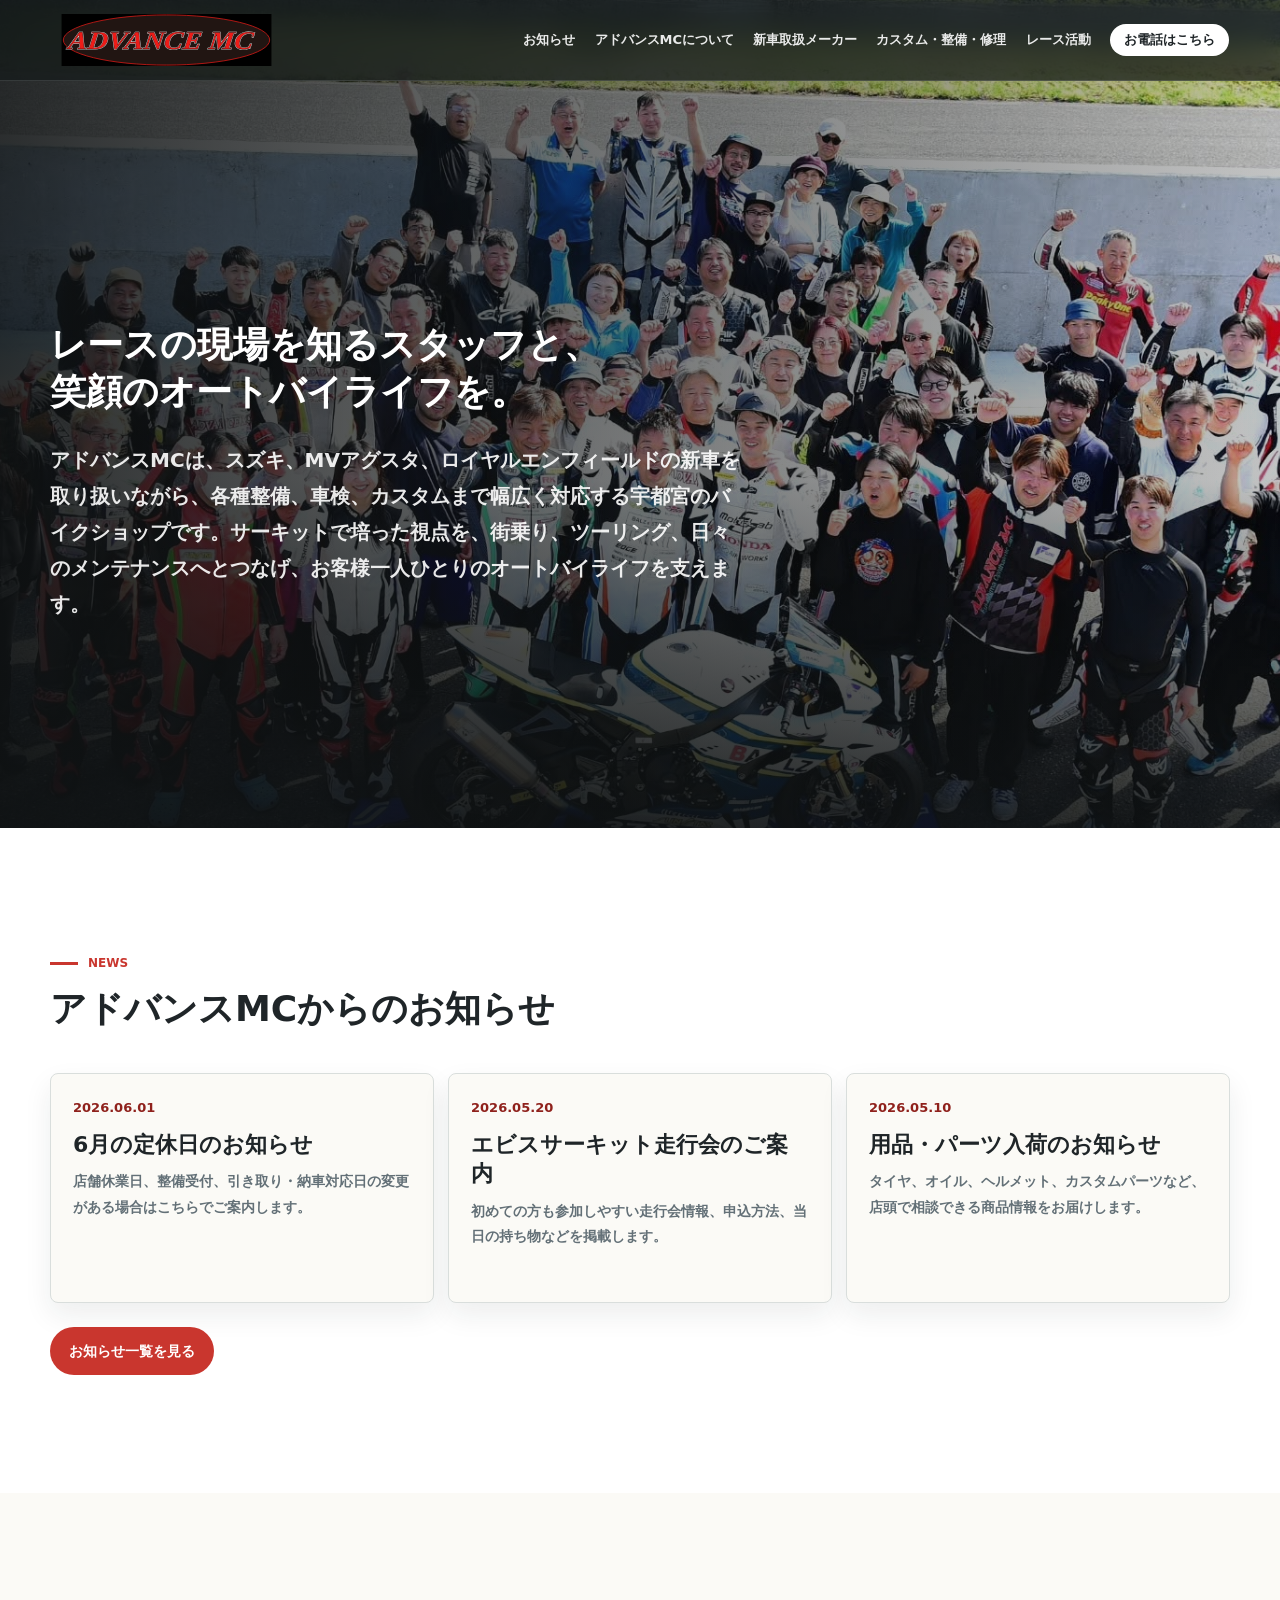
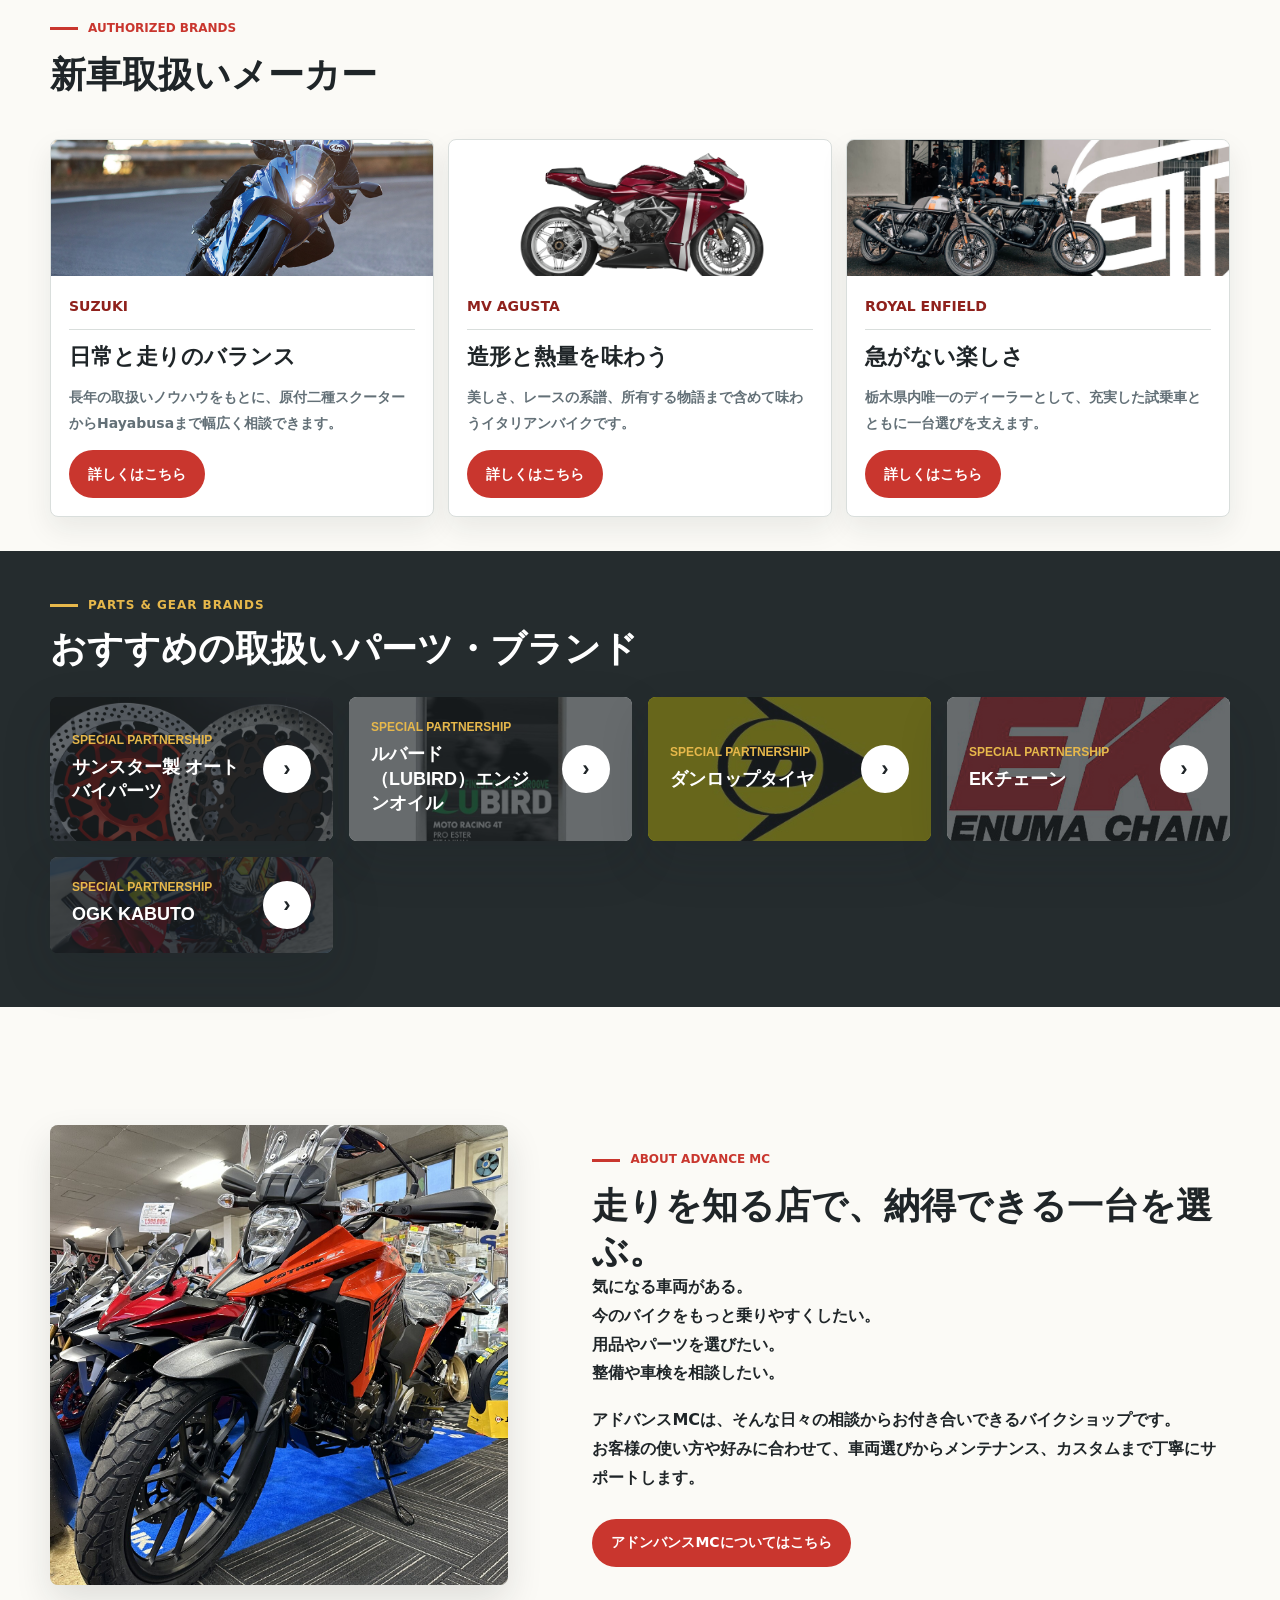
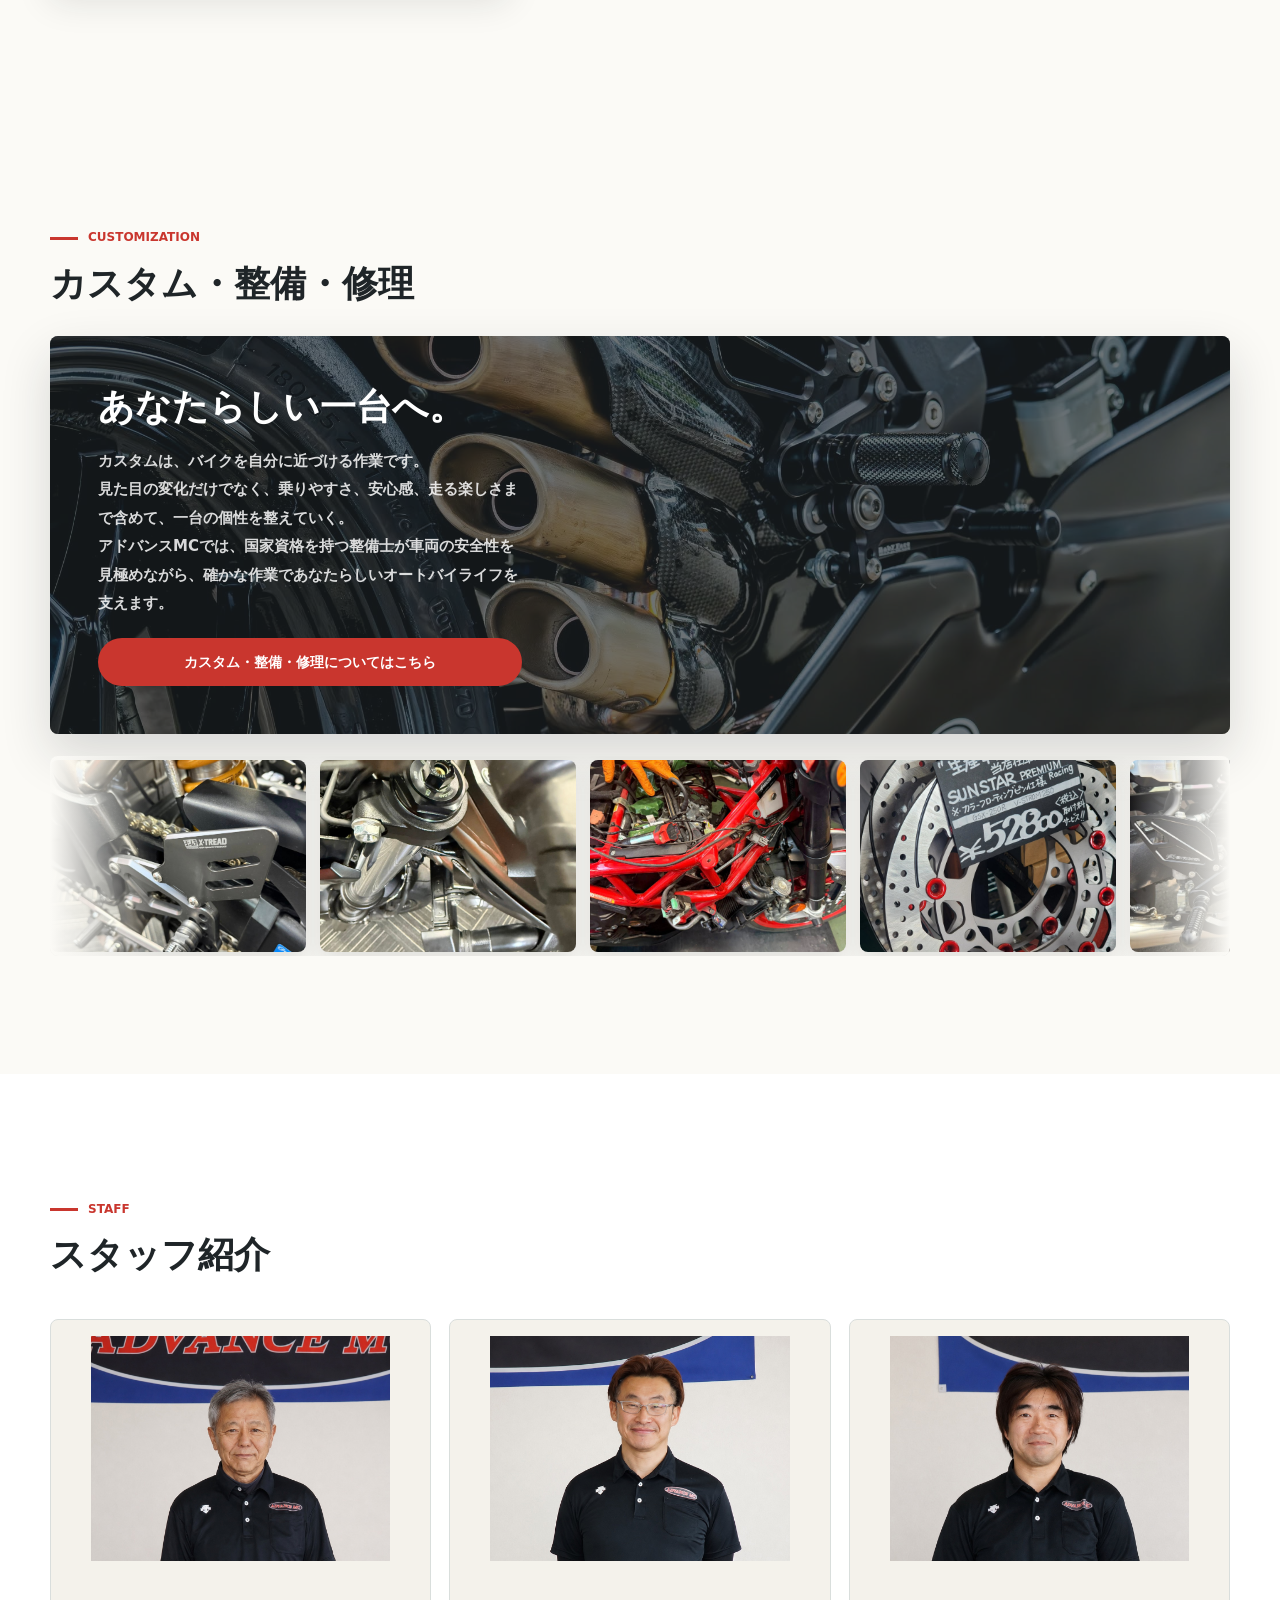
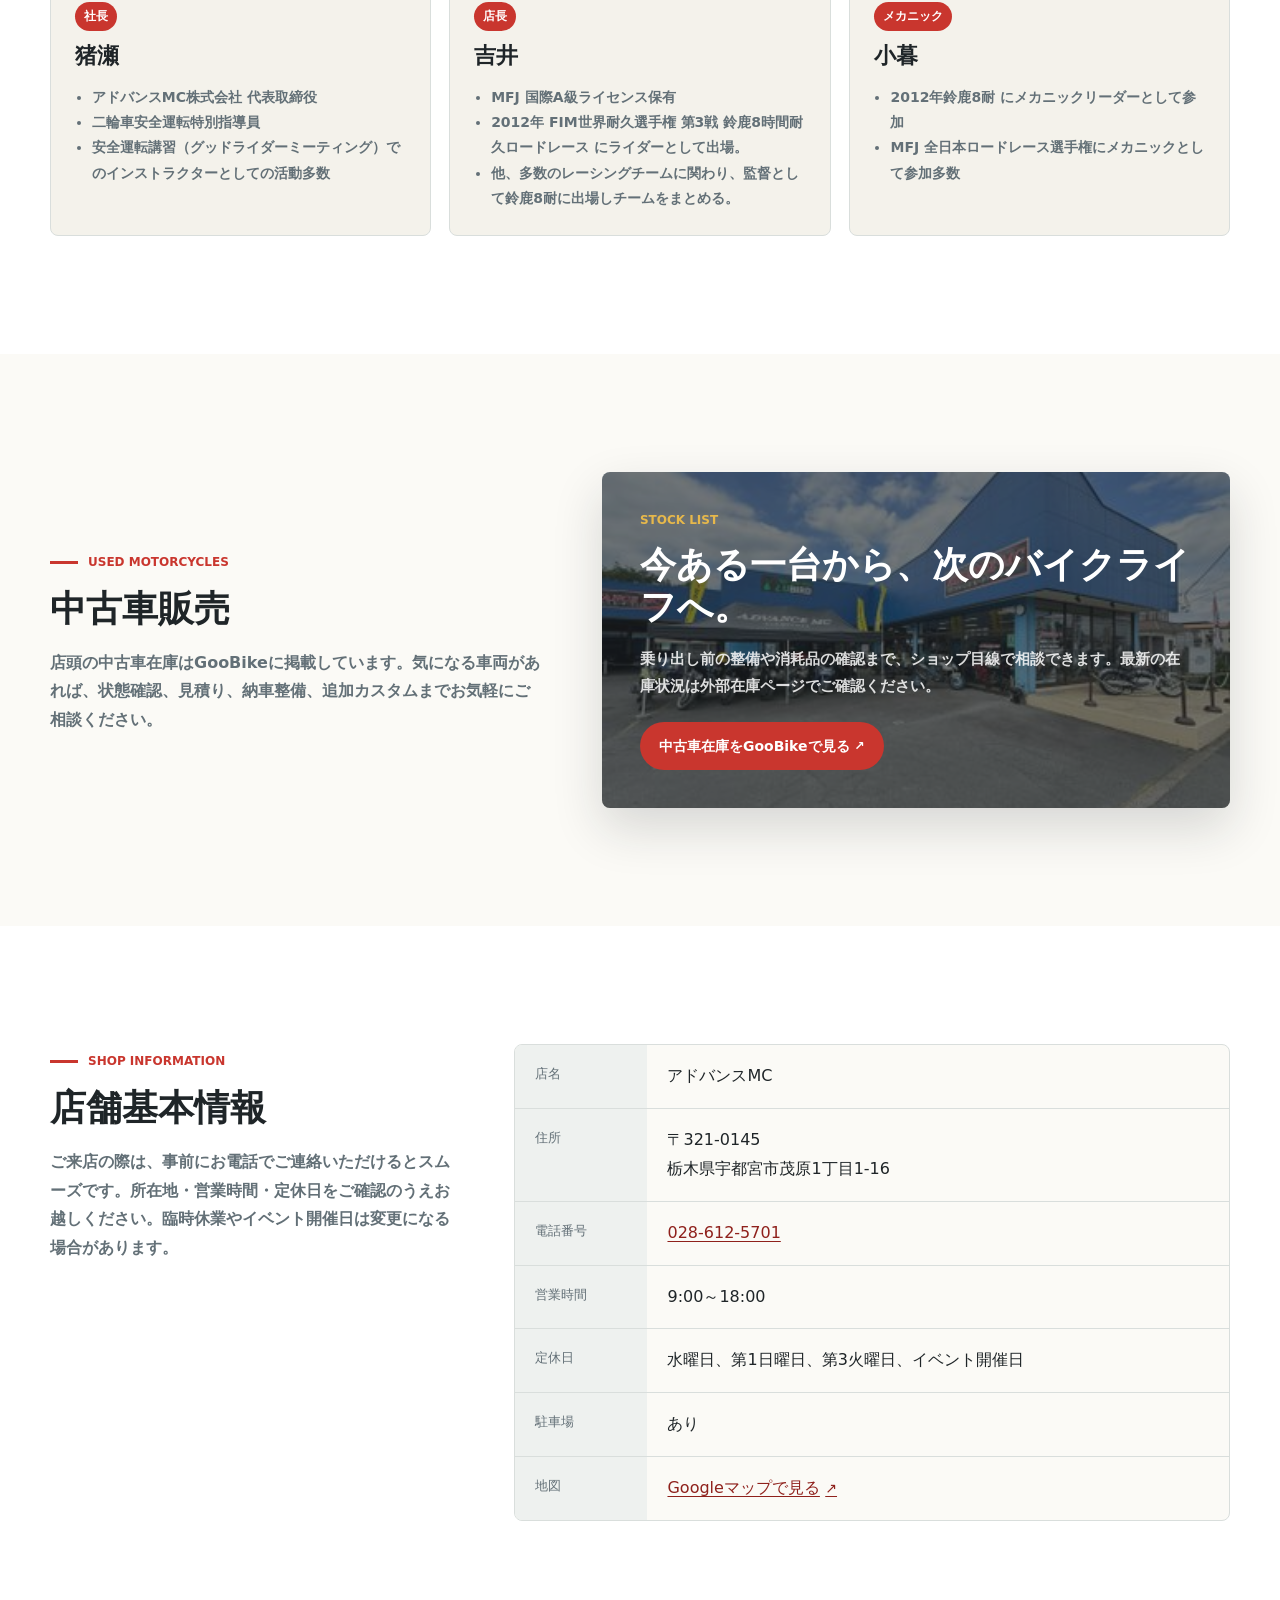
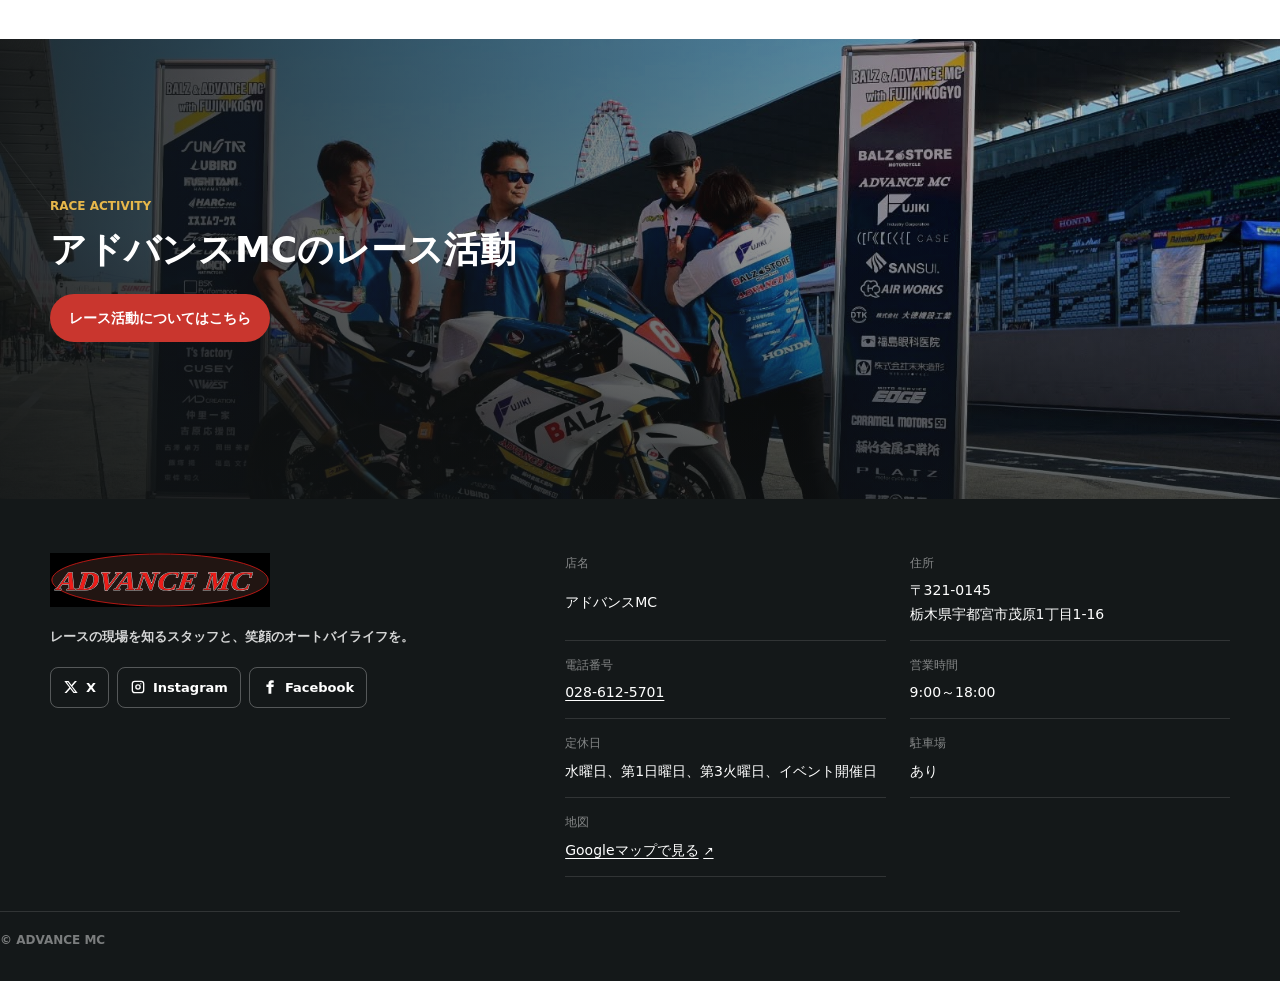
<file: index.html>
<!doctype html>
<html lang="ja">
<head>
  <meta charset="utf-8">
  <meta name="viewport" content="width=device-width, initial-scale=1">
  <title>アドバンスMC | レースの現場を知るスタッフと、笑顔のオートバイライフを。</title>
  <meta name="description" content="栃木県宇都宮市のバイクショップ、アドバンスMCのトップページデザイン案。レース経験を日常のバイクライフへつなげる、相談しやすい地域のショップです。">
  <link rel="icon" href="data:image/svg+xml,%3Csvg xmlns='http://www.w3.org/2000/svg' viewBox='0 0 64 64'%3E%3Ccircle cx='32' cy='32' r='30' fill='%23c9362e'/%3E%3Ctext x='32' y='38' text-anchor='middle' font-family='Arial,sans-serif' font-size='18' font-weight='700' fill='white'%3EMC%3C/text%3E%3C/svg%3E">
  <link rel="stylesheet" href="assets/site.css">
</head>
<body>
  <header class="site-header">
    <a class="brand" href="#top" aria-label="アドバンスMC トップへ">
      <img class="brand-logo" src="assets/advance-mc-logo.svg" alt="ADVANCE MC">
    </a>
    <button class="menu-toggle" type="button" aria-expanded="false" aria-controls="site-nav" aria-label="メニューを開く">
      <span></span>
      <span></span>
      <span></span>
    </button>
    <nav class="nav" id="site-nav" aria-label="主要ナビゲーション">
      <a href="info.html">お知らせ</a>
      <a href="about.html">アドバンスMCについて</a>
      <a href="#makers">新車取扱メーカー</a>
      <a href="service.html">カスタム・整備・修理</a>
      <a href="race.html">レース活動</a>
      <a class="tel" href="tel:0286125701">お電話はこちら</a>
    </nav>
  </header>

  <main id="top">
    <section class="hero" aria-label="アドバンスMC メインビジュアル">
      <div class="hero-slideshow" aria-hidden="true">
        <img class="hero-slide is-active" src="assets/hero-slide-1.jpg" alt="">
        <img class="hero-slide" src="assets/hero-slide-2.jpg" alt="">
        <img class="hero-slide" src="assets/hero-slide-3.jpg" alt="">
        <img class="hero-slide" src="assets/hero-slide-4.jpg" alt="">
        <img class="hero-slide" src="assets/hero-slide-5.jpg" alt="">
      </div>
      <div class="hero-inner">
        <h1>レースの現場を知るスタッフと、<br>笑顔のオートバイライフを。</h1>
        <p class="hero-lead">
          アドバンスMCは、スズキ、MVアグスタ、ロイヤルエンフィールドの新車を取り扱いながら、各種整備、車検、カスタムまで幅広く対応する宇都宮のバイクショップです。サーキットで培った視点を、街乗り、ツーリング、日々のメンテナンスへとつなげ、お客様一人ひとりのオートバイライフを支えます。
        </p>
      </div>
    </section>

    <section class="news" id="news">
      <div class="wrap">
        <div class="section-head news-head">
          <div>
            <span class="section-label">NEWS</span>
            <h2>アドバンスMCからのお知らせ</h2>
          </div>
        </div>
        <div class="news-list" aria-label="最新のお知らせ">
          <article class="news-card">
            <time datetime="2026-06-01">2026.06.01</time>
            <h3><a href="info-20260601.html">6月の定休日のお知らせ</a></h3>
            <p>店舗休業日、整備受付、引き取り・納車対応日の変更がある場合はこちらでご案内します。</p>
          </article>
          <article class="news-card">
            <time datetime="2026-05-20">2026.05.20</time>
            <h3><a href="info-20260520.html">エビスサーキット走行会のご案内</a></h3>
            <p>初めての方も参加しやすい走行会情報、申込方法、当日の持ち物などを掲載します。</p>
          </article>
          <article class="news-card">
            <time datetime="2026-05-10">2026.05.10</time>
            <h3><a href="info-20260510.html">用品・パーツ入荷のお知らせ</a></h3>
            <p>タイヤ、オイル、ヘルメット、カスタムパーツなど、店頭で相談できる商品情報をお届けします。</p>
          </article>
        </div>
        <a class="button news-link" href="info.html">お知らせ一覧を見る</a>
      </div>
    </section>

    <section class="makers" id="makers">
      <div class="wrap">
        <div class="section-head">
          <div>
            <span class="section-label">AUTHORIZED BRANDS</span>
            <h2>新車取扱いメーカー</h2>
          </div>
        </div>
        <div class="maker-grid">
          <article class="maker-card">
            <a class="maker-image-link" href="suzuki.html" aria-label="SUZUKIの詳細を見る">
              <img src="assets/maker-suzuki.jpg" alt="SUZUKI GSX-8F">
            </a>
            <div>
              <span class="maker-tag">SUZUKI</span>
              <h3>日常と走りのバランス</h3>
              <p>長年の取扱いノウハウをもとに、原付二種スクーターからHayabusaまで幅広く相談できます。</p>
              <a class="button maker-link" href="suzuki.html">詳しくはこちら</a>
            </div>
          </article>
          <article class="maker-card">
            <a class="maker-image-link" href="mv-agusta.html" aria-label="MV AGUSTAの詳細を見る">
              <img src="assets/maker-mv-agusta.png" alt="MV AGUSTA Superveloce">
            </a>
            <div>
              <span class="maker-tag">MV AGUSTA</span>
              <h3>造形と熱量を味わう</h3>
              <p>美しさ、レースの系譜、所有する物語まで含めて味わうイタリアンバイクです。</p>
              <a class="button maker-link" href="mv-agusta.html">詳しくはこちら</a>
            </div>
          </article>
          <article class="maker-card">
            <a class="maker-image-link" href="royal-enfield.html" aria-label="ROYAL ENFIELDの詳細を見る">
              <img src="assets/maker-royal-enfield.jpg" alt="ROYAL ENFIELD Continental GT 650">
            </a>
            <div>
              <span class="maker-tag">ROYAL ENFIELD</span>
              <h3>急がない楽しさ</h3>
              <p>栃木県内唯一のディーラーとして、充実した試乗車とともに一台選びを支えます。</p>
              <a class="button maker-link" href="royal-enfield.html">詳しくはこちら</a>
            </div>
          </article>
        </div>
      </div>
    </section>

    <div class="partnership-link">
      <div class="partnership-head">
        <span>PARTS & GEAR BRANDS</span>
        <h2>おすすめの取扱いパーツ・ブランド</h2>
      </div>
      <div class="partnership-item">
        <button class="partnership-card is-sunstar" type="button" aria-expanded="false" aria-controls="partnership-sunstar">
          <div>
            <span>SPECIAL PARTNERSHIP</span>
            <strong>サンスター製 オートバイパーツ</strong>
          </div>
          <span class="partnership-arrow" aria-hidden="true">›</span>
        </button>
      </div>
      <div class="partnership-item">
        <button class="partnership-card is-lubird" type="button" aria-expanded="false" aria-controls="partnership-lubird">
          <div>
            <span>SPECIAL PARTNERSHIP</span>
            <strong>ルバード（LUBIRD）エンジンオイル</strong>
          </div>
          <span class="partnership-arrow" aria-hidden="true">›</span>
        </button>
      </div>
      <div class="partnership-item">
        <button class="partnership-card is-dunlop" type="button" aria-expanded="false" aria-controls="partnership-dunlop">
          <div>
            <span>SPECIAL PARTNERSHIP</span>
            <strong>ダンロップタイヤ</strong>
          </div>
          <span class="partnership-arrow" aria-hidden="true">›</span>
        </button>
      </div>
      <div class="partnership-item">
        <button class="partnership-card is-ek" type="button" aria-expanded="false" aria-controls="partnership-ek">
          <div>
            <span>SPECIAL PARTNERSHIP</span>
            <strong>EKチェーン</strong>
          </div>
          <span class="partnership-arrow" aria-hidden="true">›</span>
        </button>
      </div>
      <div class="partnership-item">
        <button class="partnership-card is-ogk" type="button" aria-expanded="false" aria-controls="partnership-ogk">
          <div>
            <span>SPECIAL PARTNERSHIP</span>
            <strong>OGK KABUTO</strong>
          </div>
          <span class="partnership-arrow" aria-hidden="true">›</span>
        </button>
      </div>
      <div class="partnership-detail" id="partnership-sunstar" hidden>
        <img src="assets/kunimi-sunstar-banner.jpg" alt="サンスター製ブレーキディスク">
        <div class="partnership-detail-body">
          <h3>制動まわりを、安心して楽しめる状態へ。</h3>
          <p>街乗りやツーリングでも、ブレーキのタッチや安心感は走る楽しさに直結します。車両や使い方に合わせて、サンスター製ブレーキディスクの販売・取付を提案します。</p>
          <p>純正交換だけでなく、使用環境、走行距離、パッドとの相性、今後のメンテナンス性まで確認しながら、無理のないアップデートとして案内します。</p>
          <a class="button partnership-detail-link" href="https://www.sunstar-kc.jp/" target="_blank" rel="noopener">ブランド公式サイトへ</a>
        </div>
      </div>
      <div class="partnership-detail" id="partnership-lubird" hidden>
        <img src="assets/lubird-engine-oil-banner.jpg" alt="ルバードエンジンオイル">
        <div class="partnership-detail-body">
          <h3>エンジンを守ることから、走る気持ちよさを考える。</h3>
          <p>日常の街乗りからスポーツ走行まで、使い方に合わせたオイル選びはバイクとの付き合い方を変えます。交換時期や走行環境も含めて相談できます。</p>
          <p>通勤、ツーリング、サーキット走行など、熱の入り方や回転域は人によって異なります。車両状態を見ながら、安心して続けられる交換サイクルも含めて提案します。</p>
          <a class="button partnership-detail-link" href="https://www.ftkoil.com/" target="_blank" rel="noopener">ブランド公式サイトへ</a>
        </div>
      </div>
      <div class="partnership-detail" id="partnership-dunlop" hidden>
        <img src="assets/dunlop-tire-banner.jpg" alt="ダンロップ二輪タイヤ">
        <div class="partnership-detail-body">
          <h3>走り方に合わせて、タイヤの選択肢を広げる。</h3>
          <p>ツーリング、スポーツ走行、アドベンチャー、オフロードまで、タイヤは一台の性格を大きく左右します。走る場所とペースに合わせて選びます。</p>
          <p>グリップ、ライフ、雨天時の安心感、乗り心地のバランスを確認し、今の使い方に合う銘柄を一緒に絞り込みます。交換後の空気圧管理も含めて相談できます。</p>
          <a class="button partnership-detail-link" href="https://dunlop-motorcycletyres.com/" target="_blank" rel="noopener">ブランド公式サイトへ</a>
        </div>
      </div>
      <div class="partnership-detail" id="partnership-ek" hidden>
        <img src="assets/hero-slide-4.jpg" alt="ドライブチェーンと駆動まわりの整備提案">
        <div class="partnership-detail-body">
          <h3>駆動まわりを整えて、走りの気持ちよさを保つ。</h3>
          <p>チェーンはエンジンの力を後輪へ伝える大切な部品です。摩耗や張り、給油状態まで含めて確認し、車両や走り方に合うチェーン選びと交換を提案します。</p>
          <p>スプロケットの摩耗、清掃・給油の頻度、走行音や加減速時の違和感も確認しながら、駆動系全体で気持ちよく走れる状態を整えます。</p>
          <a class="button partnership-detail-link" href="https://www.enuma.co.jp/" target="_blank" rel="noopener">ブランド公式サイトへ</a>
        </div>
      </div>
      <div class="partnership-detail" id="partnership-ogk" hidden>
        <img src="assets/ogk-kabuto-slide.jpg" alt="ヘルメットとライディング用品の提案">
        <div class="partnership-detail-body">
          <h3>かぶり心地と安心感を、ライディングの土台に。</h3>
          <p>ヘルメットは安全性だけでなく、長時間の快適さや視界、空力も大切です。街乗りからスポーツ走行まで、使い方に合う選択を支えます。</p>
          <p>サイズ感、頬まわりのフィット、メガネやインカムとの相性など、実際の使い勝手も大切にしながら、無理なく使い続けられる一品を案内します。</p>
          <a class="button partnership-detail-link" href="https://www.ogkkabuto.co.jp/motorcycle/" target="_blank" rel="noopener">ブランド公式サイトへ</a>
        </div>
      </div>
    </div>

    <section class="story" id="concept">
      <div class="wrap story-grid">
        <div class="photo-stack" aria-label="店舗とスタッフの写真イメージ">
          <figure class="photo photo-large">
            <img src="assets/about-bike-selection.jpg" alt="店内に並ぶアドバンスMC取扱いバイク">
          </figure>
        </div>
        <div class="story-body">
          <span class="section-label">ABOUT ADVANCE MC</span>
          <h2>走りを知る店で、納得できる一台を選ぶ。</h2>
          <p>
            気になる車両がある。<br>
            今のバイクをもっと乗りやすくしたい。<br>
            用品やパーツを選びたい。<br>
            整備や車検を相談したい。
          </p>
          <p>
            アドバンスMCは、そんな日々の相談からお付き合いできるバイクショップです。<br>
            お客様の使い方や好みに合わせて、車両選びからメンテナンス、カスタムまで丁寧にサポートします。
          </p>
          <a class="button story-link" href="about.html">アドンバンスMCについてはこちら</a>
        </div>
      </div>
    </section>

    <section class="parts" id="parts">
      <div class="wrap">
        <div class="customization-head">
          <div>
            <span class="section-label">CUSTOMIZATION</span>
            <h2>カスタム・整備・修理</h2>
          </div>
        </div>
        <a class="custom-link-panel" href="service.html">
          <img src="assets/customization-main.jpg" alt="カスタム作業中のオートバイ">
          <div class="custom-link-content">
            <strong>あなたらしい一台へ。</strong>
            <p>
              カスタムは、バイクを自分に近づける作業です。<br>
              見た目の変化だけでなく、乗りやすさ、安心感、走る楽しさまで含めて、一台の個性を整えていく。<br>
              アドバンスMCでは、国家資格を持つ整備士が車両の安全性を見極めながら、確かな作業であなたらしいオートバイライフを支えます。
            </p>
            <span class="button custom-link-button">カスタム・整備・修理についてはこちら</span>
          </div>
        </a>
        <div class="custom-thumbnail-loop" aria-label="カスタムされたバイクのイメージ">
          <div class="custom-thumbnail-track">
            <img src="assets/custom-fb-1.jpg" alt="アドバンスMCのカスタムバイク写真">
            <img src="assets/custom-fb-2.jpg" alt="アドバンスMCのカスタムバイク写真">
            <img src="assets/custom-fb-3.jpg" alt="アドバンスMCのカスタムバイク写真">
            <img src="assets/custom-fb-4.jpg" alt="アドバンスMCのカスタムバイク写真">
            <img src="assets/custom-fb-5.jpg" alt="アドバンスMCのカスタムバイク写真">
            <img src="assets/custom-fb-6.jpg" alt="アドバンスMCのカスタムバイク写真">
            <img src="assets/custom-loop-1.jpg" alt="カスタムされたカフェレーサーの全体像">
            <img src="assets/custom-loop-2.jpg" alt="カスタムされたバイクのサイドビュー">
            <img src="assets/custom-loop-3.jpg" alt="クラシックなカスタムバイクの全体像">
            <img src="assets/custom-loop-4.jpg" alt="カフェレーサースタイルのバイク">
            <img src="assets/custom-loop-5.jpg" alt="カスタムバイクの横姿">
            <img src="assets/custom-loop-6.jpg" alt="レーサー仕様のクラシックバイク">
            <img src="assets/custom-fb-1.jpg" alt="" aria-hidden="true">
            <img src="assets/custom-fb-2.jpg" alt="" aria-hidden="true">
            <img src="assets/custom-fb-3.jpg" alt="" aria-hidden="true">
            <img src="assets/custom-fb-4.jpg" alt="" aria-hidden="true">
            <img src="assets/custom-fb-5.jpg" alt="" aria-hidden="true">
            <img src="assets/custom-fb-6.jpg" alt="" aria-hidden="true">
            <img src="assets/custom-loop-1.jpg" alt="" aria-hidden="true">
            <img src="assets/custom-loop-2.jpg" alt="" aria-hidden="true">
            <img src="assets/custom-loop-3.jpg" alt="" aria-hidden="true">
            <img src="assets/custom-loop-4.jpg" alt="" aria-hidden="true">
            <img src="assets/custom-loop-5.jpg" alt="" aria-hidden="true">
            <img src="assets/custom-loop-6.jpg" alt="" aria-hidden="true">
          </div>
        </div>
      </div>
    </section>

    <section class="staff" id="staff">
      <div class="wrap">
        <div class="section-head">
          <div>
            <span class="section-label">STAFF</span>
            <h2>スタッフ紹介</h2>
          </div>
        </div>
        <div class="staff-grid">
          <article class="staff-card">
            <figure class="staff-photo">
              <img src="assets/staff-inose.jpg?v=20260610" alt="社長 猪瀬の顔写真">
            </figure>
            <div class="staff-profile">
              <span class="staff-role">社長</span>
              <h3>猪瀬</h3>
              <ul>
                <li>アドバンスMC株式会社 代表取締役</li>
                <li>二輪車安全運転特別指導員</li>
                <li>安全運転講習（グッドライダーミーティング）でのインストラクターとしての活動多数</li>
              </ul>
            </div>
          </article>
          <article class="staff-card">
            <figure class="staff-photo">
              <img src="assets/staff-yoshii.jpg?v=20260610" alt="店長 吉井の顔写真">
            </figure>
            <div class="staff-profile">
              <span class="staff-role">店長</span>
              <h3>吉井</h3>
              <ul>
                <li>MFJ 国際A級ライセンス保有</li>
                <li>2012年 FIM世界耐久選手権 第3戦 鈴鹿8時間耐久ロードレース にライダーとして出場。</li>
                <li>他、多数のレーシングチームに関わり、監督として鈴鹿8耐に出場しチームをまとめる。</li>
              </ul>
            </div>
          </article>
          <article class="staff-card">
            <figure class="staff-photo">
              <img src="assets/staff-kogure.jpg?v=20260610" alt="メカニック 小暮の顔写真">
            </figure>
            <div class="staff-profile">
              <span class="staff-role">メカニック</span>
              <h3>小暮</h3>
              <ul>
                <li>2012年鈴鹿8耐 にメカニックリーダーとして参加</li>
                <li>MFJ 全日本ロードレース選手権にメカニックとして参加多数</li>
              </ul>
            </div>
          </article>
        </div>
      </div>
    </section>

    <section class="used-bikes" id="used-bikes">
      <div class="wrap used-bikes-layout">
        <div>
          <span class="section-label">USED MOTORCYCLES</span>
          <h2>中古車販売</h2>
          <p>
            店頭の中古車在庫はGooBikeに掲載しています。気になる車両があれば、状態確認、見積り、納車整備、追加カスタムまでお気軽にご相談ください。
          </p>
        </div>
        <a class="used-bikes-panel" href="https://www.goobike.com/shop/client_8400844/zaiko.html" target="_blank" rel="noopener">
          <span>STOCK LIST</span>
          <strong>今ある一台から、次のバイクライフへ。</strong>
          <p>
            乗り出し前の整備や消耗品の確認まで、ショップ目線で相談できます。最新の在庫状況は外部在庫ページでご確認ください。
          </p>
          <span class="button used-bikes-link">中古車在庫をGooBikeで見る</span>
        </a>
      </div>
    </section>

    <section class="shop-info" id="shop-info">
      <div class="wrap shop-info-layout">
        <div>
          <span class="section-label">SHOP INFORMATION</span>
          <h2>店舗基本情報</h2>
          <p class="info-lead">
            ご来店の際は、事前にお電話でご連絡いただけるとスムーズです。所在地・営業時間・定休日をご確認のうえお越しください。臨時休業やイベント開催日は変更になる場合があります。
          </p>
        </div>
        <div>
          <dl class="info-table">
            <div class="info-row">
              <dt>店名</dt>
              <dd>アドバンスMC</dd>
            </div>
            <div class="info-row">
              <dt>住所</dt>
              <dd>〒321-0145<br>栃木県宇都宮市茂原1丁目1-16</dd>
            </div>
            <div class="info-row">
              <dt>電話番号</dt>
              <dd><a href="tel:0286125701">028-612-5701</a></dd>
            </div>
            <div class="info-row">
              <dt>営業時間</dt>
              <dd>9:00～18:00</dd>
            </div>
            <div class="info-row">
              <dt>定休日</dt>
              <dd>水曜日、第1日曜日、第3火曜日、イベント開催日</dd>
            </div>
            <div class="info-row">
              <dt>駐車場</dt>
              <dd>あり</dd>
            </div>
            <div class="info-row">
              <dt>地図</dt>
              <dd><a href="https://www.google.com/maps/search/?api=1&query=36.4797133017,139.871395081" target="_blank" rel="noopener">Googleマップで見る</a></dd>
            </div>
          </dl>
        </div>
      </div>
    </section>

    <section class="race-activity" id="race" aria-label="アドバンスMCのレース活動">
      <a class="race-activity-band" href="race.html">
        <img src="assets/race-activity-main.jpg" alt="アドバンスMCのレース活動">
        <span>RACE ACTIVITY</span>
        <strong>アドバンスMCのレース活動</strong>
        <span class="button race-activity-link">レース活動についてはこちら</span>
      </a>
    </section>

    <footer class="site-footer">
      <div class="wrap footer-inner">
        <div>
          <img class="footer-logo" src="assets/advance-mc-logo.svg" alt="ADVANCE MC">
          <p class="footer-copy">
            レースの現場を知るスタッフと、笑顔のオートバイライフを。
          </p>
          <div class="footer-social" aria-label="SNSリンク">
            <a href="https://x.com/advancemc4ce?lang=ja" target="_blank" rel="noopener">
              <svg aria-hidden="true" viewBox="0 0 24 24">
                <path d="M17.8 3h3.1l-6.8 7.8L22 21h-6.2l-4.9-6.4L5.3 21H2.2l7.3-8.4L2 3h6.3l4.4 5.9L17.8 3Zm-1.1 16.2h1.7L7.4 4.7H5.6l11.1 14.5Z"/>
              </svg>
              X
            </a>
            <a href="https://www.instagram.com/advance_mc/" target="_blank" rel="noopener">
              <svg aria-hidden="true" viewBox="0 0 24 24">
                <path d="M7.2 2.5h9.6a4.7 4.7 0 0 1 4.7 4.7v9.6a4.7 4.7 0 0 1-4.7 4.7H7.2a4.7 4.7 0 0 1-4.7-4.7V7.2a4.7 4.7 0 0 1 4.7-4.7Zm0 2A2.7 2.7 0 0 0 4.5 7.2v9.6a2.7 2.7 0 0 0 2.7 2.7h9.6a2.7 2.7 0 0 0 2.7-2.7V7.2a2.7 2.7 0 0 0-2.7-2.7H7.2Zm4.8 3.3a4.2 4.2 0 1 1 0 8.4 4.2 4.2 0 0 1 0-8.4Zm0 2a2.2 2.2 0 1 0 0 4.4 2.2 2.2 0 0 0 0-4.4Zm5.2-2.6a1 1 0 1 1-2 0 1 1 0 0 1 2 0Z"/>
              </svg>
              Instagram
            </a>
            <a href="https://www.facebook.com/advancemc?locale=ja_JP" target="_blank" rel="noopener">
              <svg aria-hidden="true" viewBox="0 0 24 24">
                <path d="M14 8.1V6.6c0-.7.5-.9 1-.9h2.6V2.2L14.5 2c-3.1 0-4.8 1.9-4.8 5v1.1H6.6v3.9h3.1V22H14v-10h3.2l.5-3.9H14Z"/>
              </svg>
              Facebook
            </a>
          </div>
        </div>
        <dl class="footer-info">
          <div>
            <dt>店名</dt>
            <dd>アドバンスMC</dd>
          </div>
          <div>
            <dt>住所</dt>
            <dd>〒321-0145<br>栃木県宇都宮市茂原1丁目1-16</dd>
          </div>
          <div>
            <dt>電話番号</dt>
            <dd><a href="tel:0286125701">028-612-5701</a></dd>
          </div>
          <div>
            <dt>営業時間</dt>
            <dd>9:00～18:00</dd>
          </div>
          <div>
            <dt>定休日</dt>
            <dd>水曜日、第1日曜日、第3火曜日、イベント開催日</dd>
          </div>
          <div>
            <dt>駐車場</dt>
            <dd>あり</dd>
          </div>
          <div>
            <dt>地図</dt>
            <dd><a href="https://www.google.com/maps/search/?api=1&query=36.4797133017,139.871395081" target="_blank" rel="noopener">Googleマップで見る</a></dd>
          </div>
        </dl>
      </div>
      <p class="wrap copyright">© ADVANCE MC</p>
    </footer>
  </main>

  <script src="assets/site.js"></script>
</body>
</html>
</file>
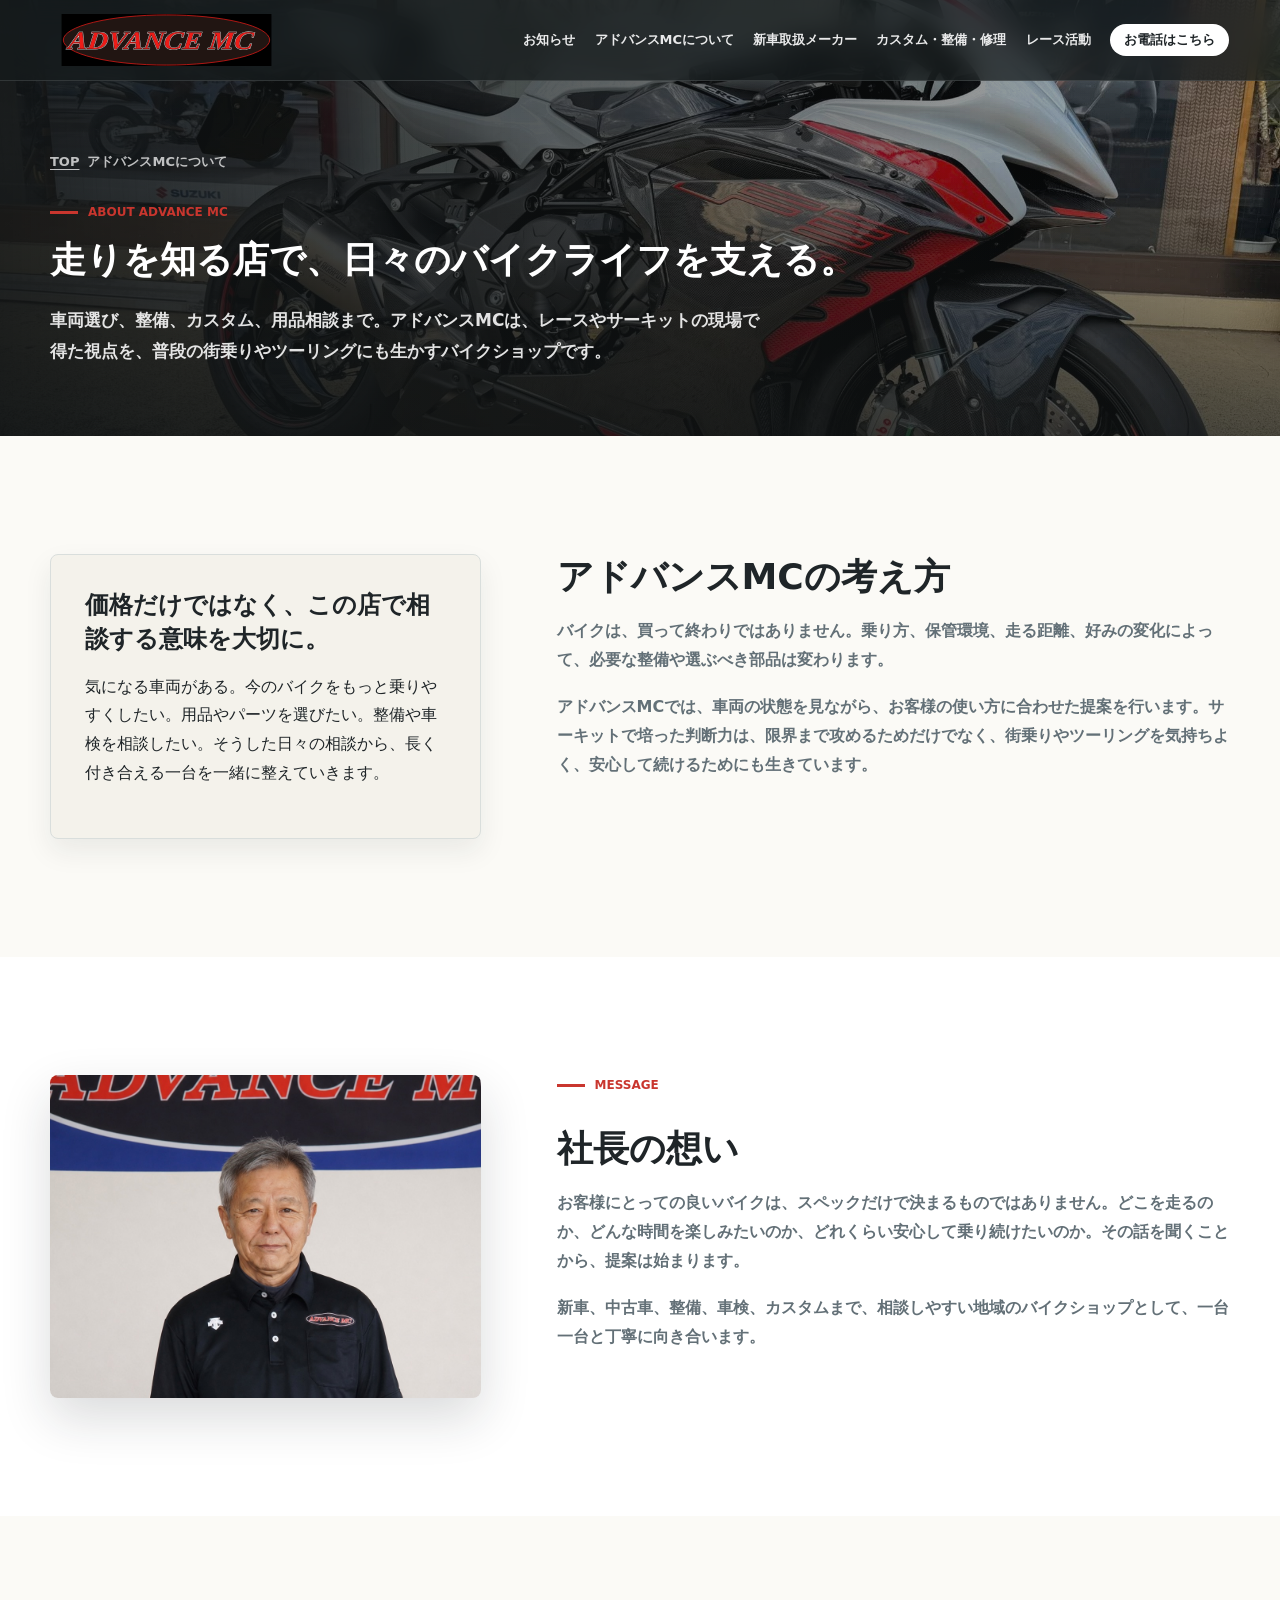
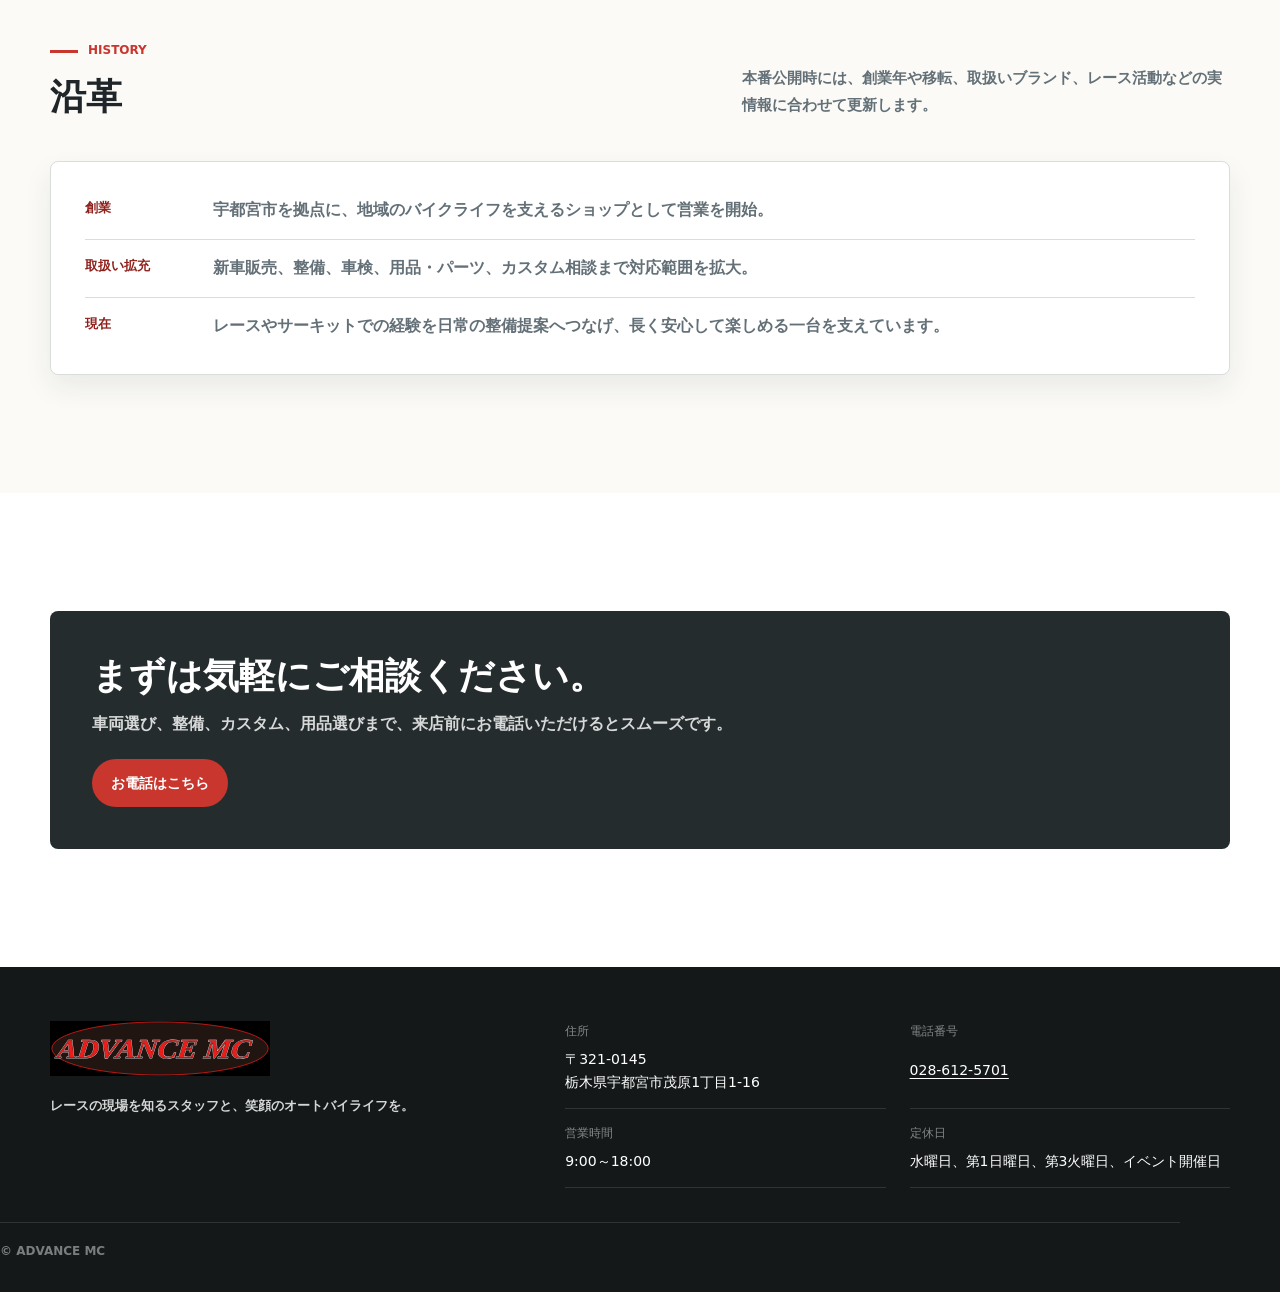
<file: about.html>
<!doctype html>
<html lang="ja">
<head>
  <meta charset="utf-8">
  <meta name="viewport" content="width=device-width, initial-scale=1">
  <title>アドバンスMCについて | アドバンスMC</title>
  <meta name="description" content="宇都宮市のバイクショップ、アドバンスMCのコンセプト、社長の想い、店舗の歩みを紹介します。">
  <link rel="icon" href="data:image/svg+xml,%3Csvg xmlns='http://www.w3.org/2000/svg' viewBox='0 0 64 64'%3E%3Ccircle cx='32' cy='32' r='30' fill='%23c9362e'/%3E%3Ctext x='32' y='38' text-anchor='middle' font-family='Arial,sans-serif' font-size='18' font-weight='700' fill='white'%3EMC%3C/text%3E%3C/svg%3E">
  <link rel="stylesheet" href="assets/site.css">
</head>
<body>
  <header class="site-header">
    <a class="brand" href="index.html" aria-label="アドバンスMC トップへ">
      <img class="brand-logo" src="assets/advance-mc-logo.svg" alt="ADVANCE MC">
    </a>
    <button class="menu-toggle" type="button" aria-expanded="false" aria-controls="site-nav" aria-label="メニューを開く">
      <span></span><span></span><span></span>
    </button>
    <nav class="nav" id="site-nav" aria-label="主要ナビゲーション">
      <a href="info.html">お知らせ</a>
      <a href="about.html">アドバンスMCについて</a>
      <a href="index.html#makers">新車取扱メーカー</a>
      <a href="service.html">カスタム・整備・修理</a>
      <a href="race.html">レース活動</a>
      <a class="tel" href="tel:0286125701">お電話はこちら</a>
    </nav>
  </header>

  <main>
    <section class="page-hero">
      <img src="assets/hero-slide-5.jpg" alt="アドバンスMCの店舗とオートバイ">
      <div class="wrap">
        <div class="breadcrumb"><a href="index.html">TOP</a><span>アドバンスMCについて</span></div>
        <span class="section-label">ABOUT ADVANCE MC</span>
        <h1>走りを知る店で、日々のバイクライフを支える。</h1>
        <p>車両選び、整備、カスタム、用品相談まで。アドバンスMCは、レースやサーキットの現場で得た視点を、普段の街乗りやツーリングにも生かすバイクショップです。</p>
      </div>
    </section>

    <section class="page-section">
      <div class="wrap content-grid">
        <div class="lead-card">
          <strong>価格だけではなく、この店で相談する意味を大切に。</strong>
          <p>気になる車両がある。今のバイクをもっと乗りやすくしたい。用品やパーツを選びたい。整備や車検を相談したい。そうした日々の相談から、長く付き合える一台を一緒に整えていきます。</p>
        </div>
        <div class="content-block">
          <h2>アドバンスMCの考え方</h2>
          <p>バイクは、買って終わりではありません。乗り方、保管環境、走る距離、好みの変化によって、必要な整備や選ぶべき部品は変わります。</p>
          <p>アドバンスMCでは、車両の状態を見ながら、お客様の使い方に合わせた提案を行います。サーキットで培った判断力は、限界まで攻めるためだけでなく、街乗りやツーリングを気持ちよく、安心して続けるためにも生きています。</p>
        </div>
      </div>
    </section>

    <section class="page-section is-white">
      <div class="wrap content-grid">
        <div class="feature-image">
          <img src="assets/staff-inose.jpg?v=20260610" alt="アドバンスMC代表 猪瀬">
        </div>
        <div class="content-block">
          <span class="section-label">MESSAGE</span>
          <h2>社長の想い</h2>
          <p>お客様にとっての良いバイクは、スペックだけで決まるものではありません。どこを走るのか、どんな時間を楽しみたいのか、どれくらい安心して乗り続けたいのか。その話を聞くことから、提案は始まります。</p>
          <p>新車、中古車、整備、車検、カスタムまで、相談しやすい地域のバイクショップとして、一台一台と丁寧に向き合います。</p>
        </div>
      </div>
    </section>

    <section class="page-section">
      <div class="wrap">
        <div class="section-head">
          <div>
            <span class="section-label">HISTORY</span>
            <h2>沿革</h2>
          </div>
          <p class="section-copy">本番公開時には、創業年や移転、取扱いブランド、レース活動などの実情報に合わせて更新します。</p>
        </div>
        <dl class="timeline timeline-card">
          <div><dt>創業</dt><dd>宇都宮市を拠点に、地域のバイクライフを支えるショップとして営業を開始。</dd></div>
          <div><dt>取扱い拡充</dt><dd>新車販売、整備、車検、用品・パーツ、カスタム相談まで対応範囲を拡大。</dd></div>
          <div><dt>現在</dt><dd>レースやサーキットでの経験を日常の整備提案へつなげ、長く安心して楽しめる一台を支えています。</dd></div>
        </dl>
      </div>
    </section>

    <section class="page-section is-white">
      <div class="wrap cta-band">
        <h2>まずは気軽にご相談ください。</h2>
        <p>車両選び、整備、カスタム、用品選びまで、来店前にお電話いただけるとスムーズです。</p>
        <a class="button" href="tel:0286125701">お電話はこちら</a>
      </div>
    </section>
  </main>

  <footer class="site-footer">
    <div class="wrap footer-inner">
      <div>
        <img class="footer-logo" src="assets/advance-mc-logo.svg" alt="ADVANCE MC">
        <p class="footer-copy">レースの現場を知るスタッフと、笑顔のオートバイライフを。</p>
      </div>
      <dl class="footer-info">
        <div><dt>住所</dt><dd>〒321-0145<br>栃木県宇都宮市茂原1丁目1-16</dd></div>
        <div><dt>電話番号</dt><dd><a href="tel:0286125701">028-612-5701</a></dd></div>
        <div><dt>営業時間</dt><dd>9:00～18:00</dd></div>
        <div><dt>定休日</dt><dd>水曜日、第1日曜日、第3火曜日、イベント開催日</dd></div>
      </dl>
    </div>
    <p class="wrap copyright">© ADVANCE MC</p>
  </footer>
  <script src="assets/site.js"></script>
</body>
</html>
</file>
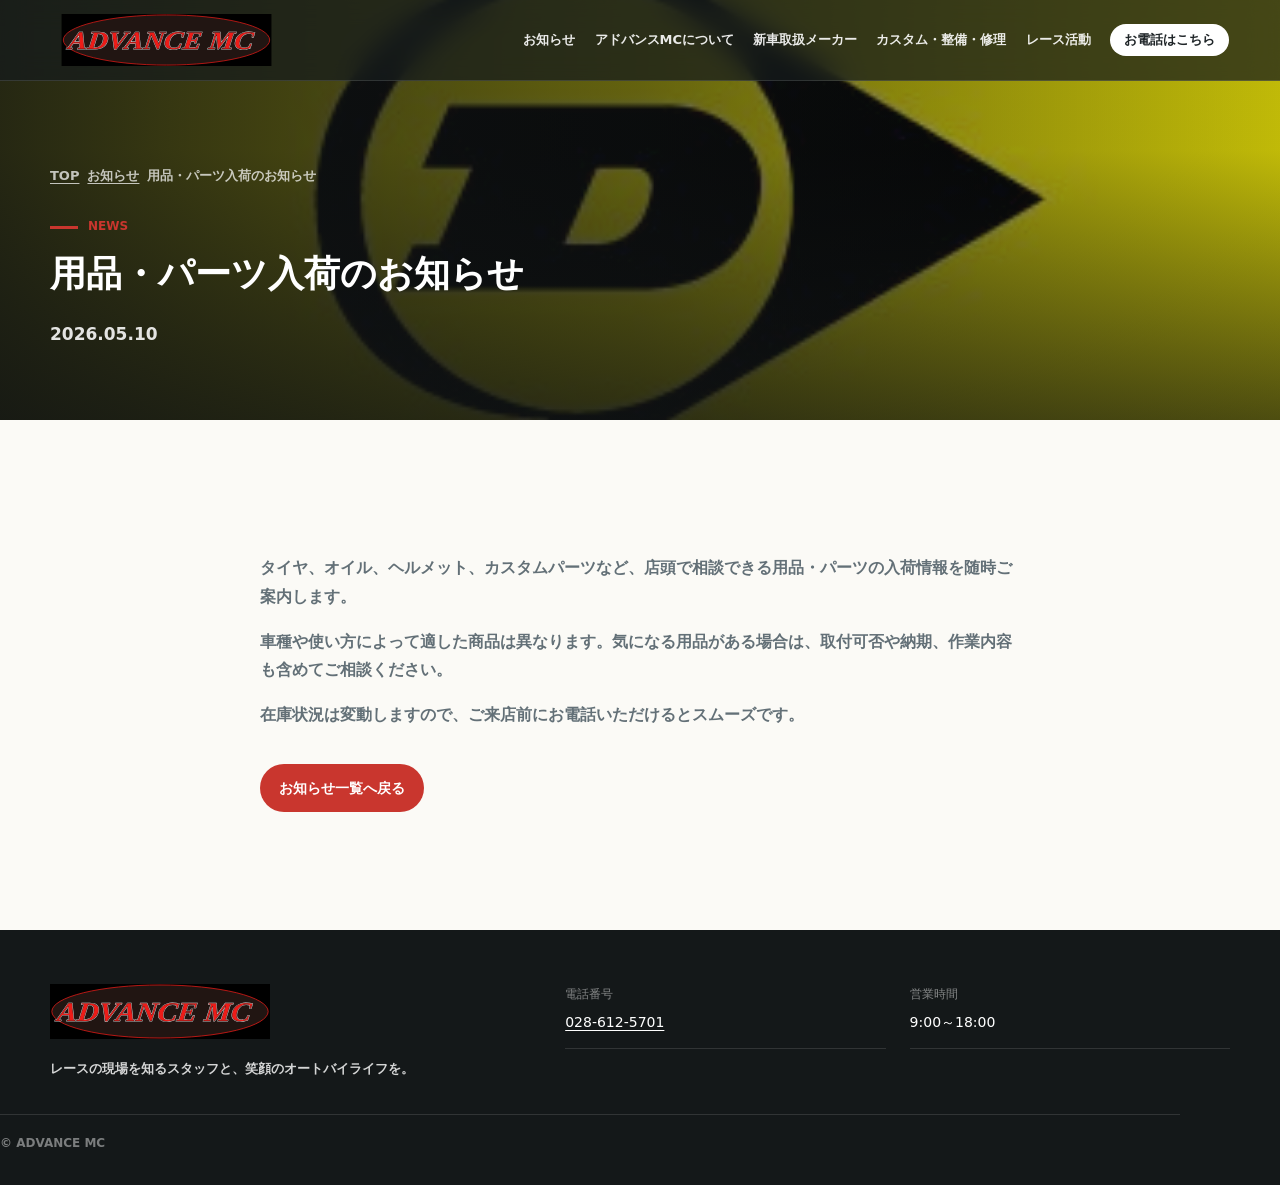
<file: info-20260510.html>
<!doctype html>
<html lang="ja">
<head>
  <meta charset="utf-8">
  <meta name="viewport" content="width=device-width, initial-scale=1">
  <title>用品・パーツ入荷のお知らせ | アドバンスMC</title>
  <meta name="description" content="用品、パーツ、タイヤ、オイル、ヘルメットなどの入荷情報についてのお知らせです。">
  <link rel="icon" href="data:image/svg+xml,%3Csvg xmlns='http://www.w3.org/2000/svg' viewBox='0 0 64 64'%3E%3Ccircle cx='32' cy='32' r='30' fill='%23c9362e'/%3E%3Ctext x='32' y='38' text-anchor='middle' font-family='Arial,sans-serif' font-size='18' font-weight='700' fill='white'%3EMC%3C/text%3E%3C/svg%3E">
  <link rel="stylesheet" href="assets/site.css">
</head>
<body>
  <header class="site-header"><a class="brand" href="index.html" aria-label="アドバンスMC トップへ"><img class="brand-logo" src="assets/advance-mc-logo.svg" alt="ADVANCE MC"></a><button class="menu-toggle" type="button" aria-expanded="false" aria-controls="site-nav" aria-label="メニューを開く"><span></span><span></span><span></span></button><nav class="nav" id="site-nav" aria-label="主要ナビゲーション"><a href="info.html">お知らせ</a><a href="about.html">アドバンスMCについて</a><a href="index.html#makers">新車取扱メーカー</a><a href="service.html">カスタム・整備・修理</a><a href="race.html">レース活動</a><a class="tel" href="tel:0286125701">お電話はこちら</a></nav></header>
  <main>
    <section class="page-hero"><img src="assets/dunlop-tire-banner.jpg" alt="タイヤと用品のイメージ"><div class="wrap"><div class="breadcrumb"><a href="index.html">TOP</a><a href="info.html">お知らせ</a><span>用品・パーツ入荷のお知らせ</span></div><span class="section-label">NEWS</span><h1>用品・パーツ入荷のお知らせ</h1><p class="article-date">2026.05.10</p></div></section>
    <section class="page-section"><div class="wrap article-body"><p>タイヤ、オイル、ヘルメット、カスタムパーツなど、店頭で相談できる用品・パーツの入荷情報を随時ご案内します。</p><p>車種や使い方によって適した商品は異なります。気になる用品がある場合は、取付可否や納期、作業内容も含めてご相談ください。</p><p>在庫状況は変動しますので、ご来店前にお電話いただけるとスムーズです。</p><a class="button" href="info.html">お知らせ一覧へ戻る</a></div></section>
  </main>
  <footer class="site-footer"><div class="wrap footer-inner"><div><img class="footer-logo" src="assets/advance-mc-logo.svg" alt="ADVANCE MC"><p class="footer-copy">レースの現場を知るスタッフと、笑顔のオートバイライフを。</p></div><dl class="footer-info"><div><dt>電話番号</dt><dd><a href="tel:0286125701">028-612-5701</a></dd></div><div><dt>営業時間</dt><dd>9:00～18:00</dd></div></dl></div><p class="wrap copyright">© ADVANCE MC</p></footer>
  <script src="assets/site.js"></script>
</body>
</html>
</file>
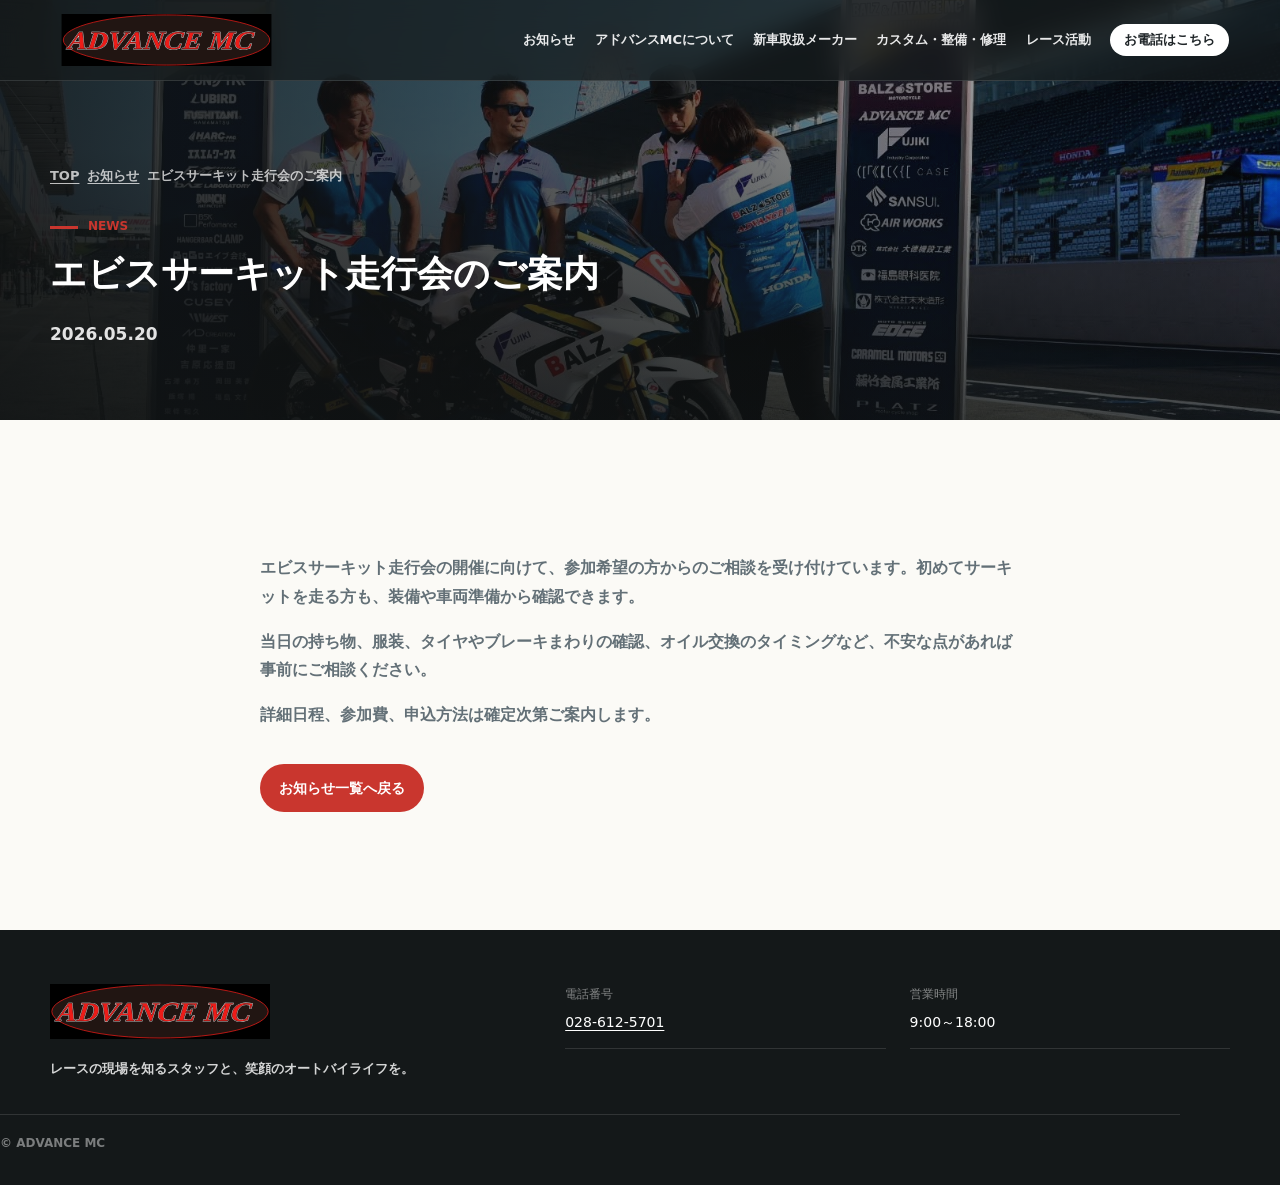
<file: info-20260520.html>
<!doctype html>
<html lang="ja">
<head>
  <meta charset="utf-8">
  <meta name="viewport" content="width=device-width, initial-scale=1">
  <title>エビスサーキット走行会のご案内 | アドバンスMC</title>
  <meta name="description" content="エビスサーキット走行会の開催案内、参加相談、持ち物についてのお知らせです。">
  <link rel="icon" href="data:image/svg+xml,%3Csvg xmlns='http://www.w3.org/2000/svg' viewBox='0 0 64 64'%3E%3Ccircle cx='32' cy='32' r='30' fill='%23c9362e'/%3E%3Ctext x='32' y='38' text-anchor='middle' font-family='Arial,sans-serif' font-size='18' font-weight='700' fill='white'%3EMC%3C/text%3E%3C/svg%3E">
  <link rel="stylesheet" href="assets/site.css">
</head>
<body>
  <header class="site-header"><a class="brand" href="index.html" aria-label="アドバンスMC トップへ"><img class="brand-logo" src="assets/advance-mc-logo.svg" alt="ADVANCE MC"></a><button class="menu-toggle" type="button" aria-expanded="false" aria-controls="site-nav" aria-label="メニューを開く"><span></span><span></span><span></span></button><nav class="nav" id="site-nav" aria-label="主要ナビゲーション"><a href="info.html">お知らせ</a><a href="about.html">アドバンスMCについて</a><a href="index.html#makers">新車取扱メーカー</a><a href="service.html">カスタム・整備・修理</a><a href="race.html">レース活動</a><a class="tel" href="tel:0286125701">お電話はこちら</a></nav></header>
  <main>
    <section class="page-hero"><img src="assets/race-activity-main.jpg" alt="レース活動の写真"><div class="wrap"><div class="breadcrumb"><a href="index.html">TOP</a><a href="info.html">お知らせ</a><span>エビスサーキット走行会のご案内</span></div><span class="section-label">NEWS</span><h1>エビスサーキット走行会のご案内</h1><p class="article-date">2026.05.20</p></div></section>
    <section class="page-section"><div class="wrap article-body"><p>エビスサーキット走行会の開催に向けて、参加希望の方からのご相談を受け付けています。初めてサーキットを走る方も、装備や車両準備から確認できます。</p><p>当日の持ち物、服装、タイヤやブレーキまわりの確認、オイル交換のタイミングなど、不安な点があれば事前にご相談ください。</p><p>詳細日程、参加費、申込方法は確定次第ご案内します。</p><a class="button" href="info.html">お知らせ一覧へ戻る</a></div></section>
  </main>
  <footer class="site-footer"><div class="wrap footer-inner"><div><img class="footer-logo" src="assets/advance-mc-logo.svg" alt="ADVANCE MC"><p class="footer-copy">レースの現場を知るスタッフと、笑顔のオートバイライフを。</p></div><dl class="footer-info"><div><dt>電話番号</dt><dd><a href="tel:0286125701">028-612-5701</a></dd></div><div><dt>営業時間</dt><dd>9:00～18:00</dd></div></dl></div><p class="wrap copyright">© ADVANCE MC</p></footer>
  <script src="assets/site.js"></script>
</body>
</html>
</file>
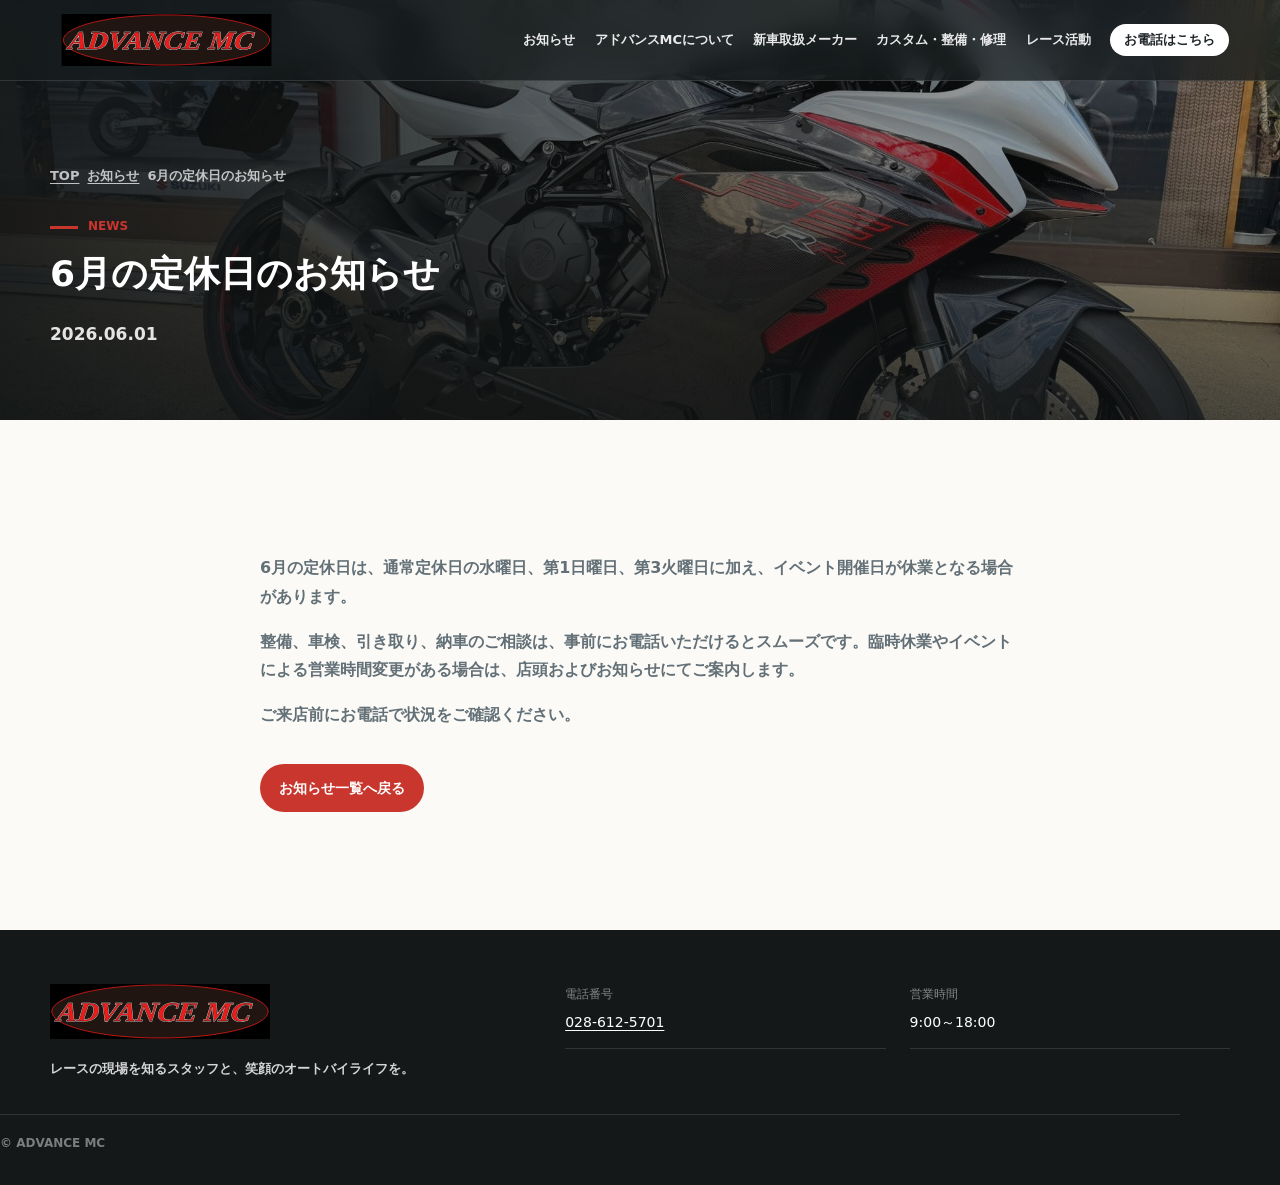
<file: info-20260601.html>
<!doctype html>
<html lang="ja">
<head>
  <meta charset="utf-8">
  <meta name="viewport" content="width=device-width, initial-scale=1">
  <title>6月の定休日のお知らせ | アドバンスMC</title>
  <meta name="description" content="アドバンスMCの6月の定休日、整備受付、来店前連絡についてのお知らせです。">
  <link rel="icon" href="data:image/svg+xml,%3Csvg xmlns='http://www.w3.org/2000/svg' viewBox='0 0 64 64'%3E%3Ccircle cx='32' cy='32' r='30' fill='%23c9362e'/%3E%3Ctext x='32' y='38' text-anchor='middle' font-family='Arial,sans-serif' font-size='18' font-weight='700' fill='white'%3EMC%3C/text%3E%3C/svg%3E">
  <link rel="stylesheet" href="assets/site.css">
</head>
<body>
  <header class="site-header"><a class="brand" href="index.html" aria-label="アドバンスMC トップへ"><img class="brand-logo" src="assets/advance-mc-logo.svg" alt="ADVANCE MC"></a><button class="menu-toggle" type="button" aria-expanded="false" aria-controls="site-nav" aria-label="メニューを開く"><span></span><span></span><span></span></button><nav class="nav" id="site-nav" aria-label="主要ナビゲーション"><a href="info.html">お知らせ</a><a href="about.html">アドバンスMCについて</a><a href="index.html#makers">新車取扱メーカー</a><a href="service.html">カスタム・整備・修理</a><a href="race.html">レース活動</a><a class="tel" href="tel:0286125701">お電話はこちら</a></nav></header>
  <main>
    <section class="page-hero"><img src="assets/hero-slide-5.jpg" alt="アドバンスMCの店舗"><div class="wrap"><div class="breadcrumb"><a href="index.html">TOP</a><a href="info.html">お知らせ</a><span>6月の定休日のお知らせ</span></div><span class="section-label">NEWS</span><h1>6月の定休日のお知らせ</h1><p class="article-date">2026.06.01</p></div></section>
    <section class="page-section"><div class="wrap article-body"><p>6月の定休日は、通常定休日の水曜日、第1日曜日、第3火曜日に加え、イベント開催日が休業となる場合があります。</p><p>整備、車検、引き取り、納車のご相談は、事前にお電話いただけるとスムーズです。臨時休業やイベントによる営業時間変更がある場合は、店頭およびお知らせにてご案内します。</p><p>ご来店前にお電話で状況をご確認ください。</p><a class="button" href="info.html">お知らせ一覧へ戻る</a></div></section>
  </main>
  <footer class="site-footer"><div class="wrap footer-inner"><div><img class="footer-logo" src="assets/advance-mc-logo.svg" alt="ADVANCE MC"><p class="footer-copy">レースの現場を知るスタッフと、笑顔のオートバイライフを。</p></div><dl class="footer-info"><div><dt>電話番号</dt><dd><a href="tel:0286125701">028-612-5701</a></dd></div><div><dt>営業時間</dt><dd>9:00～18:00</dd></div></dl></div><p class="wrap copyright">© ADVANCE MC</p></footer>
  <script src="assets/site.js"></script>
</body>
</html>
</file>
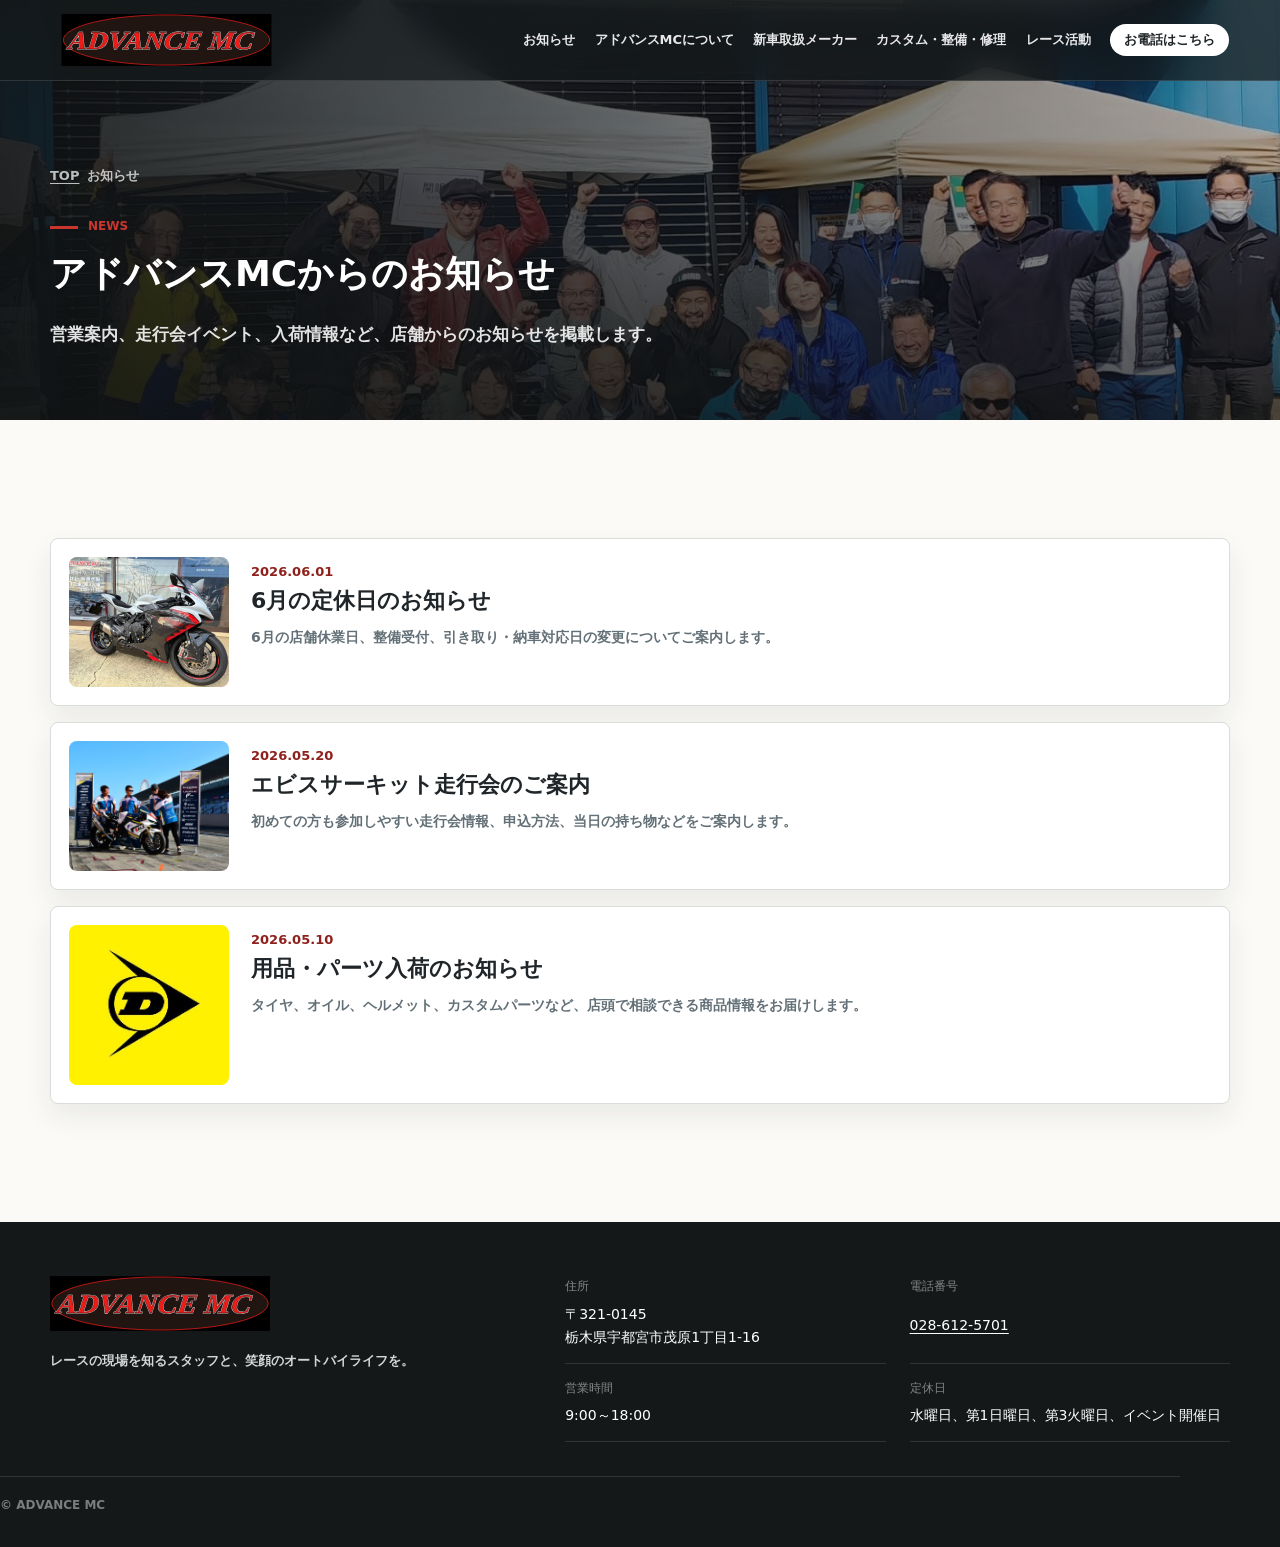
<file: info.html>
<!doctype html>
<html lang="ja">
<head>
  <meta charset="utf-8">
  <meta name="viewport" content="width=device-width, initial-scale=1">
  <title>お知らせ一覧 | アドバンスMC</title>
  <meta name="description" content="アドバンスMCからのお知らせ一覧。定休日、走行会、入荷情報などを掲載します。">
  <link rel="icon" href="data:image/svg+xml,%3Csvg xmlns='http://www.w3.org/2000/svg' viewBox='0 0 64 64'%3E%3Ccircle cx='32' cy='32' r='30' fill='%23c9362e'/%3E%3Ctext x='32' y='38' text-anchor='middle' font-family='Arial,sans-serif' font-size='18' font-weight='700' fill='white'%3EMC%3C/text%3E%3C/svg%3E">
  <link rel="stylesheet" href="assets/site.css">
</head>
<body>
  <header class="site-header">
    <a class="brand" href="index.html" aria-label="アドバンスMC トップへ"><img class="brand-logo" src="assets/advance-mc-logo.svg" alt="ADVANCE MC"></a>
    <button class="menu-toggle" type="button" aria-expanded="false" aria-controls="site-nav" aria-label="メニューを開く"><span></span><span></span><span></span></button>
    <nav class="nav" id="site-nav" aria-label="主要ナビゲーション"><a href="info.html">お知らせ</a><a href="about.html">アドバンスMCについて</a><a href="index.html#makers">新車取扱メーカー</a><a href="service.html">カスタム・整備・修理</a><a href="race.html">レース活動</a><a class="tel" href="tel:0286125701">お電話はこちら</a></nav>
  </header>
  <main>
    <section class="page-hero">
      <img src="assets/hero-slide-2.jpg" alt="アドバンスMC店内のオートバイ">
      <div class="wrap"><div class="breadcrumb"><a href="index.html">TOP</a><span>お知らせ</span></div><span class="section-label">NEWS</span><h1>アドバンスMCからのお知らせ</h1><p>営業案内、走行会イベント、入荷情報など、店舗からのお知らせを掲載します。</p></div>
    </section>
    <section class="page-section">
      <div class="wrap article-list">
        <article class="article-card">
          <a class="article-thumb" href="info-20260601.html"><img src="assets/hero-slide-5.jpg" alt="店舗外観とオートバイ"></a>
          <div><time datetime="2026-06-01">2026.06.01</time><h3><a href="info-20260601.html">6月の定休日のお知らせ</a></h3><p>6月の店舗休業日、整備受付、引き取り・納車対応日の変更についてご案内します。</p></div>
        </article>
        <article class="article-card">
          <a class="article-thumb" href="info-20260520.html"><img src="assets/race-activity-main.jpg" alt="レース活動の写真"></a>
          <div><time datetime="2026-05-20">2026.05.20</time><h3><a href="info-20260520.html">エビスサーキット走行会のご案内</a></h3><p>初めての方も参加しやすい走行会情報、申込方法、当日の持ち物などをご案内します。</p></div>
        </article>
        <article class="article-card">
          <a class="article-thumb" href="info-20260510.html"><img src="assets/dunlop-tire-banner.jpg" alt="タイヤと用品のイメージ"></a>
          <div><time datetime="2026-05-10">2026.05.10</time><h3><a href="info-20260510.html">用品・パーツ入荷のお知らせ</a></h3><p>タイヤ、オイル、ヘルメット、カスタムパーツなど、店頭で相談できる商品情報をお届けします。</p></div>
        </article>
      </div>
    </section>
  </main>
  <footer class="site-footer"><div class="wrap footer-inner"><div><img class="footer-logo" src="assets/advance-mc-logo.svg" alt="ADVANCE MC"><p class="footer-copy">レースの現場を知るスタッフと、笑顔のオートバイライフを。</p></div><dl class="footer-info"><div><dt>住所</dt><dd>〒321-0145<br>栃木県宇都宮市茂原1丁目1-16</dd></div><div><dt>電話番号</dt><dd><a href="tel:0286125701">028-612-5701</a></dd></div><div><dt>営業時間</dt><dd>9:00～18:00</dd></div><div><dt>定休日</dt><dd>水曜日、第1日曜日、第3火曜日、イベント開催日</dd></div></dl></div><p class="wrap copyright">© ADVANCE MC</p></footer>
  <script src="assets/site.js"></script>
</body>
</html>
</file>
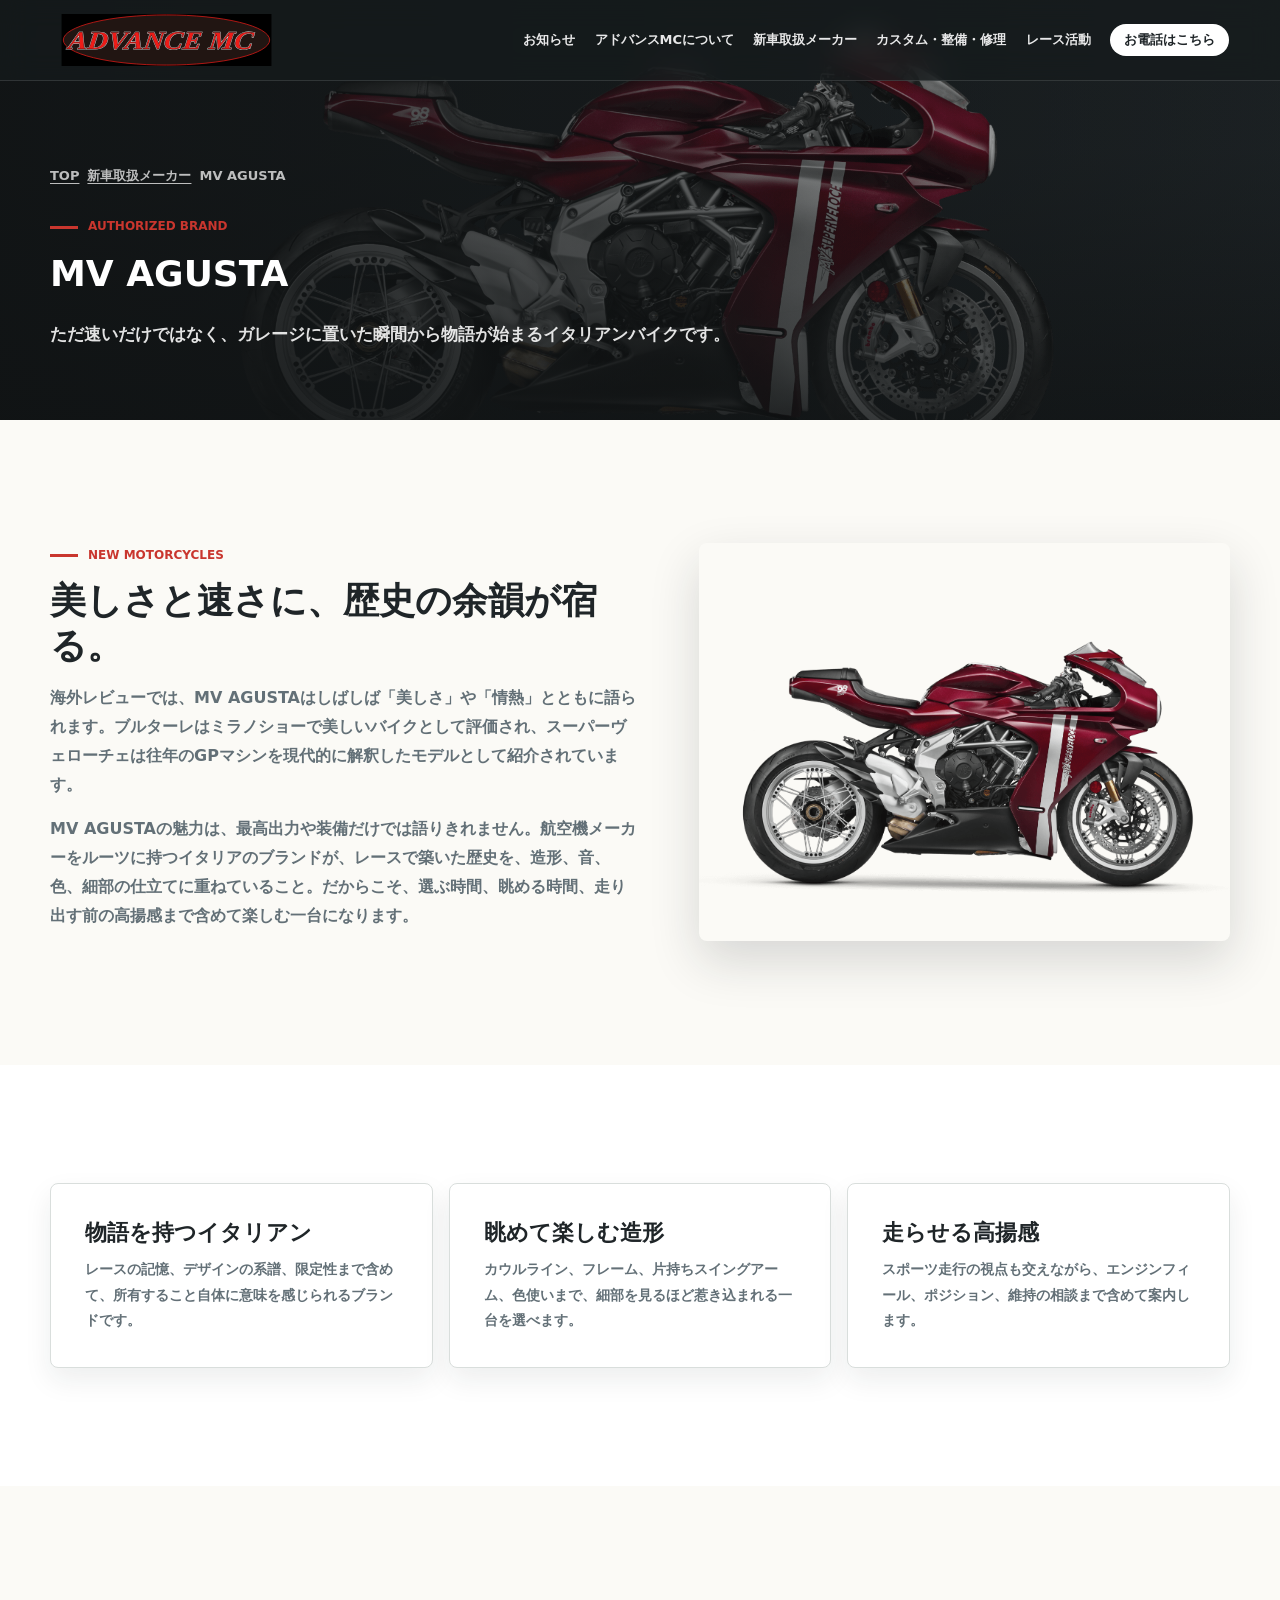
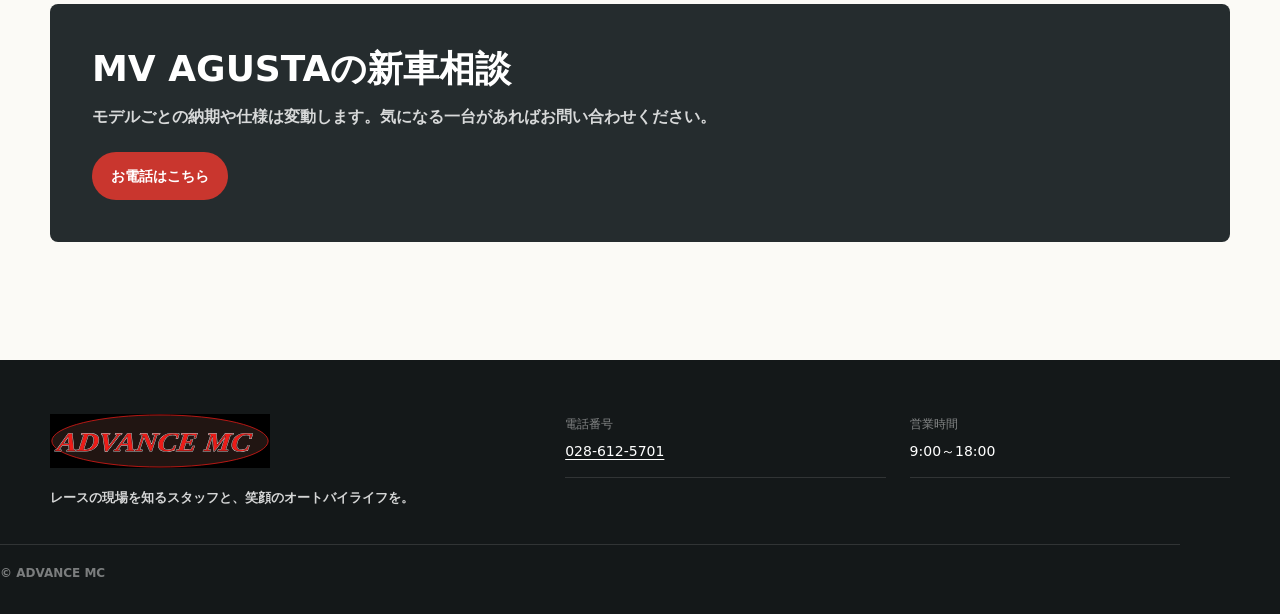
<file: mv-agusta.html>
<!doctype html>
<html lang="ja">
<head>
  <meta charset="utf-8">
  <meta name="viewport" content="width=device-width, initial-scale=1">
  <title>MV AGUSTA 新車取扱い | アドバンスMC</title>
  <meta name="description" content="アドバンスMCのMV AGUSTA新車取扱い紹介。イタリアンバイクらしい造形美、レーシングヘリテージ、所有する物語まで含めて相談できます。">
  <link rel="icon" href="data:image/svg+xml,%3Csvg xmlns='http://www.w3.org/2000/svg' viewBox='0 0 64 64'%3E%3Ccircle cx='32' cy='32' r='30' fill='%23c9362e'/%3E%3Ctext x='32' y='38' text-anchor='middle' font-family='Arial,sans-serif' font-size='18' font-weight='700' fill='white'%3EMC%3C/text%3E%3C/svg%3E">
  <link rel="stylesheet" href="assets/site.css">
</head>
<body>
  <header class="site-header"><a class="brand" href="index.html" aria-label="アドバンスMC トップへ"><img class="brand-logo" src="assets/advance-mc-logo.svg" alt="ADVANCE MC"></a><button class="menu-toggle" type="button" aria-expanded="false" aria-controls="site-nav" aria-label="メニューを開く"><span></span><span></span><span></span></button><nav class="nav" id="site-nav" aria-label="主要ナビゲーション"><a href="info.html">お知らせ</a><a href="about.html">アドバンスMCについて</a><a href="index.html#makers">新車取扱メーカー</a><a href="service.html">カスタム・整備・修理</a><a href="race.html">レース活動</a><a class="tel" href="tel:0286125701">お電話はこちら</a></nav></header>
  <main>
    <section class="page-hero"><img src="assets/maker-mv-agusta.png" alt="MV AGUSTA Superveloce"><div class="wrap"><div class="breadcrumb"><a href="index.html">TOP</a><a href="index.html#makers">新車取扱メーカー</a><span>MV AGUSTA</span></div><span class="section-label">AUTHORIZED BRAND</span><h1>MV AGUSTA</h1><p>ただ速いだけではなく、ガレージに置いた瞬間から物語が始まるイタリアンバイクです。</p></div></section>
    <section class="page-section"><div class="wrap maker-detail"><div class="maker-detail-copy"><span class="section-label">NEW MOTORCYCLES</span><h2>美しさと速さに、歴史の余韻が宿る。</h2><p>海外レビューでは、MV AGUSTAはしばしば「美しさ」や「情熱」とともに語られます。ブルターレはミラノショーで美しいバイクとして評価され、スーパーヴェローチェは往年のGPマシンを現代的に解釈したモデルとして紹介されています。</p><p>MV AGUSTAの魅力は、最高出力や装備だけでは語りきれません。航空機メーカーをルーツに持つイタリアのブランドが、レースで築いた歴史を、造形、音、色、細部の仕立てに重ねていること。だからこそ、選ぶ時間、眺める時間、走り出す前の高揚感まで含めて楽しむ一台になります。</p></div><div class="feature-image"><img src="assets/maker-mv-agusta.png" alt="MV AGUSTAの新車イメージ"></div></div></section>
    <section class="page-section is-white"><div class="wrap card-grid"><article class="plain-card"><h3>物語を持つイタリアン</h3><p>レースの記憶、デザインの系譜、限定性まで含めて、所有すること自体に意味を感じられるブランドです。</p></article><article class="plain-card"><h3>眺めて楽しむ造形</h3><p>カウルライン、フレーム、片持ちスイングアーム、色使いまで、細部を見るほど惹き込まれる一台を選べます。</p></article><article class="plain-card"><h3>走らせる高揚感</h3><p>スポーツ走行の視点も交えながら、エンジンフィール、ポジション、維持の相談まで含めて案内します。</p></article></div></section>
    <section class="page-section"><div class="wrap cta-band"><h2>MV AGUSTAの新車相談</h2><p>モデルごとの納期や仕様は変動します。気になる一台があればお問い合わせください。</p><a class="button" href="tel:0286125701">お電話はこちら</a></div></section>
  </main>
  <footer class="site-footer"><div class="wrap footer-inner"><div><img class="footer-logo" src="assets/advance-mc-logo.svg" alt="ADVANCE MC"><p class="footer-copy">レースの現場を知るスタッフと、笑顔のオートバイライフを。</p></div><dl class="footer-info"><div><dt>電話番号</dt><dd><a href="tel:0286125701">028-612-5701</a></dd></div><div><dt>営業時間</dt><dd>9:00～18:00</dd></div></dl></div><p class="wrap copyright">© ADVANCE MC</p></footer>
  <script src="assets/site.js"></script>
</body>
</html>
</file>
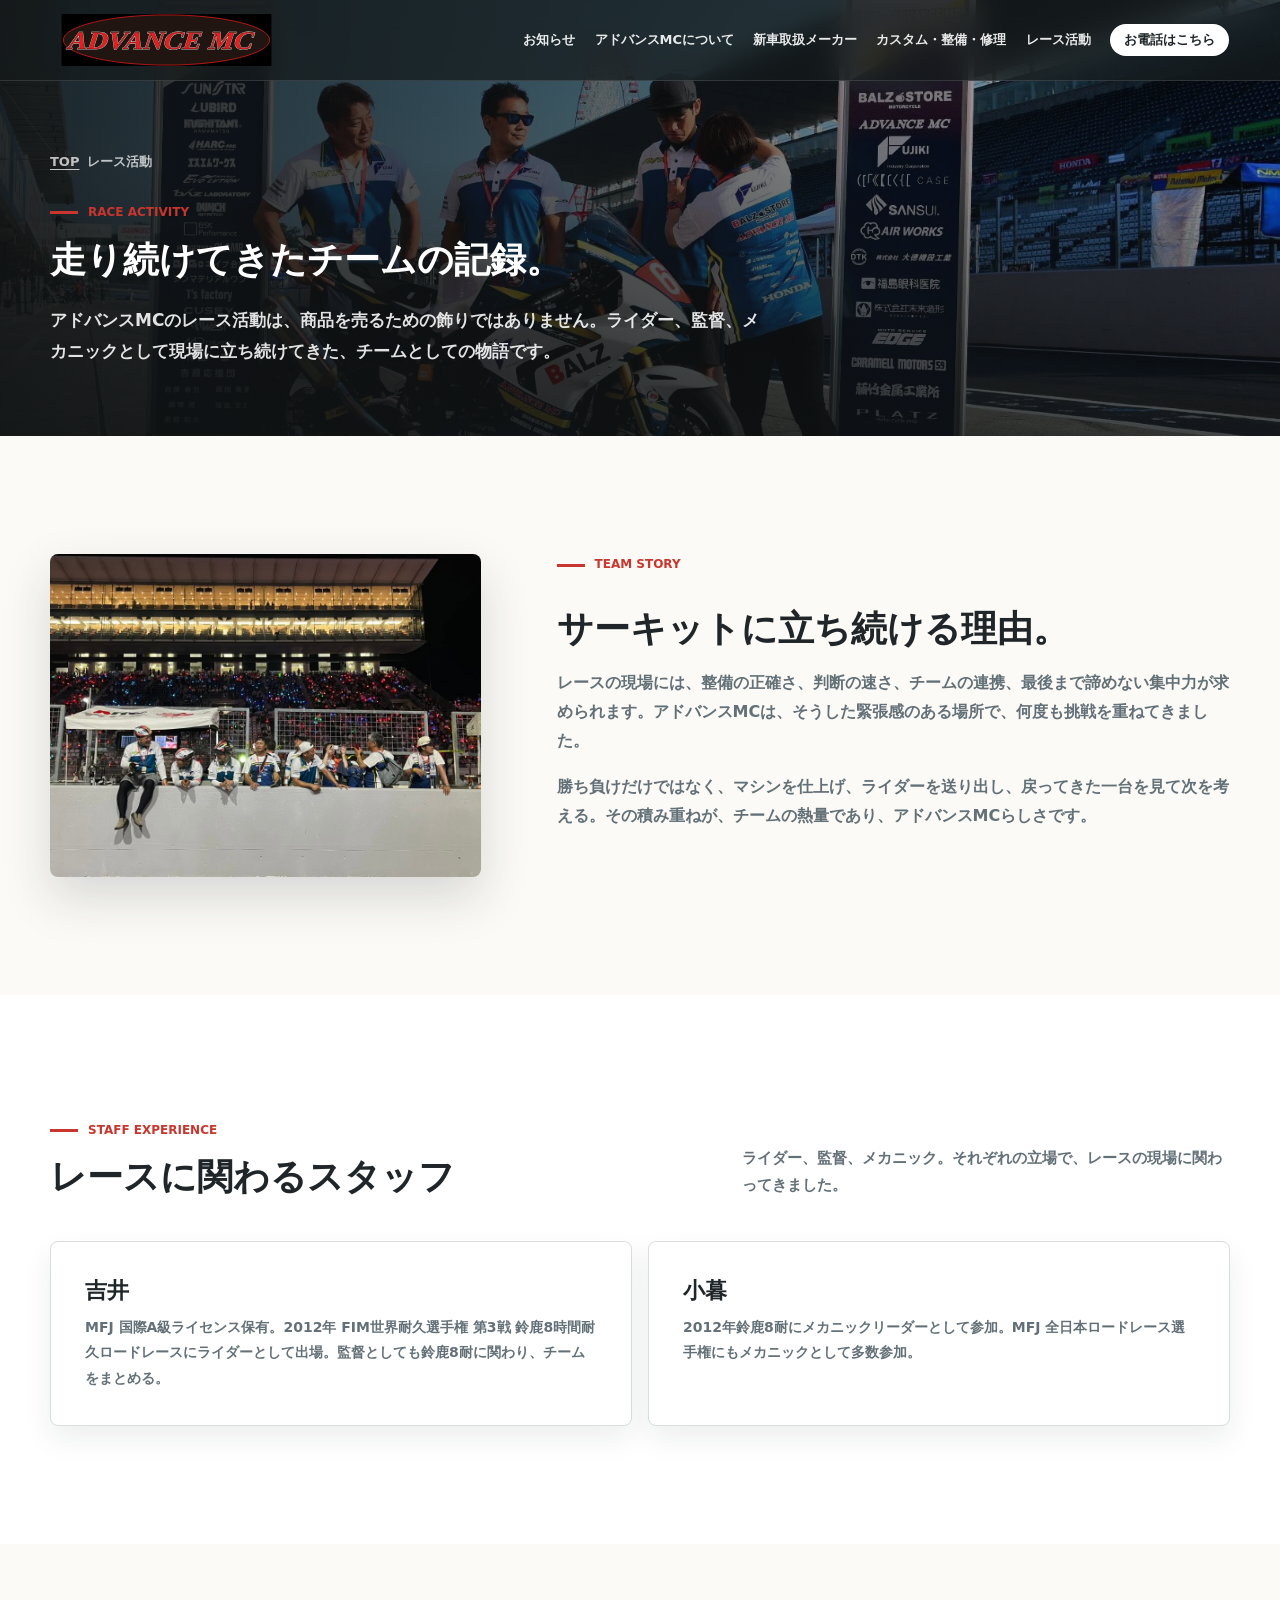
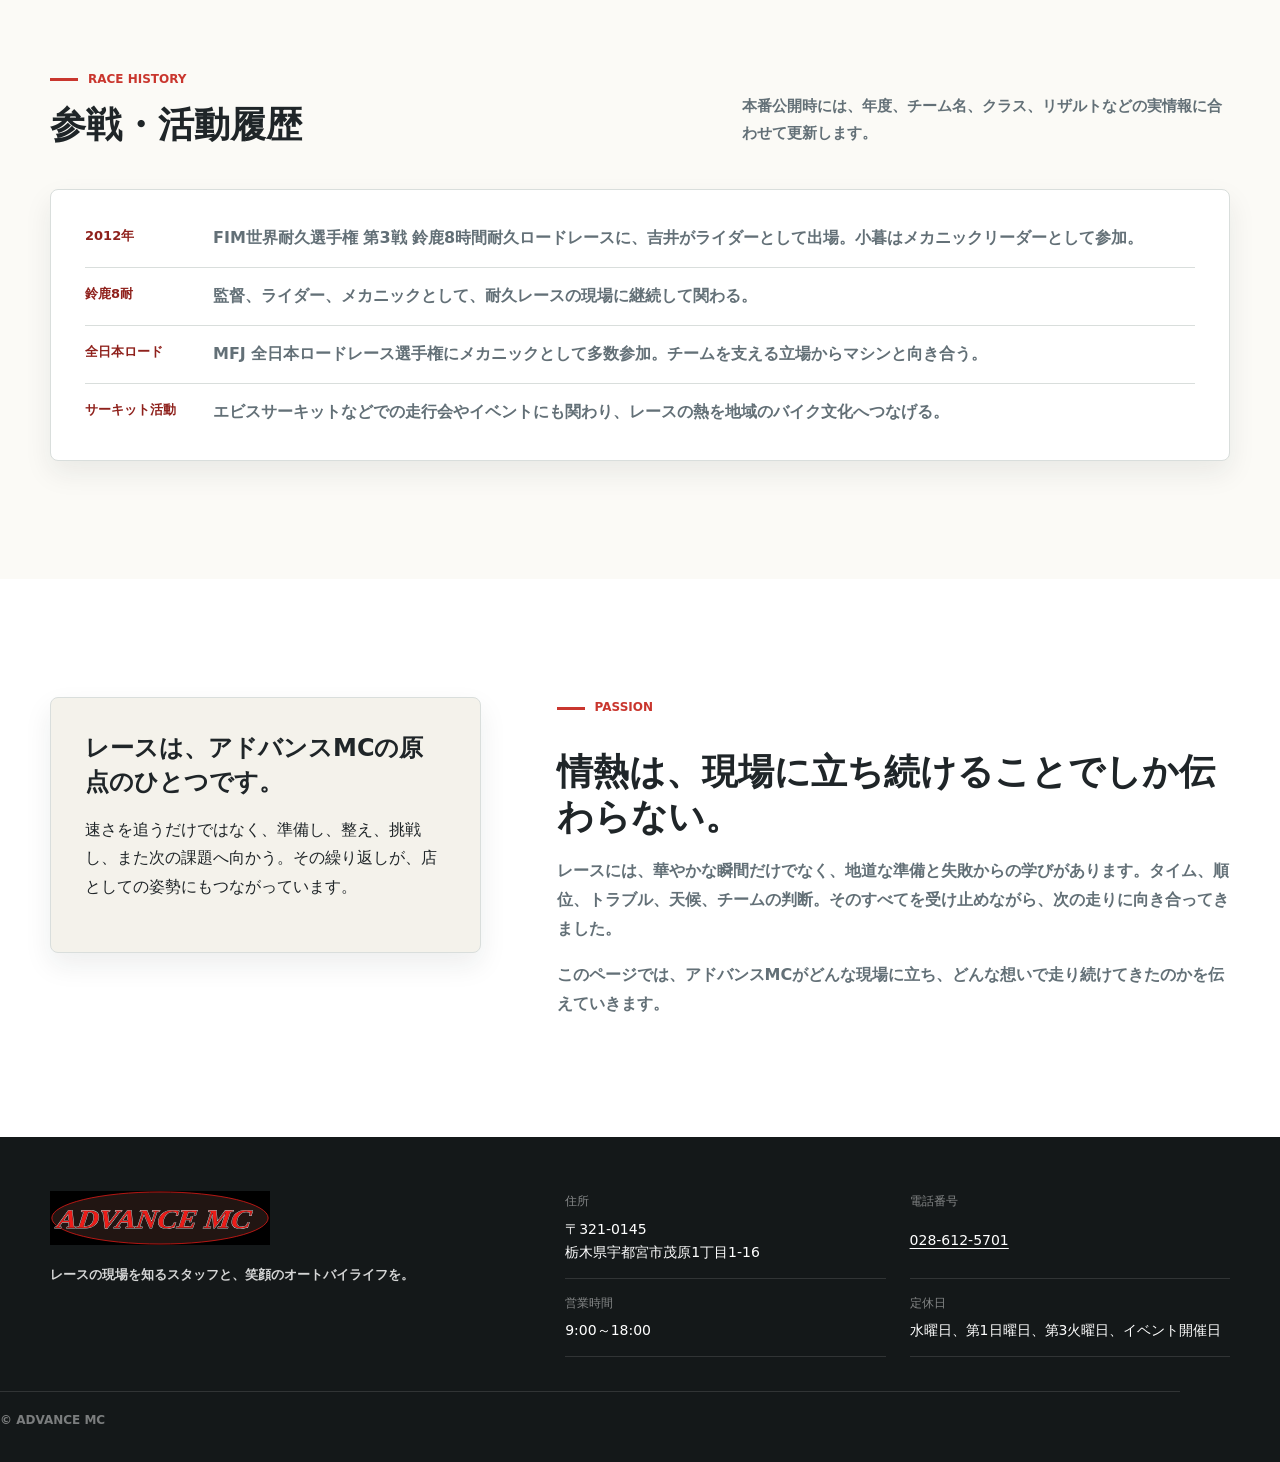
<file: race.html>
<!doctype html>
<html lang="ja">
<head>
  <meta charset="utf-8">
  <meta name="viewport" content="width=device-width, initial-scale=1">
  <title>レース活動 | アドバンスMC</title>
  <meta name="description" content="アドバンスMCのレーシングチームとしての活動、参戦履歴、スタッフ実績、レースへの情熱を紹介します。">
  <link rel="icon" href="data:image/svg+xml,%3Csvg xmlns='http://www.w3.org/2000/svg' viewBox='0 0 64 64'%3E%3Ccircle cx='32' cy='32' r='30' fill='%23c9362e'/%3E%3Ctext x='32' y='38' text-anchor='middle' font-family='Arial,sans-serif' font-size='18' font-weight='700' fill='white'%3EMC%3C/text%3E%3C/svg%3E">
  <link rel="stylesheet" href="assets/site.css">
</head>
<body>
  <header class="site-header">
    <a class="brand" href="index.html" aria-label="アドバンスMC トップへ"><img class="brand-logo" src="assets/advance-mc-logo.svg" alt="ADVANCE MC"></a>
    <button class="menu-toggle" type="button" aria-expanded="false" aria-controls="site-nav" aria-label="メニューを開く"><span></span><span></span><span></span></button>
    <nav class="nav" id="site-nav" aria-label="主要ナビゲーション">
      <a href="info.html">お知らせ</a><a href="about.html">アドバンスMCについて</a><a href="index.html#makers">新車取扱メーカー</a><a href="service.html">カスタム・整備・修理</a><a href="race.html">レース活動</a><a class="tel" href="tel:0286125701">お電話はこちら</a>
    </nav>
  </header>
  <main>
    <section class="page-hero">
      <img src="assets/race-activity-main.jpg" alt="アドバンスMCのレース活動">
      <div class="wrap">
        <div class="breadcrumb"><a href="index.html">TOP</a><span>レース活動</span></div>
        <span class="section-label">RACE ACTIVITY</span>
        <h1>走り続けてきたチームの記録。</h1>
        <p>アドバンスMCのレース活動は、商品を売るための飾りではありません。ライダー、監督、メカニックとして現場に立ち続けてきた、チームとしての物語です。</p>
      </div>
    </section>
    <section class="page-section">
      <div class="wrap content-grid">
        <div class="feature-image"><img src="assets/race-team-activity-bike.jpg" alt="レース活動で関わるロイヤルエンフィールドのレーサー"></div>
        <div class="content-block">
          <span class="section-label">TEAM STORY</span>
          <h2>サーキットに立ち続ける理由。</h2>
          <p>レースの現場には、整備の正確さ、判断の速さ、チームの連携、最後まで諦めない集中力が求められます。アドバンスMCは、そうした緊張感のある場所で、何度も挑戦を重ねてきました。</p>
          <p>勝ち負けだけではなく、マシンを仕上げ、ライダーを送り出し、戻ってきた一台を見て次を考える。その積み重ねが、チームの熱量であり、アドバンスMCらしさです。</p>
        </div>
      </div>
    </section>
    <section class="page-section is-white">
      <div class="wrap">
        <div class="section-head"><div><span class="section-label">STAFF EXPERIENCE</span><h2>レースに関わるスタッフ</h2></div><p class="section-copy">ライダー、監督、メカニック。それぞれの立場で、レースの現場に関わってきました。</p></div>
        <div class="card-grid is-two">
          <article class="plain-card"><h3>吉井</h3><p>MFJ 国際A級ライセンス保有。2012年 FIM世界耐久選手権 第3戦 鈴鹿8時間耐久ロードレースにライダーとして出場。監督としても鈴鹿8耐に関わり、チームをまとめる。</p></article>
          <article class="plain-card"><h3>小暮</h3><p>2012年鈴鹿8耐にメカニックリーダーとして参加。MFJ 全日本ロードレース選手権にもメカニックとして多数参加。</p></article>
        </div>
      </div>
    </section>
    <section class="page-section">
      <div class="wrap">
        <div class="section-head"><div><span class="section-label">RACE HISTORY</span><h2>参戦・活動履歴</h2></div><p class="section-copy">本番公開時には、年度、チーム名、クラス、リザルトなどの実情報に合わせて更新します。</p></div>
        <dl class="timeline timeline-card">
          <div><dt>2012年</dt><dd>FIM世界耐久選手権 第3戦 鈴鹿8時間耐久ロードレースに、吉井がライダーとして出場。小暮はメカニックリーダーとして参加。</dd></div>
          <div><dt>鈴鹿8耐</dt><dd>監督、ライダー、メカニックとして、耐久レースの現場に継続して関わる。</dd></div>
          <div><dt>全日本ロード</dt><dd>MFJ 全日本ロードレース選手権にメカニックとして多数参加。チームを支える立場からマシンと向き合う。</dd></div>
          <div><dt>サーキット活動</dt><dd>エビスサーキットなどでの走行会やイベントにも関わり、レースの熱を地域のバイク文化へつなげる。</dd></div>
        </dl>
      </div>
    </section>
    <section class="page-section is-white">
      <div class="wrap content-grid">
        <div class="lead-card">
          <strong>レースは、アドバンスMCの原点のひとつです。</strong>
          <p>速さを追うだけではなく、準備し、整え、挑戦し、また次の課題へ向かう。その繰り返しが、店としての姿勢にもつながっています。</p>
        </div>
        <div class="content-block">
          <span class="section-label">PASSION</span>
          <h2>情熱は、現場に立ち続けることでしか伝わらない。</h2>
          <p>レースには、華やかな瞬間だけでなく、地道な準備と失敗からの学びがあります。タイム、順位、トラブル、天候、チームの判断。そのすべてを受け止めながら、次の走りに向き合ってきました。</p>
          <p>このページでは、アドバンスMCがどんな現場に立ち、どんな想いで走り続けてきたのかを伝えていきます。</p>
        </div>
      </div>
    </section>
  </main>
  <footer class="site-footer"><div class="wrap footer-inner"><div><img class="footer-logo" src="assets/advance-mc-logo.svg" alt="ADVANCE MC"><p class="footer-copy">レースの現場を知るスタッフと、笑顔のオートバイライフを。</p></div><dl class="footer-info"><div><dt>住所</dt><dd>〒321-0145<br>栃木県宇都宮市茂原1丁目1-16</dd></div><div><dt>電話番号</dt><dd><a href="tel:0286125701">028-612-5701</a></dd></div><div><dt>営業時間</dt><dd>9:00～18:00</dd></div><div><dt>定休日</dt><dd>水曜日、第1日曜日、第3火曜日、イベント開催日</dd></div></dl></div><p class="wrap copyright">© ADVANCE MC</p></footer>
  <script src="assets/site.js"></script>
</body>
</html>
</file>
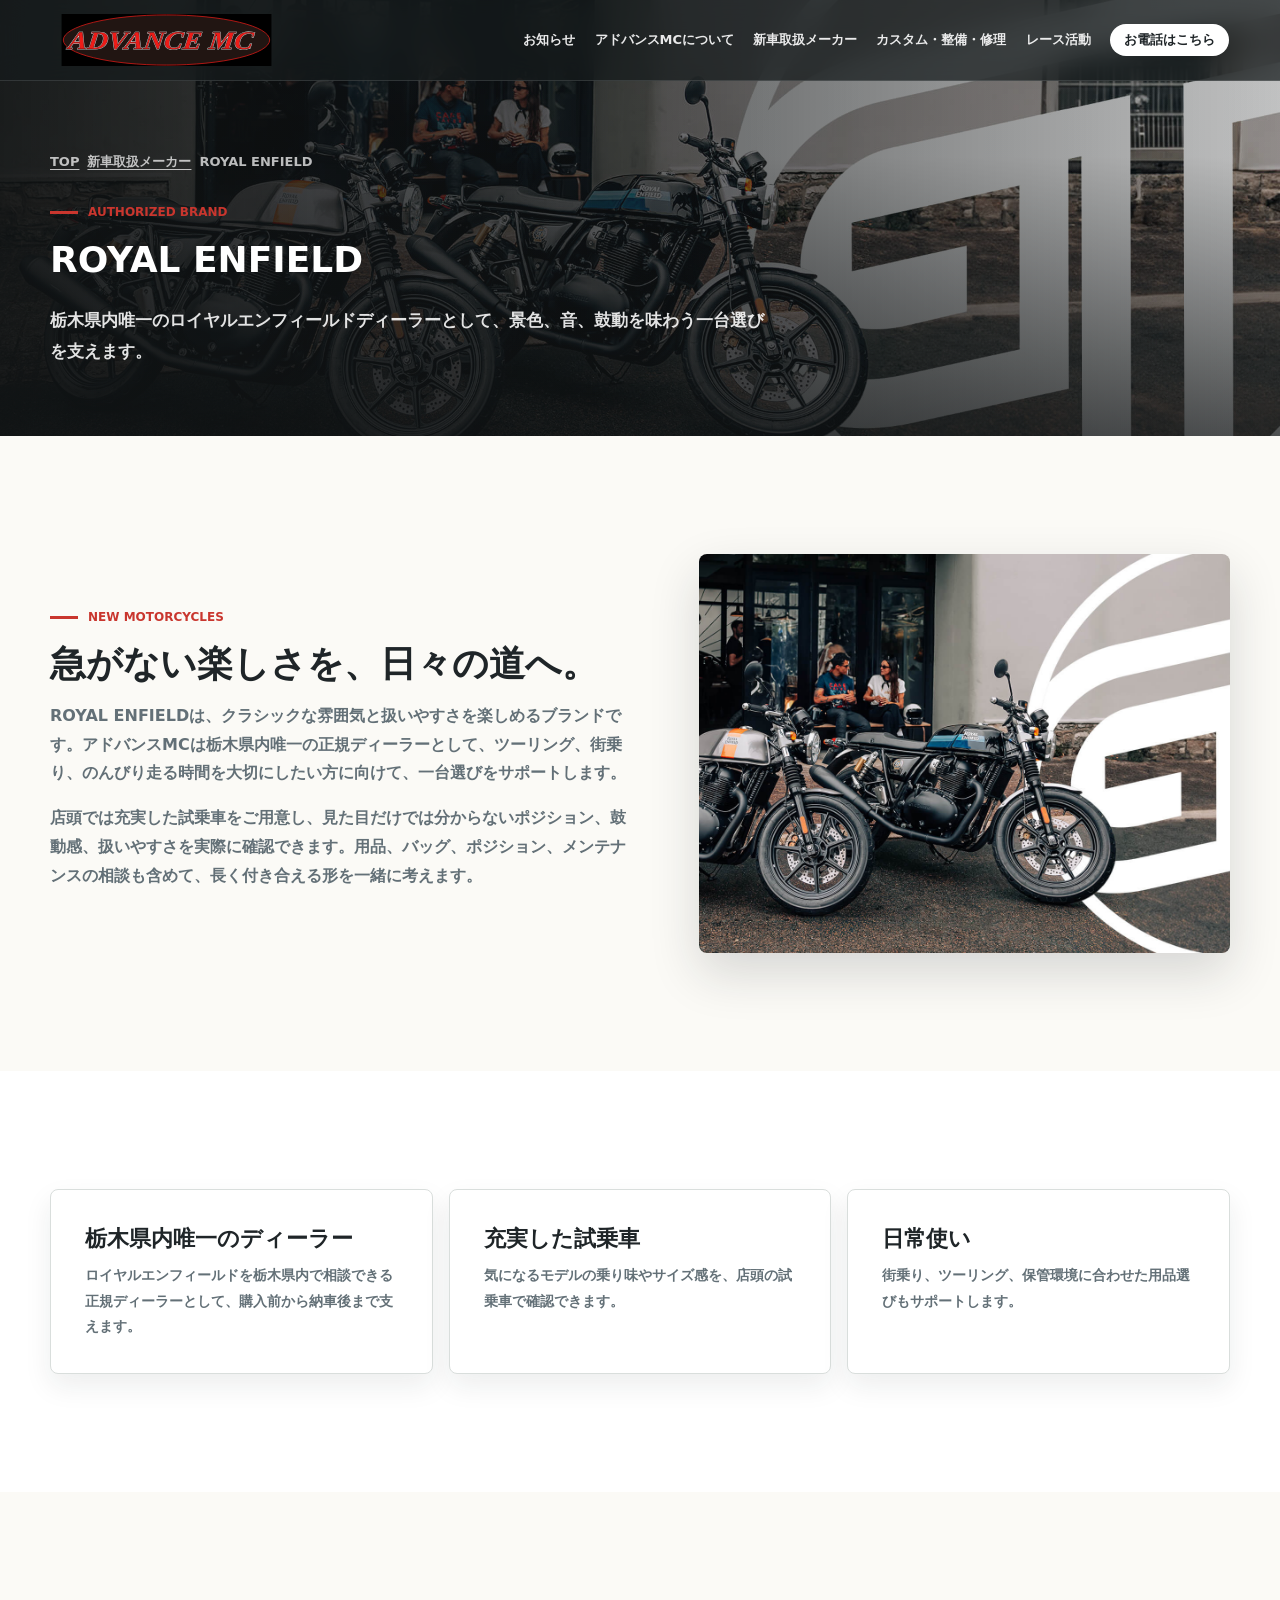
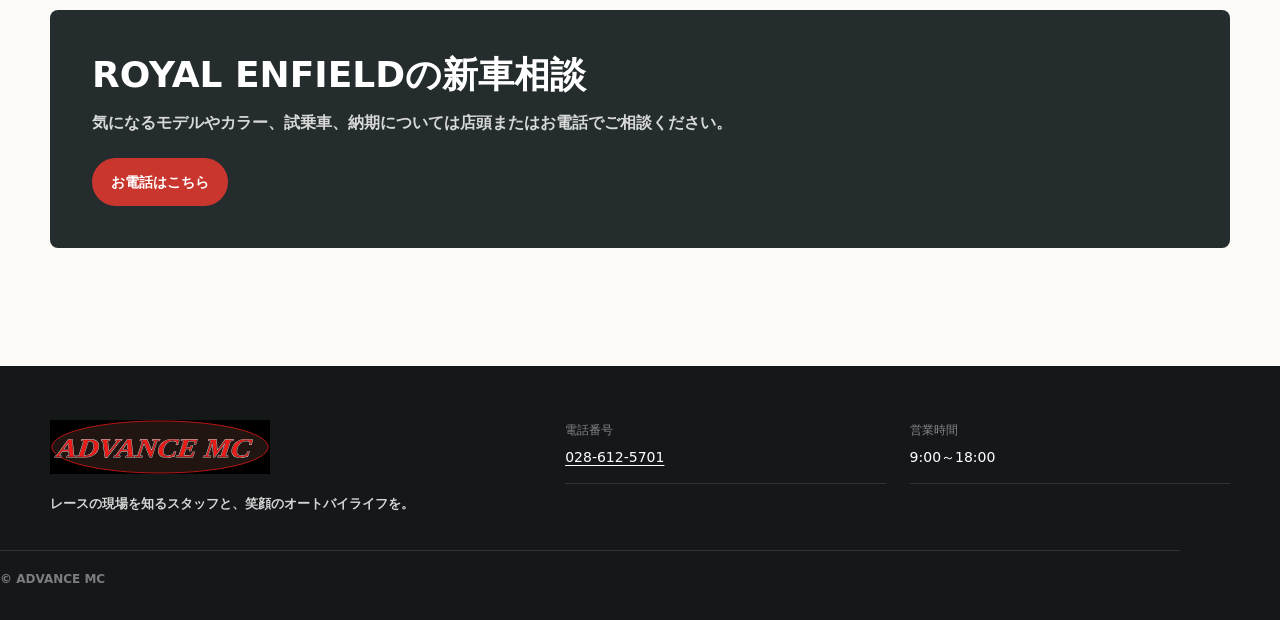
<file: royal-enfield.html>
<!doctype html>
<html lang="ja">
<head>
  <meta charset="utf-8">
  <meta name="viewport" content="width=device-width, initial-scale=1">
  <title>ROYAL ENFIELD 新車取扱い | アドバンスMC</title>
  <meta name="description" content="アドバンスMCのROYAL ENFIELD新車取扱い紹介。栃木県内唯一のディーラーとして、充実した試乗車とともに一台選びをサポートします。">
  <link rel="icon" href="data:image/svg+xml,%3Csvg xmlns='http://www.w3.org/2000/svg' viewBox='0 0 64 64'%3E%3Ccircle cx='32' cy='32' r='30' fill='%23c9362e'/%3E%3Ctext x='32' y='38' text-anchor='middle' font-family='Arial,sans-serif' font-size='18' font-weight='700' fill='white'%3EMC%3C/text%3E%3C/svg%3E">
  <link rel="stylesheet" href="assets/site.css">
</head>
<body>
  <header class="site-header"><a class="brand" href="index.html" aria-label="アドバンスMC トップへ"><img class="brand-logo" src="assets/advance-mc-logo.svg" alt="ADVANCE MC"></a><button class="menu-toggle" type="button" aria-expanded="false" aria-controls="site-nav" aria-label="メニューを開く"><span></span><span></span><span></span></button><nav class="nav" id="site-nav" aria-label="主要ナビゲーション"><a href="info.html">お知らせ</a><a href="about.html">アドバンスMCについて</a><a href="index.html#makers">新車取扱メーカー</a><a href="service.html">カスタム・整備・修理</a><a href="race.html">レース活動</a><a class="tel" href="tel:0286125701">お電話はこちら</a></nav></header>
  <main>
    <section class="page-hero"><img src="assets/maker-royal-enfield.jpg" alt="ROYAL ENFIELD Continental GT 650"><div class="wrap"><div class="breadcrumb"><a href="index.html">TOP</a><a href="index.html#makers">新車取扱メーカー</a><span>ROYAL ENFIELD</span></div><span class="section-label">AUTHORIZED BRAND</span><h1>ROYAL ENFIELD</h1><p>栃木県内唯一のロイヤルエンフィールドディーラーとして、景色、音、鼓動を味わう一台選びを支えます。</p></div></section>
    <section class="page-section"><div class="wrap maker-detail"><div class="maker-detail-copy"><span class="section-label">NEW MOTORCYCLES</span><h2>急がない楽しさを、日々の道へ。</h2><p>ROYAL ENFIELDは、クラシックな雰囲気と扱いやすさを楽しめるブランドです。アドバンスMCは栃木県内唯一の正規ディーラーとして、ツーリング、街乗り、のんびり走る時間を大切にしたい方に向けて、一台選びをサポートします。</p><p>店頭では充実した試乗車をご用意し、見た目だけでは分からないポジション、鼓動感、扱いやすさを実際に確認できます。用品、バッグ、ポジション、メンテナンスの相談も含めて、長く付き合える形を一緒に考えます。</p></div><div class="feature-image"><img src="assets/maker-royal-enfield.jpg" alt="ROYAL ENFIELDの新車イメージ"></div></div></section>
    <section class="page-section is-white"><div class="wrap card-grid"><article class="plain-card"><h3>栃木県内唯一のディーラー</h3><p>ロイヤルエンフィールドを栃木県内で相談できる正規ディーラーとして、購入前から納車後まで支えます。</p></article><article class="plain-card"><h3>充実した試乗車</h3><p>気になるモデルの乗り味やサイズ感を、店頭の試乗車で確認できます。</p></article><article class="plain-card"><h3>日常使い</h3><p>街乗り、ツーリング、保管環境に合わせた用品選びもサポートします。</p></article></div></section>
    <section class="page-section"><div class="wrap cta-band"><h2>ROYAL ENFIELDの新車相談</h2><p>気になるモデルやカラー、試乗車、納期については店頭またはお電話でご相談ください。</p><a class="button" href="tel:0286125701">お電話はこちら</a></div></section>
  </main>
  <footer class="site-footer"><div class="wrap footer-inner"><div><img class="footer-logo" src="assets/advance-mc-logo.svg" alt="ADVANCE MC"><p class="footer-copy">レースの現場を知るスタッフと、笑顔のオートバイライフを。</p></div><dl class="footer-info"><div><dt>電話番号</dt><dd><a href="tel:0286125701">028-612-5701</a></dd></div><div><dt>営業時間</dt><dd>9:00～18:00</dd></div></dl></div><p class="wrap copyright">© ADVANCE MC</p></footer>
  <script src="assets/site.js"></script>
</body>
</html>
</file>
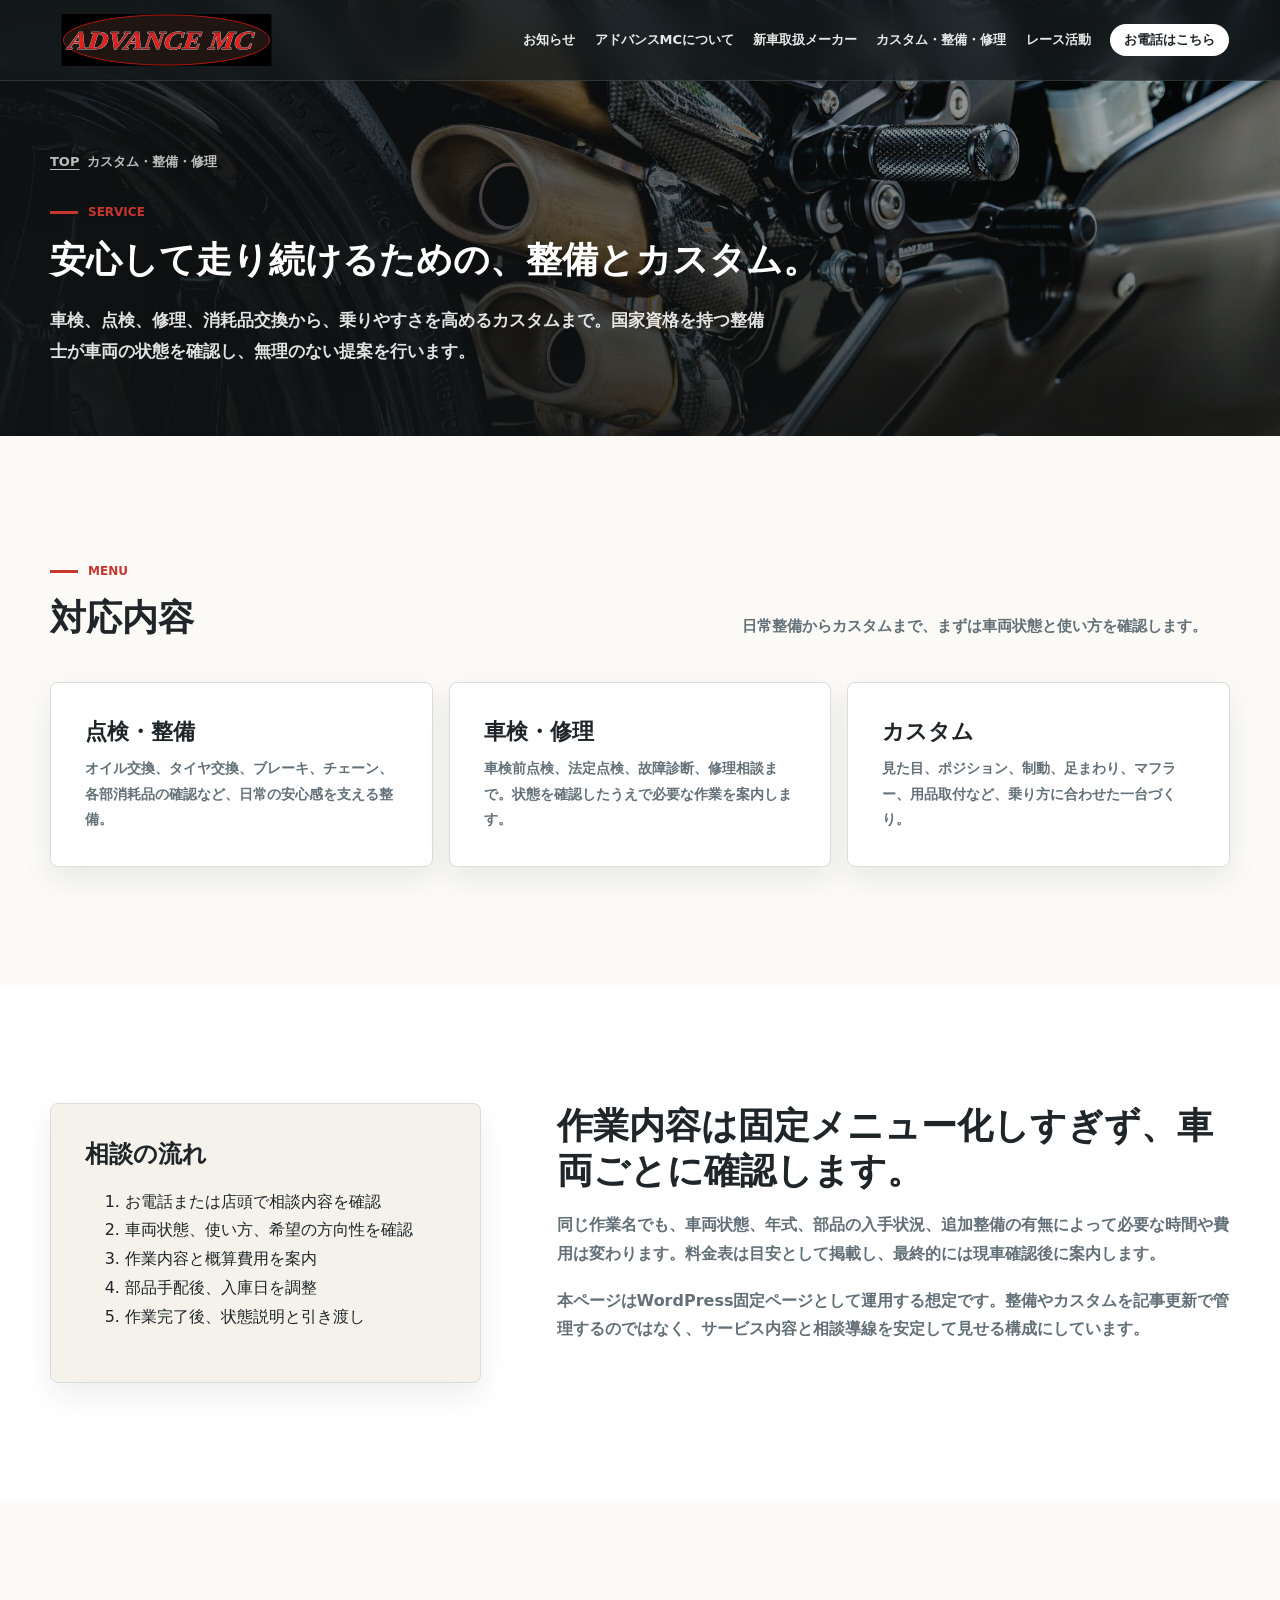
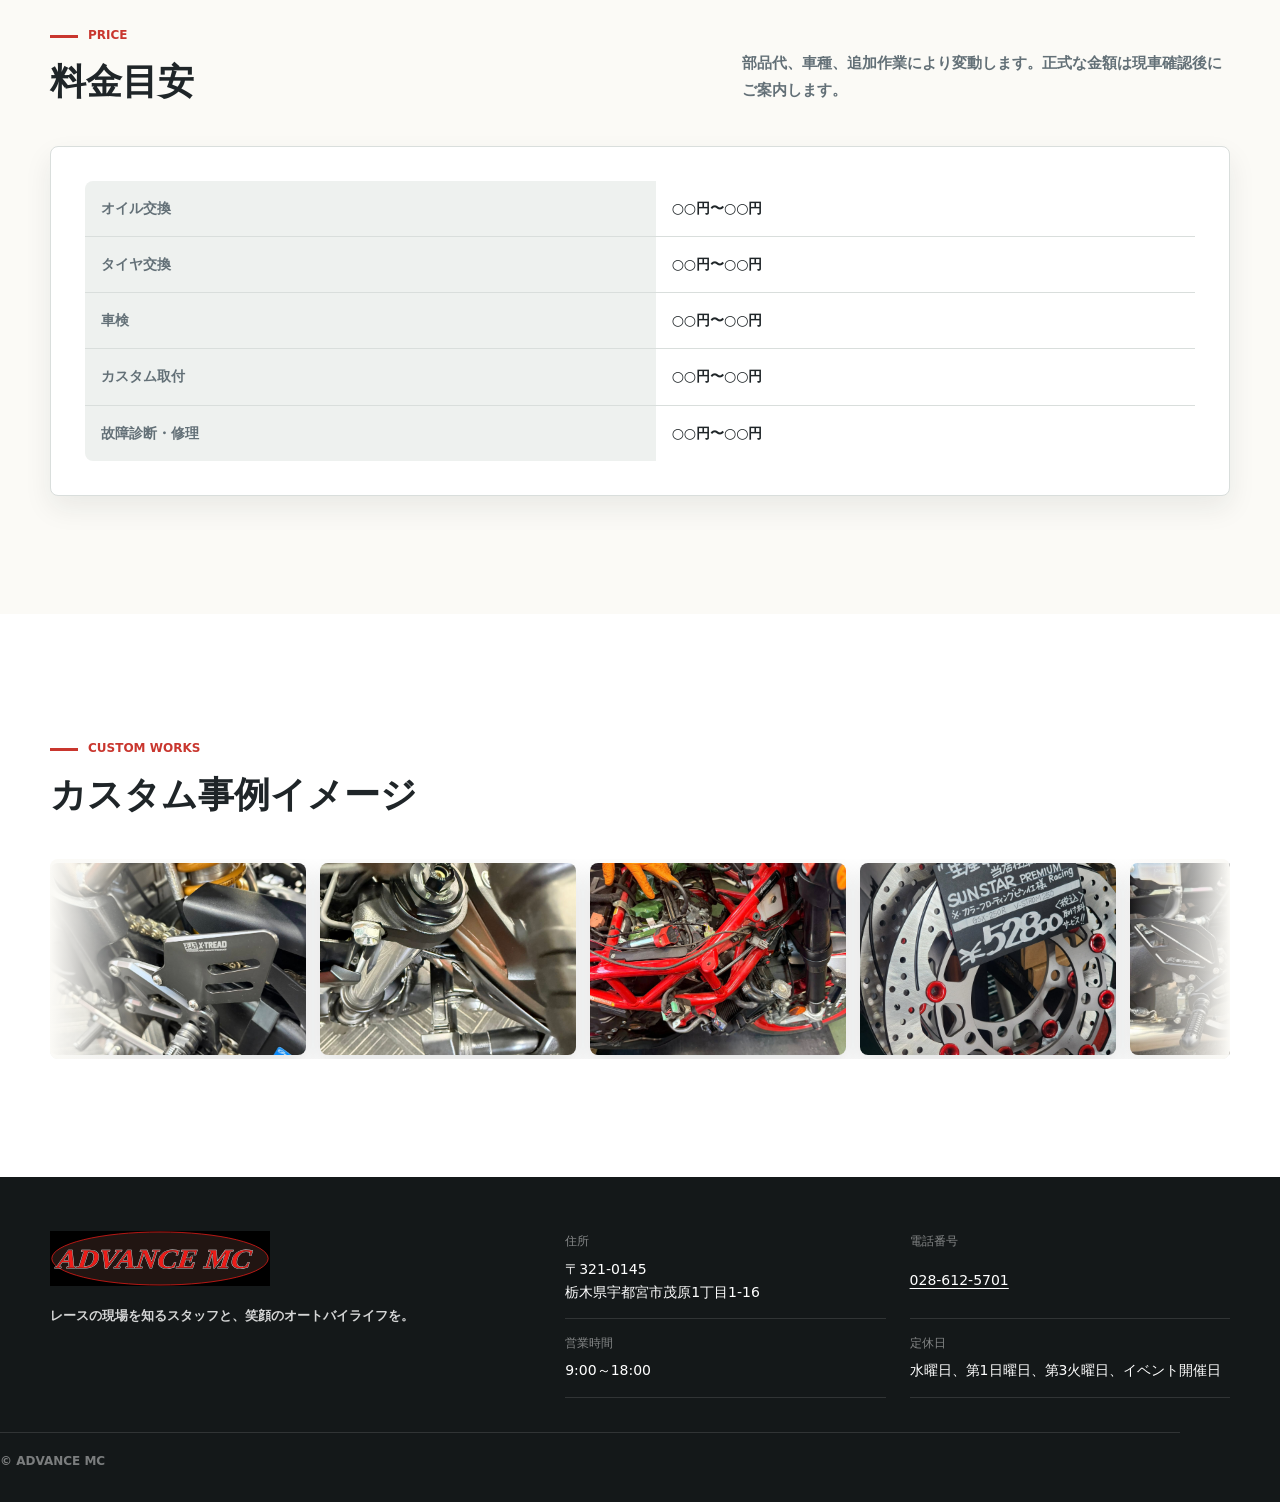
<file: service.html>
<!doctype html>
<html lang="ja">
<head>
  <meta charset="utf-8">
  <meta name="viewport" content="width=device-width, initial-scale=1">
  <title>カスタム・整備・修理 | アドバンスMC</title>
  <meta name="description" content="アドバンスMCのカスタム、整備、修理、車検、料金目安、相談の流れを紹介します。">
  <link rel="icon" href="data:image/svg+xml,%3Csvg xmlns='http://www.w3.org/2000/svg' viewBox='0 0 64 64'%3E%3Ccircle cx='32' cy='32' r='30' fill='%23c9362e'/%3E%3Ctext x='32' y='38' text-anchor='middle' font-family='Arial,sans-serif' font-size='18' font-weight='700' fill='white'%3EMC%3C/text%3E%3C/svg%3E">
  <link rel="stylesheet" href="assets/site.css">
</head>
<body>
  <header class="site-header">
    <a class="brand" href="index.html" aria-label="アドバンスMC トップへ"><img class="brand-logo" src="assets/advance-mc-logo.svg" alt="ADVANCE MC"></a>
    <button class="menu-toggle" type="button" aria-expanded="false" aria-controls="site-nav" aria-label="メニューを開く"><span></span><span></span><span></span></button>
    <nav class="nav" id="site-nav" aria-label="主要ナビゲーション">
      <a href="info.html">お知らせ</a><a href="about.html">アドバンスMCについて</a><a href="index.html#makers">新車取扱メーカー</a><a href="service.html">カスタム・整備・修理</a><a href="race.html">レース活動</a><a class="tel" href="tel:0286125701">お電話はこちら</a>
    </nav>
  </header>
  <main>
    <section class="page-hero">
      <img src="assets/customization-main.jpg" alt="カスタム作業中のオートバイ">
      <div class="wrap">
        <div class="breadcrumb"><a href="index.html">TOP</a><span>カスタム・整備・修理</span></div>
        <span class="section-label">SERVICE</span>
        <h1>安心して走り続けるための、整備とカスタム。</h1>
        <p>車検、点検、修理、消耗品交換から、乗りやすさを高めるカスタムまで。国家資格を持つ整備士が車両の状態を確認し、無理のない提案を行います。</p>
      </div>
    </section>

    <section class="page-section">
      <div class="wrap">
        <div class="section-head">
          <div><span class="section-label">MENU</span><h2>対応内容</h2></div>
          <p class="section-copy">日常整備からカスタムまで、まずは車両状態と使い方を確認します。</p>
        </div>
        <div class="card-grid">
          <article class="plain-card"><h3>点検・整備</h3><p>オイル交換、タイヤ交換、ブレーキ、チェーン、各部消耗品の確認など、日常の安心感を支える整備。</p></article>
          <article class="plain-card"><h3>車検・修理</h3><p>車検前点検、法定点検、故障診断、修理相談まで。状態を確認したうえで必要な作業を案内します。</p></article>
          <article class="plain-card"><h3>カスタム</h3><p>見た目、ポジション、制動、足まわり、マフラー、用品取付など、乗り方に合わせた一台づくり。</p></article>
        </div>
      </div>
    </section>

    <section class="page-section is-white">
      <div class="wrap content-grid">
        <div class="lead-card">
          <strong>相談の流れ</strong>
          <ol>
            <li>お電話または店頭で相談内容を確認</li>
            <li>車両状態、使い方、希望の方向性を確認</li>
            <li>作業内容と概算費用を案内</li>
            <li>部品手配後、入庫日を調整</li>
            <li>作業完了後、状態説明と引き渡し</li>
          </ol>
        </div>
        <div class="content-block">
          <h2>作業内容は固定メニュー化しすぎず、車両ごとに確認します。</h2>
          <p>同じ作業名でも、車両状態、年式、部品の入手状況、追加整備の有無によって必要な時間や費用は変わります。料金表は目安として掲載し、最終的には現車確認後に案内します。</p>
          <p>本ページはWordPress固定ページとして運用する想定です。整備やカスタムを記事更新で管理するのではなく、サービス内容と相談導線を安定して見せる構成にしています。</p>
        </div>
      </div>
    </section>

    <section class="page-section">
      <div class="wrap">
        <div class="section-head">
          <div><span class="section-label">PRICE</span><h2>料金目安</h2></div>
          <p class="section-copy">部品代、車種、追加作業により変動します。正式な金額は現車確認後にご案内します。</p>
        </div>
        <div class="price-card">
          <table class="price-table">
            <tbody>
              <tr><th>オイル交換</th><td>○○円〜○○円</td></tr>
              <tr><th>タイヤ交換</th><td>○○円〜○○円</td></tr>
              <tr><th>車検</th><td>○○円〜○○円</td></tr>
              <tr><th>カスタム取付</th><td>○○円〜○○円</td></tr>
              <tr><th>故障診断・修理</th><td>○○円〜○○円</td></tr>
            </tbody>
          </table>
        </div>
      </div>
    </section>

    <section class="page-section is-white">
      <div class="wrap">
        <div class="section-head">
          <div><span class="section-label">CUSTOM WORKS</span><h2>カスタム事例イメージ</h2></div>
        </div>
        <div class="custom-thumbnail-loop" aria-label="カスタムされたバイクのイメージ">
          <div class="custom-thumbnail-track">
            <img src="assets/custom-fb-1.jpg" alt="アドバンスMCのカスタムバイク写真"><img src="assets/custom-fb-2.jpg" alt="アドバンスMCのカスタムバイク写真"><img src="assets/custom-fb-3.jpg" alt="アドバンスMCのカスタムバイク写真"><img src="assets/custom-fb-4.jpg" alt="アドバンスMCのカスタムバイク写真"><img src="assets/custom-fb-5.jpg" alt="アドバンスMCのカスタムバイク写真"><img src="assets/custom-fb-6.jpg" alt="アドバンスMCのカスタムバイク写真"><img src="assets/custom-fb-1.jpg" alt="" aria-hidden="true"><img src="assets/custom-fb-2.jpg" alt="" aria-hidden="true"><img src="assets/custom-fb-3.jpg" alt="" aria-hidden="true"><img src="assets/custom-fb-4.jpg" alt="" aria-hidden="true"><img src="assets/custom-fb-5.jpg" alt="" aria-hidden="true"><img src="assets/custom-fb-6.jpg" alt="" aria-hidden="true">
          </div>
        </div>
      </div>
    </section>
  </main>
  <footer class="site-footer"><div class="wrap footer-inner"><div><img class="footer-logo" src="assets/advance-mc-logo.svg" alt="ADVANCE MC"><p class="footer-copy">レースの現場を知るスタッフと、笑顔のオートバイライフを。</p></div><dl class="footer-info"><div><dt>住所</dt><dd>〒321-0145<br>栃木県宇都宮市茂原1丁目1-16</dd></div><div><dt>電話番号</dt><dd><a href="tel:0286125701">028-612-5701</a></dd></div><div><dt>営業時間</dt><dd>9:00～18:00</dd></div><div><dt>定休日</dt><dd>水曜日、第1日曜日、第3火曜日、イベント開催日</dd></div></dl></div><p class="wrap copyright">© ADVANCE MC</p></footer>
  <script src="assets/site.js"></script>
</body>
</html>
</file>
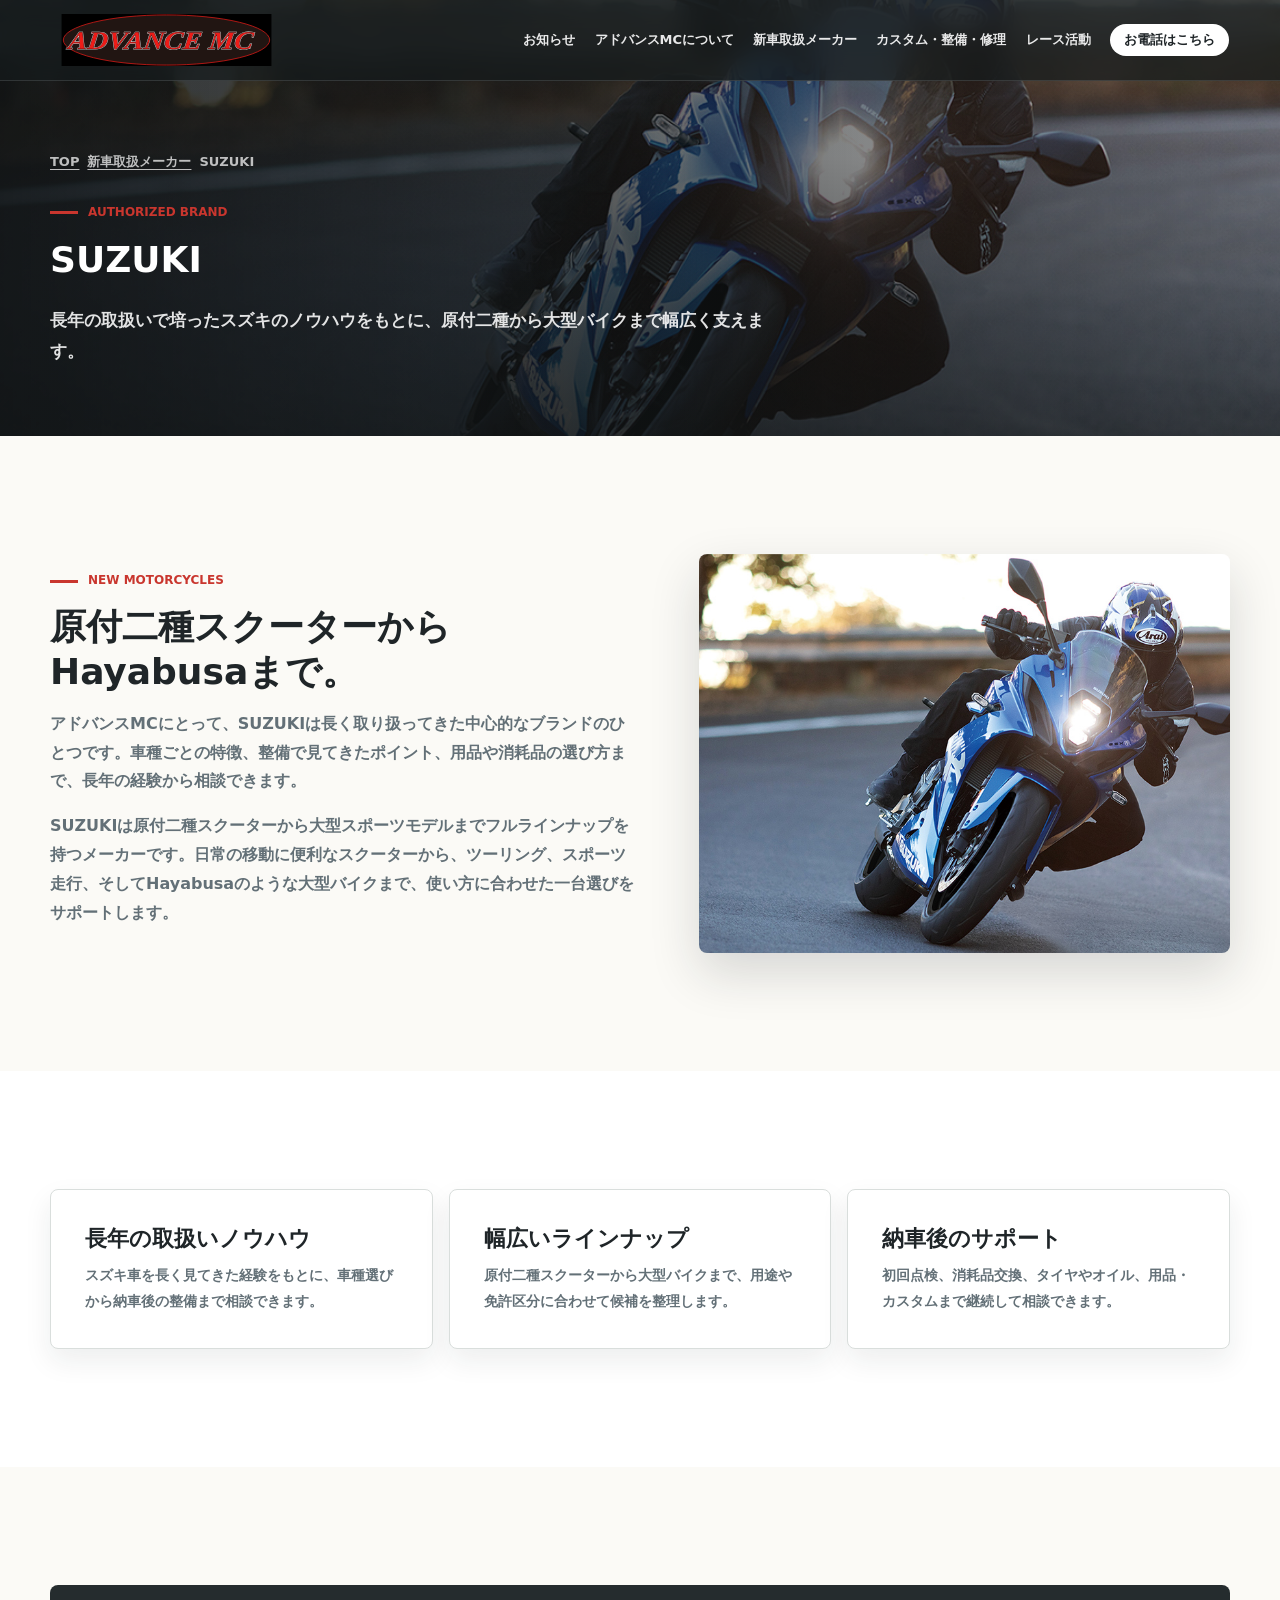
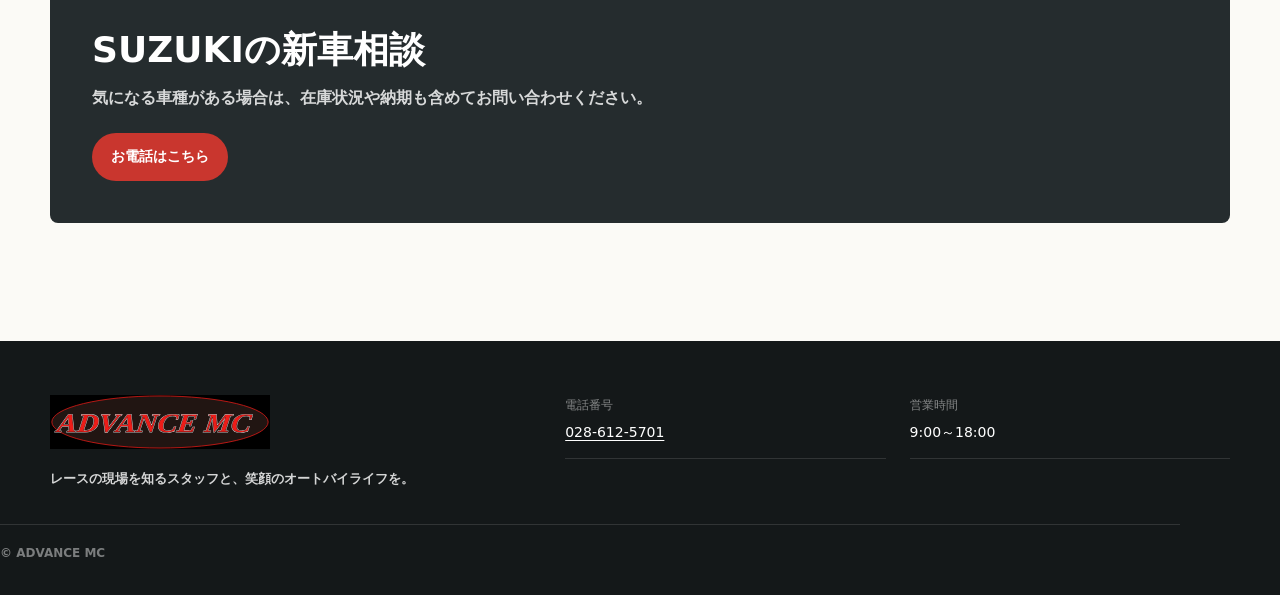
<file: suzuki.html>
<!doctype html>
<html lang="ja">
<head>
  <meta charset="utf-8">
  <meta name="viewport" content="width=device-width, initial-scale=1">
  <title>SUZUKI 新車取扱い | アドバンスMC</title>
  <meta name="description" content="アドバンスMCのSUZUKI新車取扱い紹介。長年の取扱いで培ったノウハウをもとに、原付二種スクーターからHayabusaまで幅広く相談できます。">
  <link rel="icon" href="data:image/svg+xml,%3Csvg xmlns='http://www.w3.org/2000/svg' viewBox='0 0 64 64'%3E%3Ccircle cx='32' cy='32' r='30' fill='%23c9362e'/%3E%3Ctext x='32' y='38' text-anchor='middle' font-family='Arial,sans-serif' font-size='18' font-weight='700' fill='white'%3EMC%3C/text%3E%3C/svg%3E">
  <link rel="stylesheet" href="assets/site.css">
</head>
<body>
  <header class="site-header">
    <a class="brand" href="index.html" aria-label="アドバンスMC トップへ"><img class="brand-logo" src="assets/advance-mc-logo.svg" alt="ADVANCE MC"></a>
    <button class="menu-toggle" type="button" aria-expanded="false" aria-controls="site-nav" aria-label="メニューを開く"><span></span><span></span><span></span></button>
    <nav class="nav" id="site-nav" aria-label="主要ナビゲーション"><a href="info.html">お知らせ</a><a href="about.html">アドバンスMCについて</a><a href="index.html#makers">新車取扱メーカー</a><a href="service.html">カスタム・整備・修理</a><a href="race.html">レース活動</a><a class="tel" href="tel:0286125701">お電話はこちら</a></nav>
  </header>
  <main>
    <section class="page-hero"><img src="assets/maker-suzuki.jpg" alt="SUZUKI GSX-8F"><div class="wrap"><div class="breadcrumb"><a href="index.html">TOP</a><a href="index.html#makers">新車取扱メーカー</a><span>SUZUKI</span></div><span class="section-label">AUTHORIZED BRAND</span><h1>SUZUKI</h1><p>長年の取扱いで培ったスズキのノウハウをもとに、原付二種から大型バイクまで幅広く支えます。</p></div></section>
    <section class="page-section"><div class="wrap maker-detail"><div class="maker-detail-copy"><span class="section-label">NEW MOTORCYCLES</span><h2>原付二種スクーターからHayabusaまで。</h2><p>アドバンスMCにとって、SUZUKIは長く取り扱ってきた中心的なブランドのひとつです。車種ごとの特徴、整備で見てきたポイント、用品や消耗品の選び方まで、長年の経験から相談できます。</p><p>SUZUKIは原付二種スクーターから大型スポーツモデルまでフルラインナップを持つメーカーです。日常の移動に便利なスクーターから、ツーリング、スポーツ走行、そしてHayabusaのような大型バイクまで、使い方に合わせた一台選びをサポートします。</p></div><div class="feature-image"><img src="assets/maker-suzuki.jpg" alt="SUZUKIの新車イメージ"></div></div></section>
    <section class="page-section is-white"><div class="wrap card-grid"><article class="plain-card"><h3>長年の取扱いノウハウ</h3><p>スズキ車を長く見てきた経験をもとに、車種選びから納車後の整備まで相談できます。</p></article><article class="plain-card"><h3>幅広いラインナップ</h3><p>原付二種スクーターから大型バイクまで、用途や免許区分に合わせて候補を整理します。</p></article><article class="plain-card"><h3>納車後のサポート</h3><p>初回点検、消耗品交換、タイヤやオイル、用品・カスタムまで継続して相談できます。</p></article></div></section>
    <section class="page-section"><div class="wrap cta-band"><h2>SUZUKIの新車相談</h2><p>気になる車種がある場合は、在庫状況や納期も含めてお問い合わせください。</p><a class="button" href="tel:0286125701">お電話はこちら</a></div></section>
  </main>
  <footer class="site-footer"><div class="wrap footer-inner"><div><img class="footer-logo" src="assets/advance-mc-logo.svg" alt="ADVANCE MC"><p class="footer-copy">レースの現場を知るスタッフと、笑顔のオートバイライフを。</p></div><dl class="footer-info"><div><dt>電話番号</dt><dd><a href="tel:0286125701">028-612-5701</a></dd></div><div><dt>営業時間</dt><dd>9:00～18:00</dd></div></dl></div><p class="wrap copyright">© ADVANCE MC</p></footer>
  <script src="assets/site.js"></script>
</body>
</html>
</file>
<file: assets/site.css>
:root {
  --ink: #1f2528;
  --muted: #637077;
  --line: #d9dedc;
  --paper: #fbfaf6;
  --white: #fff;
  --red: #c9362e;
  --red-dark: #8f211c;
  --green: #2f6f65;
  --yellow: #e7b84b;
  --blue: #2e5e8c;
  --shadow: 0 20px 50px rgba(26, 34, 37, .16);
  --radius: 8px;
  font-family: "Hiragino Sans", "Yu Gothic", "YuGothic", "Noto Sans JP", system-ui, sans-serif;
  color: var(--ink);
  background: var(--paper);
}

* {
  box-sizing: border-box;
}

body {
  margin: 0;
  color: var(--ink);
  background: var(--paper);
  line-height: 1.8;
}

img {
  display: block;
  width: 100%;
  height: auto;
}

a {
  color: inherit;
  text-decoration: none;
}

a[target="_blank"]::after,
.used-bikes-link::after {
  content: "↗";
  margin-left: .38em;
  font-size: .88em;
  line-height: 1;
}

a.used-bikes-panel[target="_blank"]::after,
.footer-social a::after {
  content: none;
}

.site-header {
  position: fixed;
  z-index: 20;
  top: 0;
  left: 0;
  right: 0;
  display: flex;
  align-items: center;
  justify-content: space-between;
  gap: 28px;
  min-height: 72px;
  padding: 14px clamp(18px, 4vw, 54px);
  color: var(--white);
  background: rgba(22, 27, 28, .72);
  backdrop-filter: blur(14px);
  border-bottom: 1px solid rgba(255, 255, 255, .12);
}

.brand {
  display: flex;
  align-items: center;
  font-weight: 800;
  letter-spacing: 0;
  white-space: nowrap;
}

.brand-logo {
  width: clamp(172px, 18vw, 260px);
  height: auto;
  max-height: 52px;
  object-fit: contain;
}

.menu-toggle {
  display: none;
  position: relative;
  width: 44px;
  height: 44px;
  padding: 0;
  color: var(--white);
  background: rgba(255, 255, 255, .12);
  border: 1px solid rgba(255, 255, 255, .24);
  border-radius: 50%;
}

.menu-toggle span {
  position: absolute;
  left: 12px;
  width: 18px;
  height: 2px;
  background: currentColor;
  border-radius: 999px;
  transition: transform .24s ease, opacity .2s ease, top .24s ease;
}

.menu-toggle span:nth-child(1) {
  top: 14px;
}

.menu-toggle span:nth-child(2) {
  top: 21px;
}

.menu-toggle span:nth-child(3) {
  top: 28px;
}

.nav {
  display: flex;
  align-items: center;
  justify-content: flex-end;
  gap: clamp(10px, 1.5vw, 24px);
  font-size: 13px;
  font-weight: 700;
  color: rgba(255, 255, 255, .9);
}

.nav .tel {
  padding: 8px 14px;
  color: var(--ink);
  background: var(--white);
  border-radius: 999px;
  line-height: 1.2;
}

.hero {
  position: relative;
  min-height: 92vh;
  display: grid;
  align-items: end;
  overflow: hidden;
  color: var(--white);
  background: #1b2022;
}

.hero::before {
  content: "";
  position: absolute;
  inset: 0;
  background:
    linear-gradient(90deg, rgba(15, 18, 19, .88) 0%, rgba(15, 18, 19, .58) 46%, rgba(15, 18, 19, .22) 100%),
    linear-gradient(0deg, rgba(15, 18, 19, .84) 0%, rgba(15, 18, 19, .04) 42%);
  z-index: 1;
}

.hero-slideshow {
  position: absolute;
  inset: 0;
}

.hero-slide {
  position: absolute;
  inset: 0;
  width: 100%;
  height: 100%;
  object-fit: cover;
  object-position: center 34%;
  filter: saturate(.96) contrast(1.03);
  opacity: 0;
  transform: scale(1.02);
  transition: opacity 1.2s ease, transform 7s ease;
}

.hero-slide:nth-child(2) {
  object-position: center 25%;
}

.hero-slide:nth-child(3) {
  object-position: center center;
}

.hero-slide:nth-child(4) {
  object-position: center center;
}

.hero-slide:nth-child(5) {
  object-position: center center;
}

.hero-slide.is-active {
  opacity: 1;
  transform: scale(1.05);
}

.hero-inner {
  position: relative;
  z-index: 2;
  width: min(1180px, calc(100% - 36px));
  margin: 0 auto;
  padding: 124px 0 88px;
}

h1 {
  max-width: 820px;
  margin: 0;
  font-size: 36px;
  line-height: 1.32;
  letter-spacing: 0;
  font-weight: 900;
}

.keep {
  white-space: nowrap;
}

.hero-lead {
  max-width: 690px;
  margin: 26px 0 0;
  color: rgba(255, 255, 255, .9);
  font-size: clamp(16px, 2vw, 20px);
  font-weight: 600;
}

.button {
  display: inline-flex;
  align-items: center;
  justify-content: center;
  min-height: 48px;
  padding: 12px 18px;
  border-radius: 999px;
  border: 1px solid transparent;
  font-size: 14px;
  font-weight: 800;
  line-height: 1.3;
}

.button-primary {
  color: var(--white);
  background: var(--red);
  box-shadow: 0 12px 28px rgba(159, 38, 31, .35);
}

.button-secondary {
  color: var(--white);
  border-color: rgba(255, 255, 255, .55);
  background: rgba(255, 255, 255, .08);
}

.partnership-link {
  position: relative;
  z-index: 4;
  display: grid;
  grid-template-columns: repeat(auto-fit, minmax(230px, 1fr));
  gap: 16px;
  width: 100%;
  margin: 0;
  padding: 44px max(18px, calc((100% - 1180px) / 2)) 54px;
  background: #252c2e;
}

.partnership-head {
  grid-column: 1 / -1;
  display: grid;
  gap: 10px;
  margin-bottom: 10px;
  color: var(--white);
}

.partnership-head span {
  display: inline-flex;
  align-items: center;
  gap: 10px;
  color: var(--yellow);
  font-size: 12px;
  font-weight: 900;
  letter-spacing: .08em;
}

.partnership-head span::before {
  content: "";
  width: 28px;
  height: 3px;
  background: currentColor;
}

.partnership-head h2 {
  margin: 0;
  color: var(--white);
}

.partnership-item {
  display: contents;
}

.partnership-card {
  position: relative;
  overflow: hidden;
  display: grid;
  grid-template-columns: minmax(0, 1fr) auto;
  gap: 18px;
  align-items: center;
  padding: 22px;
  color: var(--white);
  background: #1f2528 center / cover no-repeat;
  border-radius: var(--radius);
  box-shadow: var(--shadow);
  border: 0;
  text-align: left;
  cursor: pointer;
  transition: transform .25s ease, box-shadow .25s ease;
}

.partnership-card::before {
  position: absolute;
  z-index: 0;
  inset: 0;
  content: "";
  background: rgba(31, 37, 40, .68);
}

.partnership-card:hover {
  transform: translateY(-2px);
}

.partnership-card > * {
  position: relative;
  z-index: 1;
}

.partnership-card.is-sunstar {
  background-image: url("kunimi-sunstar-banner.jpg");
  background-position: center;
}

.partnership-card.is-lubird {
  background-image: url("lubird-engine-oil-banner.jpg");
  background-position: right center;
}

.partnership-card.is-dunlop {
  background-image: url("dunlop-tire-banner.jpg");
  background-position: right center;
}

.partnership-card.is-ogk {
  background-image: url("ogk-kabuto-slide.jpg");
  background-position: center;
}

.partnership-card.is-ek {
  background-image: url("ek-logo.jpg");
  background-position: center;
}

.partnership-card span {
  display: inline-flex;
  margin-bottom: 8px;
  color: var(--yellow);
  font-size: 12px;
  font-weight: 900;
}

.partnership-card strong {
  display: block;
  margin-bottom: 4px;
  font-size: 18px;
  line-height: 1.35;
}

.partnership-card .partnership-arrow {
  display: grid;
  place-items: center;
  width: 48px;
  height: 48px;
  margin-bottom: 0;
  color: var(--ink);
  background: var(--white);
  border-radius: 50%;
  font-size: 22px;
  font-weight: 900;
  line-height: 1;
  transition: transform .28s ease;
}

.partnership-card[aria-expanded="true"] .partnership-arrow {
  transform: rotate(90deg);
}

.partnership-detail {
  grid-column: 1 / -1;
  overflow: hidden;
  display: grid;
  grid-template-columns: minmax(260px, .46fr) minmax(0, 1fr);
  align-items: stretch;
  max-height: 0;
  opacity: 0;
  transform: translateY(-8px);
  color: var(--ink);
  background: var(--white);
  border-radius: var(--radius);
  box-shadow: 0 12px 28px rgba(0, 0, 0, .16);
  transition:
    max-height .36s ease,
    opacity .26s ease,
    transform .36s ease;
  will-change: max-height, opacity, transform;
}

.partnership-detail.is-open {
  opacity: 1;
  transform: translateY(0);
}

.partnership-detail[hidden] {
  display: none;
}

.partnership-detail img {
  height: 100%;
  min-height: 280px;
  object-fit: cover;
}

.partnership-detail-body {
  display: grid;
  gap: 12px;
  align-content: center;
  padding: clamp(24px, 4vw, 44px);
}

.partnership-detail-body h3 {
  margin-bottom: 0;
  font-size: clamp(20px, 2.4vw, 30px);
  line-height: 1.35;
}

.partnership-detail-body p {
  margin: 0;
  color: var(--muted);
  font-size: 14px;
  font-weight: 700;
  line-height: 1.9;
}

.partnership-detail-link {
  width: fit-content;
  margin-top: 6px;
  color: var(--white);
  background: var(--red);
}

main {
  overflow: hidden;
}

section {
  padding: clamp(72px, 10vw, 118px) 0;
}

.wrap {
  width: min(1180px, calc(100% - 36px));
  margin: 0 auto;
}

.section-head {
  display: grid;
  grid-template-columns: minmax(0, .95fr) minmax(280px, .75fr);
  gap: clamp(28px, 6vw, 74px);
  align-items: end;
  margin-bottom: 42px;
}

.section-label {
  display: inline-flex;
  align-items: center;
  gap: 10px;
  margin-bottom: 12px;
  color: var(--red);
  font-size: 12px;
  font-weight: 900;
}

.section-label::before {
  content: "";
  width: 28px;
  height: 3px;
  background: currentColor;
}

h2 {
  margin: 0;
  font-size: 36px;
  line-height: 1.25;
  letter-spacing: 0;
}

.section-copy {
  margin: 0;
  color: var(--muted);
  font-size: 15px;
  font-weight: 600;
}

.story {
  background: var(--paper);
}

.news {
  background: var(--white);
}

.news-head {
  align-items: start;
}

.news-list {
  display: grid;
  grid-template-columns: repeat(3, minmax(0, 1fr));
  gap: 14px;
}

.news-card {
  display: grid;
  align-content: start;
  gap: 10px;
  min-height: 230px;
  padding: 22px;
  background: var(--paper);
  border: 1px solid var(--line);
  border-radius: var(--radius);
  box-shadow: 0 12px 28px rgba(26, 34, 37, .08);
}

.news-card time {
  color: var(--red-dark);
  font-size: 13px;
  font-weight: 900;
}

.news-card h3 {
  margin-bottom: 0;
}

.news-card h3 a {
  text-decoration: underline;
  text-decoration-color: transparent;
  text-underline-offset: 4px;
  transition: color .2s ease, text-decoration-color .2s ease;
}

.news-card h3 a:hover {
  color: var(--red-dark);
  text-decoration-color: currentColor;
}

.news-card p {
  margin: 0;
  color: var(--muted);
  font-size: 14px;
  font-weight: 600;
}

.news-link {
  margin-top: 24px;
  color: var(--white);
  background: var(--red);
}

.story-grid {
  display: grid;
  grid-template-columns: minmax(0, .82fr) minmax(0, 1.18fr);
  gap: clamp(26px, 5vw, 62px);
  align-items: center;
}

.photo-stack {
  min-height: 460px;
}

.photo {
  position: relative;
  overflow: hidden;
  margin: 0;
  height: 100%;
  border-radius: var(--radius);
  background: #d7d5ce;
  box-shadow: 0 16px 36px rgba(26, 34, 37, .12);
}

.photo img {
  position: absolute;
  inset: 0;
  display: block;
  width: 100%;
  height: 100%;
  object-fit: cover;
}

.photo-large {
  min-height: 460px;
}

.story-body {
  padding-left: clamp(0px, 3vw, 22px);
}

.story-body p {
  margin: 0 0 18px;
  font-weight: 600;
}

.story-link {
  margin-top: 8px;
  color: var(--white);
  background: var(--red);
}

h3 {
  margin: 0 0 14px;
  font-size: 22px;
  line-height: 1.35;
  letter-spacing: 0;
}

.staff-card p,
.staff-card ul,
.maker-card p {
  margin: 0;
  color: var(--muted);
  font-size: 14px;
  font-weight: 600;
}

.staff {
  background: var(--white);
}

.staff-grid {
  display: grid;
  grid-template-columns: repeat(3, minmax(0, 1fr));
  gap: 18px;
}

.staff-card {
  overflow: hidden;
  border-radius: var(--radius);
  background: #f4f2eb;
  border: 1px solid var(--line);
}

.staff-photo {
  aspect-ratio: 4 / 3;
  background: #d6d2ca;
}

.staff-photo img {
  width: 100%;
  height: 100%;
  object-fit: cover;
  object-position: center;
}

.staff-profile {
  padding: 24px;
}

.staff-card ul {
  padding-left: 1.2em;
}

.staff-role {
  display: inline-flex;
  margin-bottom: 10px;
  padding: 4px 9px;
  color: var(--white);
  background: var(--red);
  border-radius: 999px;
  font-size: 12px;
  font-weight: 900;
}

.used-bikes {
  background: var(--paper);
}

.used-bikes-layout {
  display: grid;
  grid-template-columns: minmax(0, .78fr) minmax(320px, 1fr);
  gap: clamp(26px, 5vw, 62px);
  align-items: stretch;
}

.used-bikes-layout > div {
  align-self: center;
}

.used-bikes-layout p {
  margin: 18px 0 0;
  color: var(--muted);
  font-weight: 700;
}

.used-bikes-panel {
  position: relative;
  overflow: hidden;
  display: grid;
  align-content: end;
  min-height: 310px;
  padding: clamp(24px, 4vw, 38px);
  color: var(--white);
  background: #1f2528 url("used-bike-stock.jpg") center / cover no-repeat;
  border-radius: var(--radius);
  box-shadow: var(--shadow);
}

.used-bikes-panel::before {
  position: absolute;
  z-index: 0;
  inset: 0;
  content: "";
  background: rgba(31, 37, 40, .62);
}

.used-bikes-panel > * {
  position: relative;
  z-index: 1;
}

.used-bikes-panel > span:not(.button) {
  margin-bottom: 12px;
  color: var(--yellow);
  font-size: 12px;
  font-weight: 900;
}

.used-bikes-panel strong {
  display: block;
  max-width: 560px;
  font-size: 36px;
  line-height: 1.18;
  font-weight: 900;
}

.used-bikes-panel p {
  max-width: 610px;
  margin: 18px 0 0;
  color: rgba(255, 255, 255, .84);
  font-size: 15px;
  font-weight: 700;
}

.used-bikes-link {
  width: fit-content;
  margin-top: 22px;
  color: var(--white);
  background: var(--red);
}

.makers {
  padding-bottom: 34px;
  background: var(--paper);
  color: var(--ink);
}

.makers .section-copy {
  color: var(--muted);
}

.maker-grid {
  display: grid;
  grid-template-columns: repeat(3, minmax(0, 1fr));
  gap: 14px;
}

.maker-card {
  min-height: 250px;
  overflow: hidden;
  background: var(--white);
  border: 1px solid var(--line);
  border-radius: var(--radius);
  box-shadow: 0 12px 28px rgba(26, 34, 37, .08);
}

.maker-card img {
  height: 136px;
  object-fit: cover;
}

.maker-image-link {
  display: block;
  overflow: hidden;
}

.maker-image-link img {
  transition: transform .28s ease;
}

.maker-image-link:hover img {
  transform: scale(1.04);
}

.maker-card div {
  padding: 18px;
}

.maker-card p {
  color: var(--muted);
}

.maker-link {
  margin-top: 14px;
  color: var(--white);
  background: var(--red);
}

.maker-tag {
  display: block;
  margin-bottom: 12px;
  padding-bottom: 10px;
  color: var(--red-dark);
  border-bottom: 1px solid var(--line);
  font-size: 14px;
  font-weight: 900;
}

.parts {
  background: var(--paper);
}

.customization-head {
  margin-bottom: 30px;
}

.custom-link-panel {
  position: relative;
  overflow: hidden;
  display: block;
  min-height: 360px;
  color: var(--white);
  border-radius: var(--radius);
  box-shadow: var(--shadow);
}

.custom-link-panel img {
  position: absolute;
  inset: 0;
  width: 100%;
  height: 100%;
  object-fit: cover;
  object-position: center 54%;
}

.custom-link-panel::after {
  position: absolute;
  inset: 0;
  content: "";
  background: rgba(31, 37, 40, .64);
}

.custom-link-content {
  position: relative;
  z-index: 1;
  display: grid;
  align-content: end;
  max-width: 520px;
  min-height: 360px;
  padding: clamp(26px, 5vw, 48px);
}

.custom-link-content strong {
  display: block;
  font-size: 36px;
  line-height: 1.25;
}

.custom-link-content p {
  margin: 18px 0 0;
  color: rgba(255, 255, 255, .84);
  font-size: 15px;
  font-weight: 700;
  line-height: 1.9;
}

.custom-link-button {
  margin-top: 20px;
  color: var(--white);
  background: var(--red);
}

.custom-thumbnail-loop {
  position: relative;
  overflow: hidden;
  margin-top: 22px;
  padding: 4px 0;
  border-radius: var(--radius);
}

.custom-thumbnail-loop::before,
.custom-thumbnail-loop::after {
  content: "";
  position: absolute;
  z-index: 2;
  top: 0;
  bottom: 0;
  width: min(12vw, 110px);
  pointer-events: none;
}

.custom-thumbnail-loop::before {
  left: 0;
  background: linear-gradient(90deg, var(--paper), rgba(251, 250, 246, 0));
}

.custom-thumbnail-loop::after {
  right: 0;
  background: linear-gradient(270deg, var(--paper), rgba(251, 250, 246, 0));
}

.custom-thumbnail-track {
  display: flex;
  width: max-content;
  gap: 14px;
  animation: custom-thumbnail-loop 34s linear infinite;
}

.custom-thumbnail-track img {
  width: clamp(160px, 20vw, 260px);
  aspect-ratio: 4 / 3;
  object-fit: cover;
  border-radius: var(--radius);
  box-shadow: 0 10px 24px rgba(26, 34, 37, .12);
}

.custom-thumbnail-loop:hover .custom-thumbnail-track {
  animation-play-state: paused;
}

@keyframes custom-thumbnail-loop {
  from {
    transform: translateX(0);
  }

  to {
    transform: translateX(calc(-50% - 7px));
  }
}

.site-footer {
  padding: 54px 0 30px;
  color: rgba(255, 255, 255, .82);
  background: #141819;
}

.footer-inner {
  display: grid;
  grid-template-columns: minmax(220px, .8fr) minmax(0, 1.2fr);
  gap: clamp(28px, 6vw, 72px);
  align-items: start;
}

.footer-logo {
  width: 220px;
  margin-bottom: 18px;
}

.footer-copy {
  margin: 0;
  font-size: 13px;
  font-weight: 700;
  line-height: 1.8;
}

.footer-social {
  display: flex;
  flex-wrap: wrap;
  gap: 8px;
  margin-top: 18px;
}

.footer-social a {
  display: inline-flex;
  align-items: center;
  justify-content: center;
  gap: 7px;
  min-height: 36px;
  padding: 8px 12px;
  color: var(--white);
  border: 1px solid rgba(255, 255, 255, .28);
  border-radius: var(--radius);
  font-size: 13px;
  font-weight: 900;
}

.footer-social svg {
  width: 16px;
  height: 16px;
  fill: currentColor;
  flex: 0 0 auto;
}

.footer-info {
  display: grid;
  grid-template-columns: repeat(2, minmax(0, 1fr));
  gap: 14px 24px;
  margin: 0;
}

.footer-info div {
  display: grid;
  gap: 5px;
  padding-bottom: 14px;
  border-bottom: 1px solid rgba(255, 255, 255, .12);
}

.footer-info dt {
  color: rgba(255, 255, 255, .48);
  font-size: 12px;
  font-weight: 400;
}

.footer-info dd {
  margin: 0;
  color: var(--white);
  font-size: 14px;
  font-weight: 400;
  line-height: 1.65;
}

.footer-info a {
  color: var(--white);
  text-decoration: underline;
  text-underline-offset: 3px;
}

.copyright {
  margin: 34px 0 0;
  padding-top: 18px;
  border-top: 1px solid rgba(255, 255, 255, .12);
  color: rgba(255, 255, 255, .44);
  font-size: 12px;
  font-weight: 700;
}

.shop-info {
  background: var(--white);
}

.shop-info-layout {
  display: grid;
  grid-template-columns: minmax(0, .72fr) minmax(0, 1.28fr);
  gap: clamp(28px, 5vw, 62px);
  align-items: start;
}

.info-lead {
  margin: 18px 0 0;
  color: var(--muted);
  font-weight: 700;
}

.info-table {
  margin: 0;
  overflow: hidden;
  border: 1px solid var(--line);
  border-radius: var(--radius);
  background: var(--paper);
}

.info-row {
  display: grid;
  grid-template-columns: 132px minmax(0, 1fr);
  border-bottom: 1px solid var(--line);
}

.info-row:last-child {
  border-bottom: 0;
}

.info-row dt,
.info-row dd {
  margin: 0;
  padding: 17px 20px;
}

.info-row dt {
  color: var(--muted);
  background: #eef1ef;
  font-size: 13px;
  font-weight: 400;
}

.info-row dd {
  font-weight: 400;
}

.info-row a {
  color: var(--red-dark);
  text-decoration: underline;
  text-underline-offset: 3px;
}

.race-activity {
  padding: 0;
  background: #151a1b;
}

.race-activity-band {
  position: relative;
  overflow: hidden;
  display: grid;
  align-content: center;
  min-height: clamp(260px, 38vw, 460px);
  padding: clamp(34px, 7vw, 86px) max(18px, calc((100% - 1180px) / 2));
  color: var(--white);
}

.race-activity-band img {
  position: absolute;
  inset: 0;
  width: 100%;
  height: 100%;
  object-fit: cover;
  object-position: center 48%;
  filter: saturate(.95) contrast(1.04);
}

.race-activity-band::after {
  position: absolute;
  inset: 0;
  content: "";
  background:
    linear-gradient(90deg, rgba(16, 19, 20, .86) 0%, rgba(16, 19, 20, .52) 46%, rgba(16, 19, 20, .16) 100%),
    linear-gradient(0deg, rgba(16, 19, 20, .58) 0%, rgba(16, 19, 20, .04) 58%);
}

.race-activity-band > span,
.race-activity-band strong {
  position: relative;
  z-index: 1;
}

.race-activity-band > span:not(.button) {
  margin-bottom: 12px;
  color: var(--yellow);
  font-size: 12px;
  font-weight: 900;
}

.race-activity-band strong {
  max-width: 760px;
  font-size: 36px;
  line-height: 1.18;
  font-weight: 900;
}

.race-activity-link {
  width: fit-content;
  margin-top: 22px;
  color: var(--white);
  background: var(--red);
}

.page-hero {
  position: relative;
  display: grid;
  align-items: end;
  min-height: 420px;
  padding: 150px 0 70px;
  color: var(--white);
  background: #1f2528;
  overflow: hidden;
}

.page-hero img {
  position: absolute;
  inset: 0;
  width: 100%;
  height: 100%;
  object-fit: cover;
  object-position: center;
  filter: saturate(.96) contrast(1.04);
}

.page-hero::after {
  position: absolute;
  inset: 0;
  content: "";
  background:
    linear-gradient(90deg, rgba(16, 19, 20, .9) 0%, rgba(16, 19, 20, .62) 50%, rgba(16, 19, 20, .2) 100%),
    linear-gradient(0deg, rgba(16, 19, 20, .68) 0%, rgba(16, 19, 20, .08) 64%);
}

.page-hero .wrap {
  position: relative;
  z-index: 1;
}

.page-hero h1 {
  max-width: 880px;
}

.page-hero p {
  max-width: 720px;
  margin: 22px 0 0;
  color: rgba(255, 255, 255, .88);
  font-size: 17px;
  font-weight: 700;
}

.breadcrumb {
  display: flex;
  flex-wrap: wrap;
  gap: 8px;
  margin-bottom: 22px;
  color: rgba(255, 255, 255, .72);
  font-size: 13px;
  font-weight: 700;
}

.breadcrumb a {
  text-decoration: underline;
  text-underline-offset: 3px;
}

.page-section {
  background: var(--paper);
}

.page-section.is-white {
  background: var(--white);
}

.content-grid {
  display: grid;
  grid-template-columns: minmax(0, .78fr) minmax(0, 1.22fr);
  gap: clamp(30px, 6vw, 76px);
  align-items: start;
}

.content-block {
  display: grid;
  gap: 18px;
}

.content-block p,
.content-block li {
  color: var(--muted);
  font-weight: 700;
}

.content-block p,
.content-block ul,
.content-block ol {
  margin: 0;
}

.content-block ul,
.content-block ol {
  padding-left: 1.25em;
}

.lead-card,
.plain-card,
.timeline-card,
.price-card,
.article-card {
  border: 1px solid var(--line);
  border-radius: var(--radius);
  background: var(--white);
  box-shadow: 0 12px 28px rgba(26, 34, 37, .08);
}

.lead-card,
.plain-card,
.timeline-card,
.price-card {
  padding: clamp(22px, 4vw, 34px);
}

.lead-card {
  background: #f4f2eb;
}

.lead-card strong {
  display: block;
  margin-bottom: 12px;
  font-size: 24px;
  line-height: 1.4;
}

.card-grid {
  display: grid;
  grid-template-columns: repeat(3, minmax(0, 1fr));
  gap: 16px;
}

.card-grid.is-two {
  grid-template-columns: repeat(2, minmax(0, 1fr));
}

.plain-card h3,
.timeline-card h3,
.price-card h3,
.article-card h3 {
  margin-bottom: 10px;
}

.plain-card p,
.price-card p,
.article-card p {
  margin: 0;
  color: var(--muted);
  font-size: 14px;
  font-weight: 700;
}

.feature-image {
  overflow: hidden;
  border-radius: var(--radius);
  box-shadow: var(--shadow);
}

.feature-image img {
  aspect-ratio: 4 / 3;
  object-fit: cover;
}

.timeline {
  display: grid;
  gap: 14px;
  margin: 0;
}

.timeline div {
  display: grid;
  grid-template-columns: 110px minmax(0, 1fr);
  gap: 18px;
  padding-bottom: 14px;
  border-bottom: 1px solid var(--line);
}

.timeline div:last-child {
  padding-bottom: 0;
  border-bottom: 0;
}

.timeline dt {
  color: var(--red-dark);
  font-size: 13px;
  font-weight: 900;
}

.timeline dd {
  margin: 0;
  color: var(--muted);
  font-weight: 700;
}

.price-table {
  width: 100%;
  border-collapse: collapse;
  overflow: hidden;
  border-radius: var(--radius);
  font-size: 14px;
}

.price-table th,
.price-table td {
  padding: 15px 16px;
  border-bottom: 1px solid var(--line);
  text-align: left;
  vertical-align: top;
}

.price-table th {
  color: var(--muted);
  background: #eef1ef;
  font-weight: 700;
}

.price-table td {
  background: var(--white);
  font-weight: 700;
}

.price-table tr:last-child th,
.price-table tr:last-child td {
  border-bottom: 0;
}

.article-list {
  display: grid;
  gap: 16px;
}

.article-card {
  display: grid;
  grid-template-columns: 160px minmax(0, 1fr);
  gap: 22px;
  padding: 18px;
}

.article-card time,
.article-date {
  color: var(--red-dark);
  font-size: 13px;
  font-weight: 900;
}

.article-card h3 a {
  text-decoration: underline;
  text-decoration-color: transparent;
  text-underline-offset: 4px;
}

.article-card h3 a:hover {
  color: var(--red-dark);
  text-decoration-color: currentColor;
}

.article-thumb {
  overflow: hidden;
  border-radius: var(--radius);
  background: #d7d5ce;
}

.article-thumb img {
  height: 100%;
  min-height: 130px;
  object-fit: cover;
}

.article-body {
  max-width: 760px;
}

.article-body p {
  color: var(--muted);
  font-weight: 700;
}

.article-body .button {
  margin-top: 18px;
  color: var(--white);
  background: var(--red);
}

.maker-detail {
  display: grid;
  grid-template-columns: minmax(0, 1.05fr) minmax(300px, .95fr);
  gap: clamp(28px, 5vw, 62px);
  align-items: center;
}

.maker-detail-copy p {
  color: var(--muted);
  font-weight: 700;
}

.cta-band {
  padding: 42px;
  color: var(--white);
  background: #252c2e;
  border-radius: var(--radius);
}

.cta-band p {
  max-width: 720px;
  margin: 12px 0 0;
  color: rgba(255, 255, 255, .82);
  font-weight: 700;
}

.cta-band .button {
  margin-top: 20px;
  color: var(--white);
  background: var(--red);
}

@media (max-width: 920px) {
  .site-header {
    position: absolute;
    min-height: 66px;
    gap: 14px;
  }

  .menu-toggle {
    display: inline-flex;
    flex: 0 0 auto;
  }

  .site-header.is-menu-open .menu-toggle span:nth-child(1) {
    top: 21px;
    transform: rotate(45deg);
  }

  .site-header.is-menu-open .menu-toggle span:nth-child(2) {
    opacity: 0;
  }

  .site-header.is-menu-open .menu-toggle span:nth-child(3) {
    top: 21px;
    transform: rotate(-45deg);
  }

  .nav {
    position: absolute;
    top: calc(100% - 1px);
    left: 0;
    right: 0;
    overflow: hidden;
    display: grid;
    gap: 0;
    align-items: stretch;
    justify-content: stretch;
    max-height: 0;
    padding: 0 18px;
    color: var(--white);
    background: rgba(22, 27, 28, .94);
    border-bottom: 1px solid rgba(255, 255, 255, .12);
    opacity: 0;
    pointer-events: none;
    transition: max-height .28s ease, opacity .2s ease, padding .28s ease;
  }

  .site-header.is-menu-open .nav {
    max-height: 420px;
    padding-block: 10px 16px;
    opacity: 1;
    pointer-events: auto;
  }

  .nav a {
    display: flex;
    align-items: center;
    min-height: 46px;
    padding: 10px 0;
    border-bottom: 1px solid rgba(255, 255, 255, .1);
  }

  .nav a:last-child {
    border-bottom: 0;
  }

  .nav .tel {
    justify-content: center;
    width: fit-content;
    min-height: 40px;
    margin-top: 10px;
    padding: 10px 16px;
    border-bottom: 0;
  }

  .section-head,
  .story-grid,
  .customization-head,
  .used-bikes-layout,
  .shop-info-layout,
  .footer-inner,
  .content-grid,
  .maker-detail {
    grid-template-columns: 1fr;
  }

  .partnership-link {
    grid-template-columns: 1fr;
    padding-inline: 18px;
  }

  .partnership-detail {
    grid-template-columns: 1fr;
    background: #fffdf8;
    border: 1px solid rgba(31, 37, 40, .1);
  }

  .partnership-detail img {
    min-height: 220px;
  }

  .partnership-detail-body {
    gap: 14px;
    padding: 24px 20px 26px;
  }

  .partnership-detail-body h3 {
    color: var(--ink);
    font-size: 22px;
  }

  .partnership-detail-body p {
    color: #354047;
    font-size: 15px;
    font-weight: 700;
    line-height: 1.9;
  }

  .news-list,
  .staff-grid,
  .maker-grid,
  .card-grid,
  .card-grid.is-two {
    grid-template-columns: repeat(2, minmax(0, 1fr));
  }

  .photo-large {
    min-height: 380px;
  }

  .footer-info {
    grid-template-columns: 1fr;
  }
}

@media (max-width: 620px) {
  .site-header {
    min-height: 66px;
    padding: 12px 16px;
  }

  .brand-logo {
    width: 168px;
    max-height: 42px;
  }

  .nav .tel {
    padding: 8px 10px;
    font-size: 12px;
  }

  .hero {
    min-height: 86vh;
  }

  .hero-inner {
    width: min(100% - 30px, 1180px);
    padding-bottom: 58px;
  }

  h1,
  h2,
  .used-bikes-panel strong,
  .custom-link-content strong,
  .race-activity-band strong {
    font-size: 25px;
  }

  .hero-slide {
    object-position: center top;
  }

  .hero-slide:nth-child(2) {
    object-position: center top;
  }

  .hero-slide:nth-child(3) {
    object-position: center center;
  }

  .hero-slide:nth-child(4) {
    object-position: center center;
  }

  .hero-slide:nth-child(5) {
    object-position: center center;
  }

  .news-list,
  .staff-grid,
  .maker-grid,
  .card-grid,
  .card-grid.is-two,
  .article-card {
    grid-template-columns: 1fr;
  }

  .page-hero {
    min-height: 360px;
    padding: 116px 0 50px;
  }

  .partnership-card {
    padding: 22px;
  }

  .partnership-arrow {
    width: 42px;
    height: 42px;
  }

  .photo-stack,
  .photo-large {
    min-height: 300px;
  }

  .info-row {
    grid-template-columns: 1fr;
  }

  .timeline div {
    grid-template-columns: 1fr;
    gap: 4px;
  }

  .price-table,
  .price-table tbody,
  .price-table tr,
  .price-table th,
  .price-table td {
    display: block;
    width: 100%;
  }

  .price-table th {
    border-bottom: 0;
  }

  .info-row dt,
  .info-row dd {
    padding: 13px 16px;
  }
}

@media (prefers-reduced-motion: reduce) {
  .partnership-card,
  .partnership-card .partnership-arrow,
  .partnership-detail,
  .maker-image-link img,
  .custom-thumbnail-track {
    transition: none;
    animation: none;
  }
}
</file>
